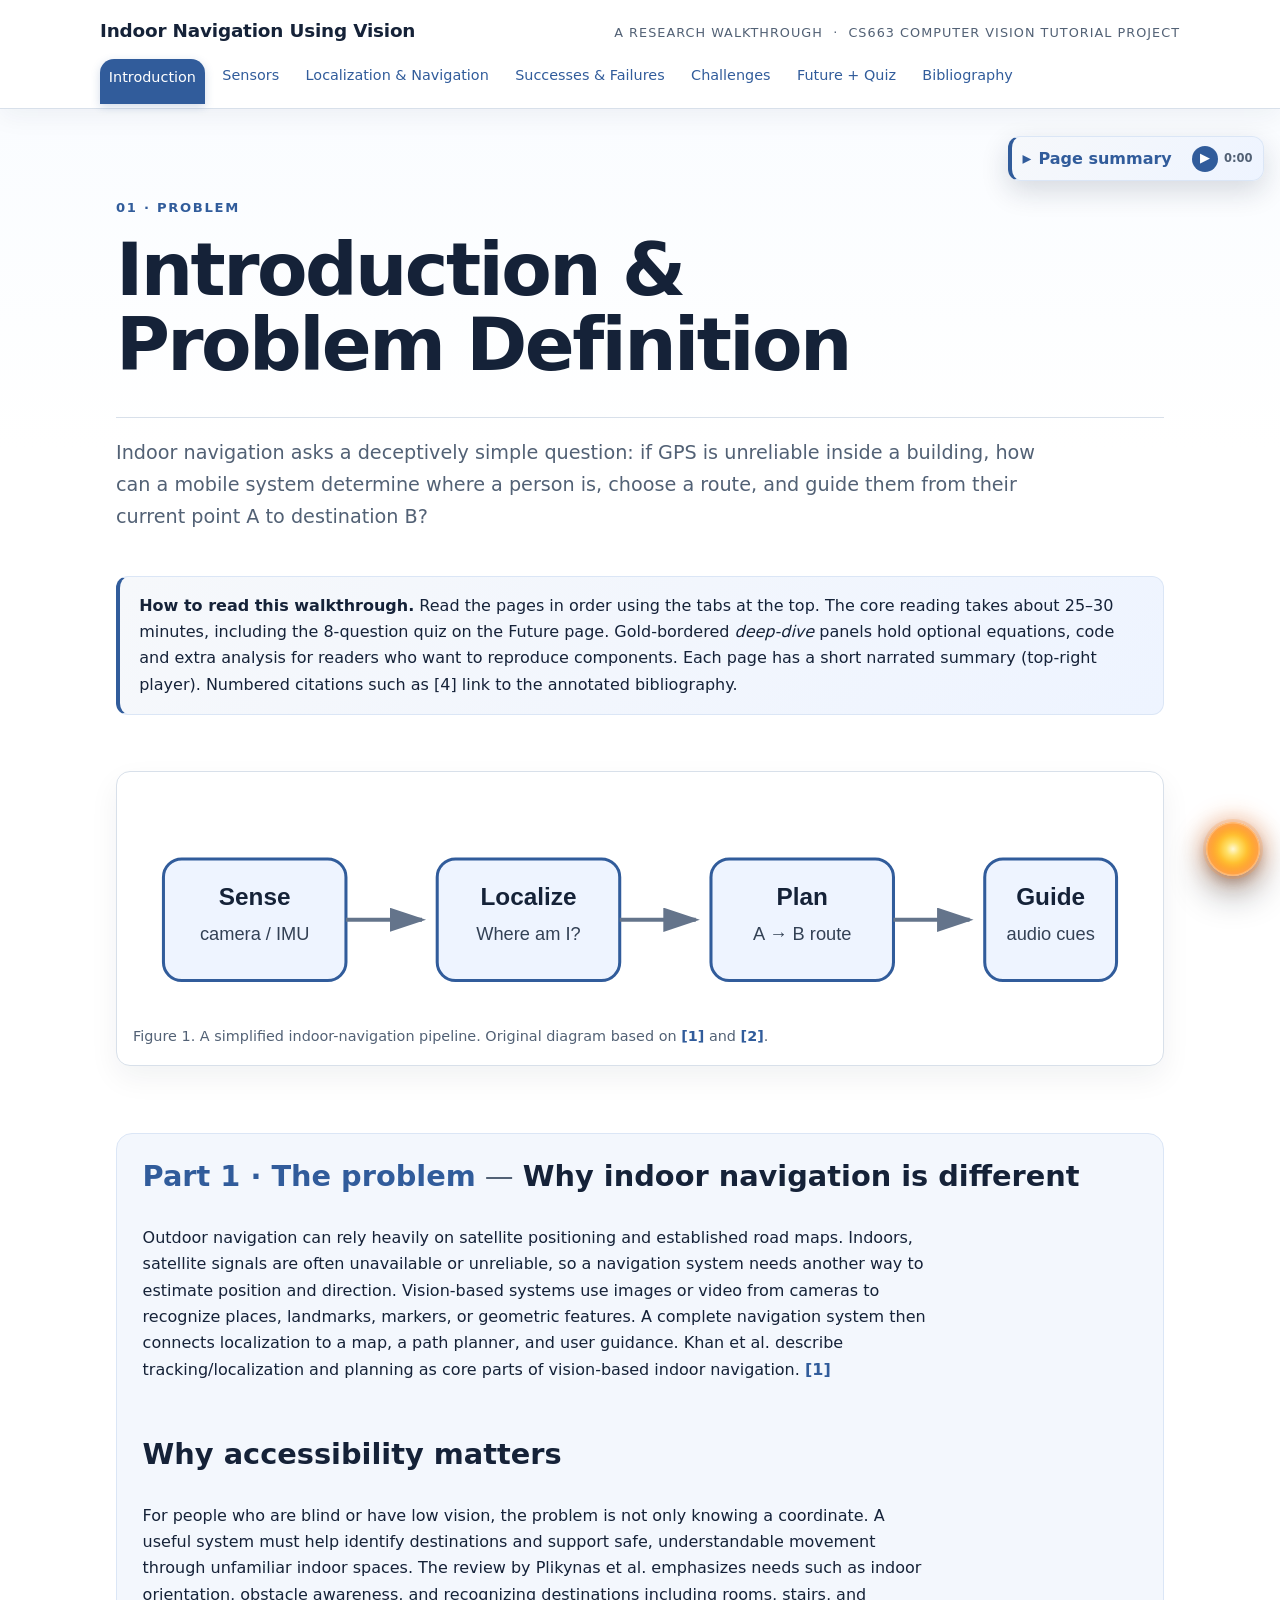
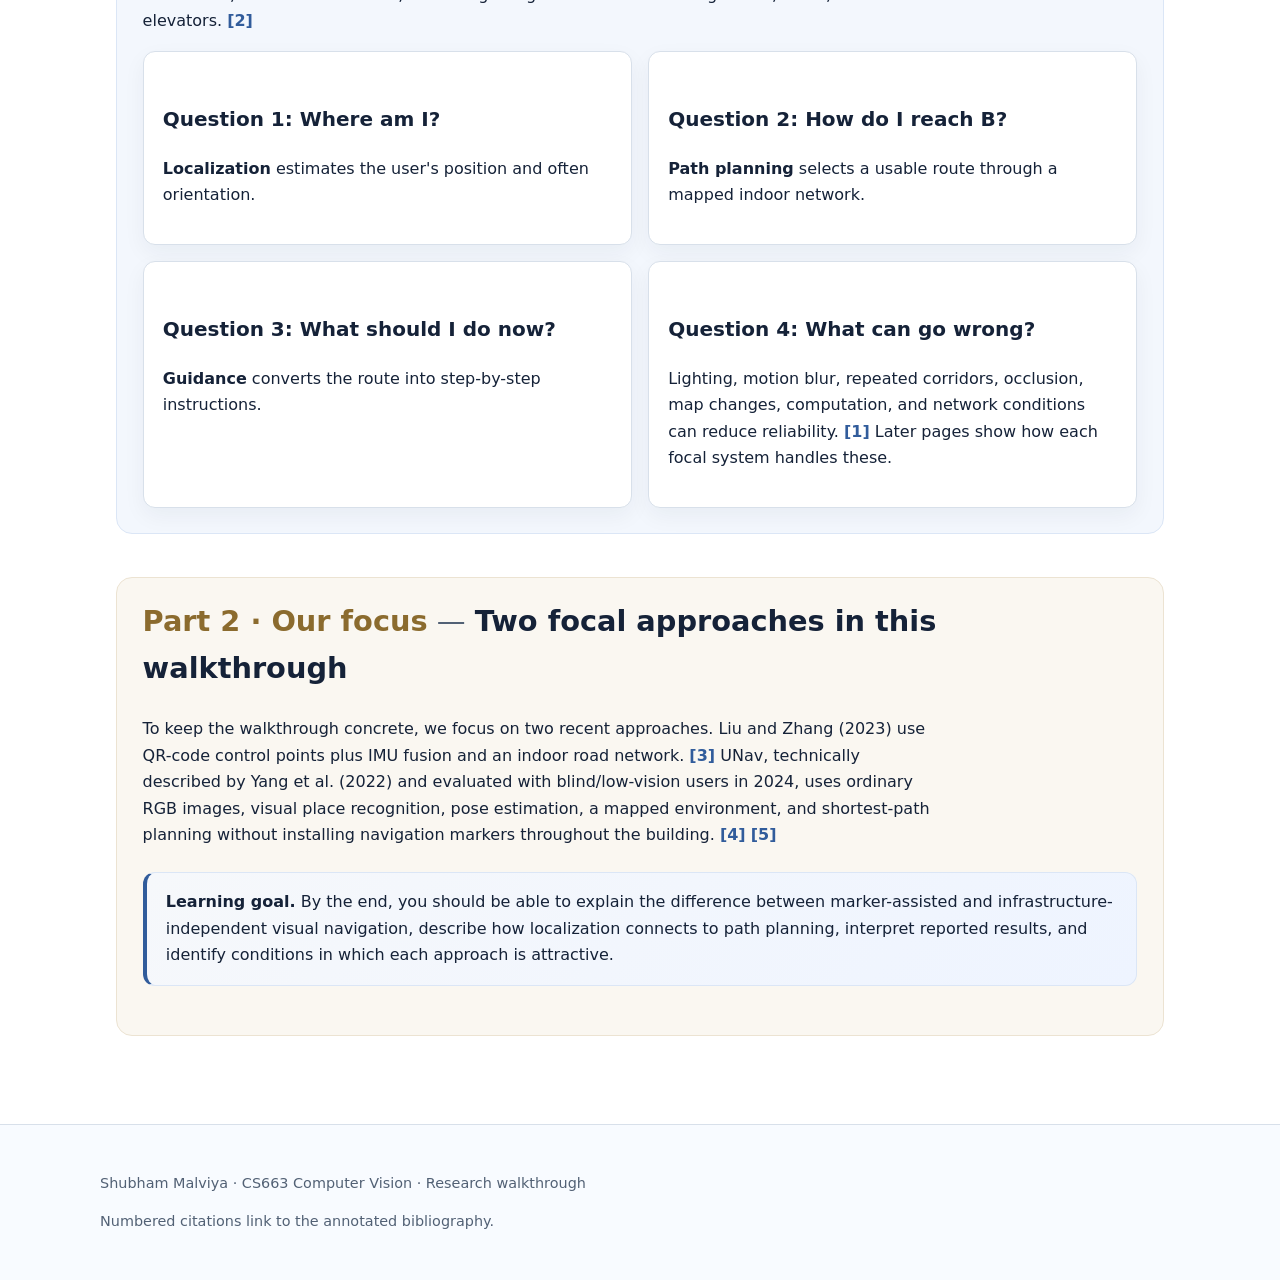
<file: index.html>
<!doctype html><html lang="en"><head><meta charset="utf-8"><meta name="viewport" content="width=device-width,initial-scale=1"><title>Introduction &amp; Problem Definition | Indoor Navigation Using Vision · Research Walkthrough</title><link rel="stylesheet" href="css/style.css?v=10"><script src="js/theme.js?v=10"></script><script src="js/audio.js?v=10" defer></script></head><body><header><div class="brand"><a class="brand-title" href="index.html">Indoor Navigation Using Vision</a><span class="brand-sub">A research walkthrough &nbsp;·&nbsp; CS663 Computer Vision tutorial project</span></div><nav aria-label="Main navigation"><a href="index.html" aria-current="page">Introduction</a><a href="sensors.html">Sensors</a><a href="navigation.html">Localization & Navigation</a><a href="results.html">Successes & Failures</a><a href="challenges.html">Challenges</a><a href="future.html">Future + Quiz</a><a href="bibliography.html">Bibliography</a></nav></header><main><section class="hero"><p class="kicker">01 · Problem</p><h1>Introduction & Problem Definition</h1></section><details class="audio-box"><summary><span>Page summary</span><span class="audio-mini"><button class="audio-toggle" type="button" aria-label="Play narration">▶</button><span class="audio-time" aria-live="off">0:00</span></span></summary><audio controls preload="metadata"><source src="audio/intro.mp3" type="audio/mpeg">Your browser does not support embedded audio.</audio></details>
<p class="lead">Indoor navigation asks a deceptively simple question: if GPS is unreliable inside a building, how can a mobile system determine where a person is, choose a route, and guide them from their current point A to destination B?</p>
<div class="callout"><strong>How to read this walkthrough.</strong> Read the pages in order using the tabs at the top. The core reading takes about 25–30 minutes, including the 8-question quiz on the Future page. Gold-bordered <em>deep-dive</em> panels hold optional equations, code and extra analysis for readers who want to reproduce components. Each page has a short narrated summary (top-right player). Numbered citations such as [4] link to the annotated bibliography.</div>
<figure><img src="images/pipeline.svg" alt="Pipeline from sensing to localization, path planning and guidance"><figcaption>Figure 1. A simplified indoor-navigation pipeline. Original diagram based on <a class="cite" href="bibliography.html#ref1" aria-label="Reference 1">[1]</a> and <a class="cite" href="bibliography.html#ref2" aria-label="Reference 2">[2]</a>.</figcaption></figure>
<section class="group group-tint"><h2><span class="group-tag">Part 1 · The problem</span><span class="group-sep"> — </span>Why indoor navigation is different</h2><p>Outdoor navigation can rely heavily on satellite positioning and established road maps. Indoors, satellite signals are often unavailable or unreliable, so a navigation system needs another way to estimate position and direction. Vision-based systems use images or video from cameras to recognize places, landmarks, markers, or geometric features. A complete navigation system then connects localization to a map, a path planner, and user guidance. Khan et al. describe tracking/localization and planning as core parts of vision-based indoor navigation. <a class="cite" href="bibliography.html#ref1" aria-label="Reference 1">[1]</a></p>
<h2>Why accessibility matters</h2><p>For people who are blind or have low vision, the problem is not only knowing a coordinate. A useful system must help identify destinations and support safe, understandable movement through unfamiliar indoor spaces. The review by Plikynas et al. emphasizes needs such as indoor orientation, obstacle awareness, and recognizing destinations including rooms, stairs, and elevators. <a class="cite" href="bibliography.html#ref2" aria-label="Reference 2">[2]</a></p>
<div class="grid"><div class="card"><h3>Question 1: Where am I?</h3><p><strong>Localization</strong> estimates the user's position and often orientation.</p></div><div class="card"><h3>Question 2: How do I reach B?</h3><p><strong>Path planning</strong> selects a usable route through a mapped indoor network.</p></div><div class="card"><h3>Question 3: What should I do now?</h3><p><strong>Guidance</strong> converts the route into step-by-step instructions.</p></div><div class="card"><h3>Question 4: What can go wrong?</h3><p>Lighting, motion blur, repeated corridors, occlusion, map changes, computation, and network conditions can reduce reliability. <a class="cite" href="bibliography.html#ref1" aria-label="Reference 1">[1]</a> Later pages show how each focal system handles these.</p></div></div>
</section>
<section class="group group-warm"><h2><span class="group-tag">Part 2 · Our focus</span><span class="group-sep"> — </span>Two focal approaches in this walkthrough</h2><p>To keep the walkthrough concrete, we focus on two recent approaches. Liu and Zhang (2023) use QR-code control points plus IMU fusion and an indoor road network. <a class="cite" href="bibliography.html#ref3" aria-label="Reference 3">[3]</a> UNav, technically described by Yang et al. (2022) and evaluated with blind/low-vision users in 2024, uses ordinary RGB images, visual place recognition, pose estimation, a mapped environment, and shortest-path planning without installing navigation markers throughout the building. <a class="cite" href="bibliography.html#ref4" aria-label="Reference 4">[4]</a> <a class="cite" href="bibliography.html#ref5" aria-label="Reference 5">[5]</a></p>
<div class="callout"><strong>Learning goal.</strong> By the end, you should be able to explain the difference between marker-assisted and infrastructure-independent visual navigation, describe how localization connects to path planning, interpret reported results, and identify conditions in which each approach is attractive.</div>
</section>
</main><footer><p>Shubham Malviya · CS663 Computer Vision · Research walkthrough</p><p>Numbered citations link to the annotated bibliography.</p></footer></body></html>
</file>
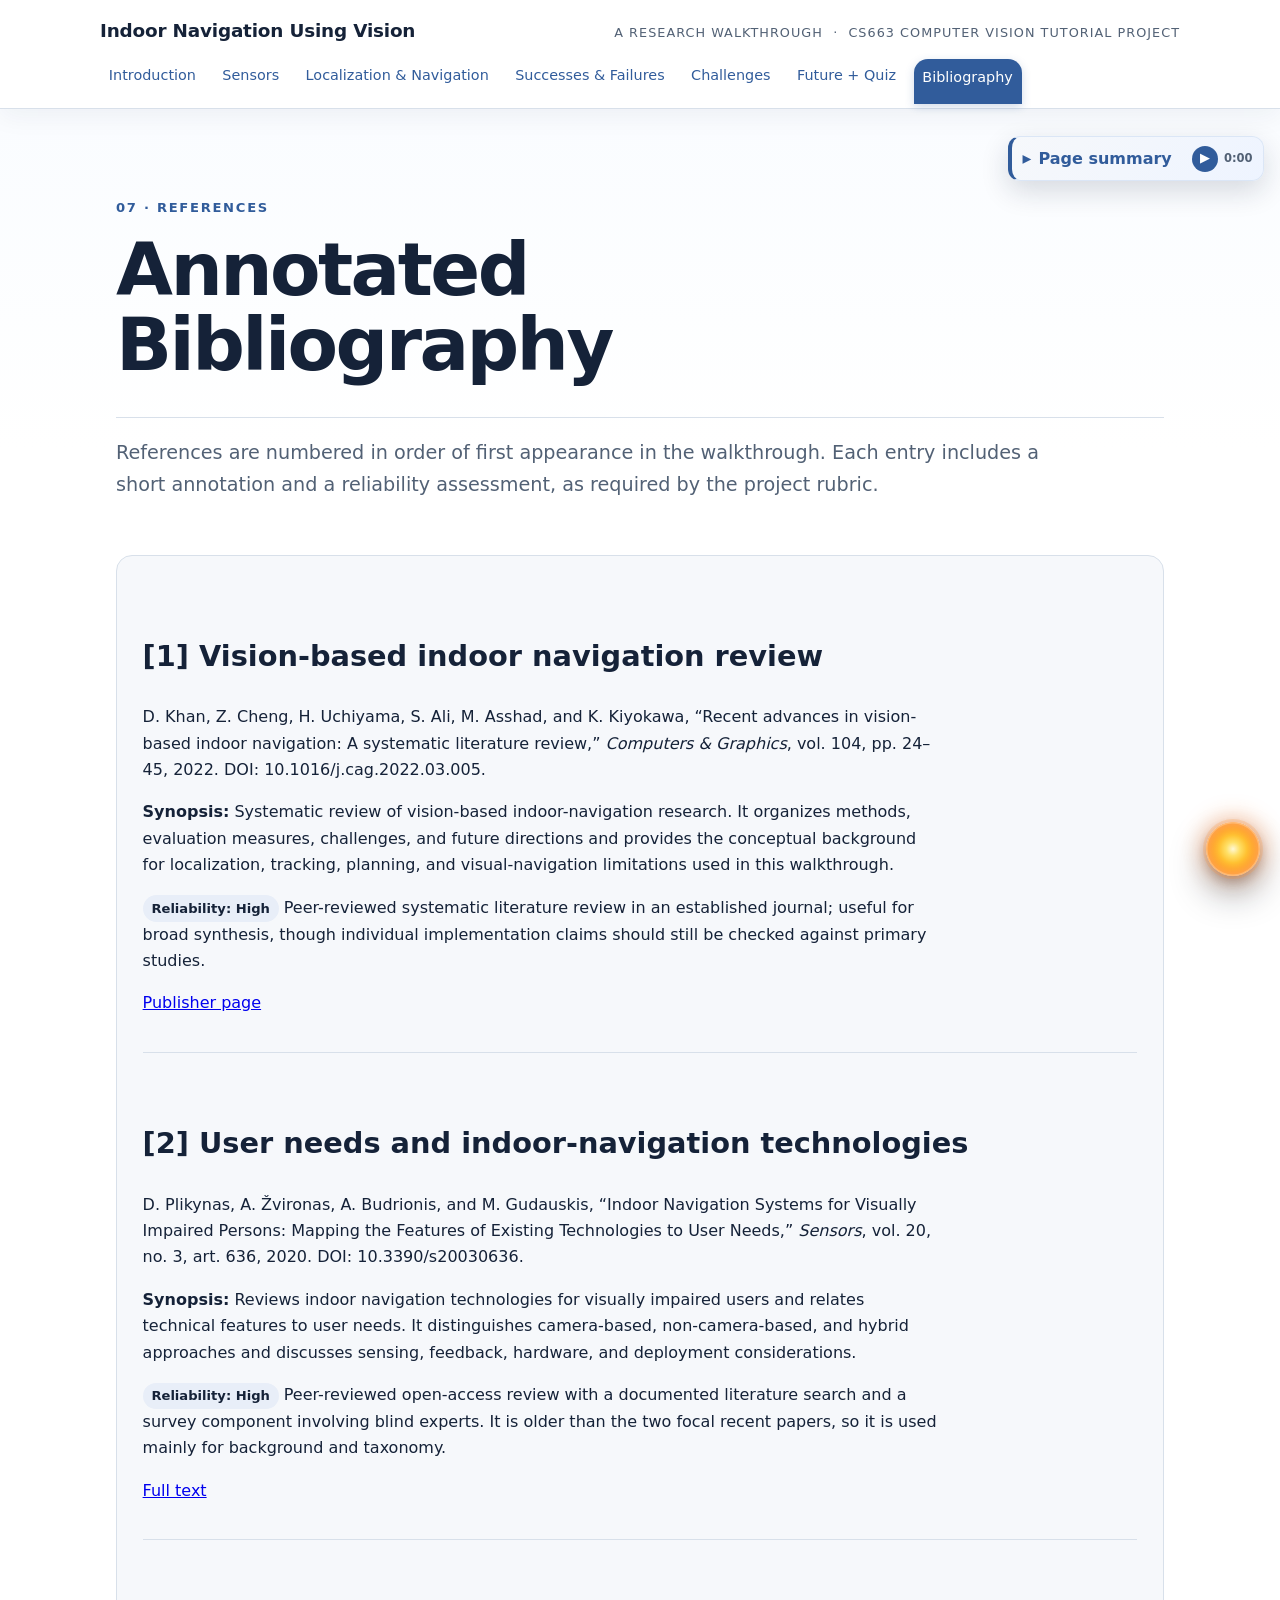
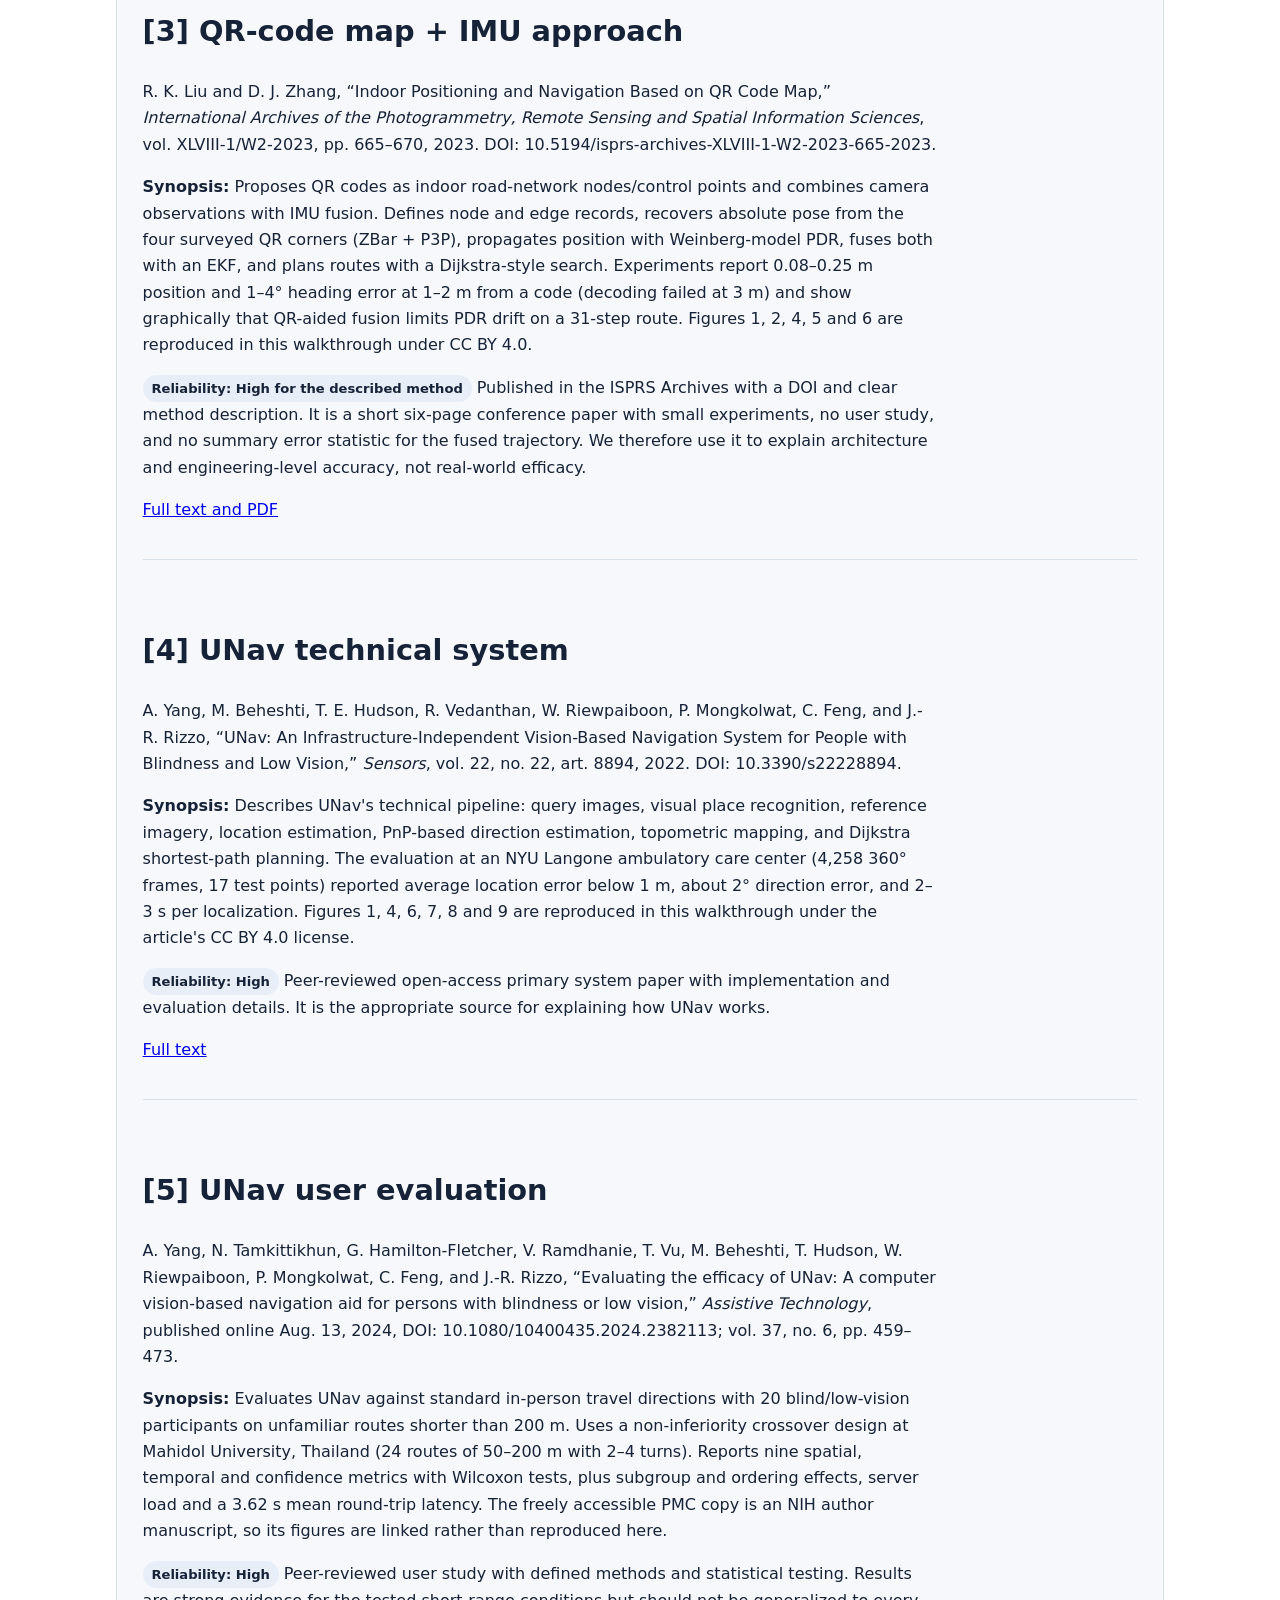
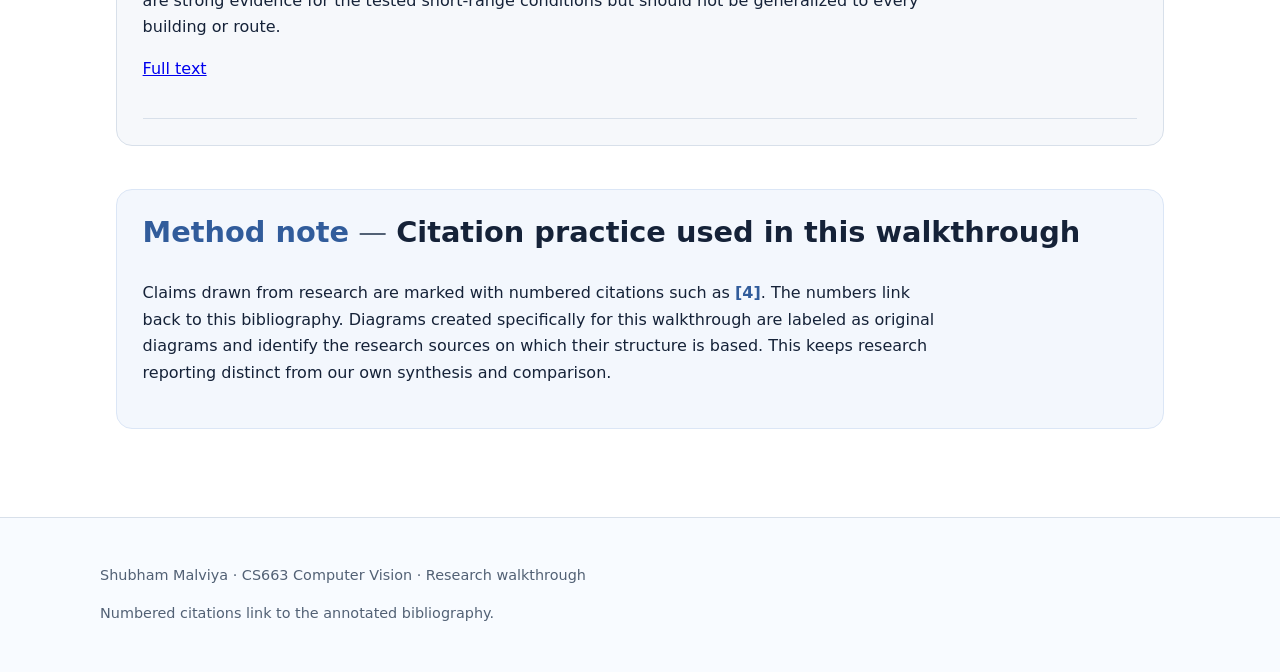
<file: bibliography.html>
<!doctype html><html lang="en"><head><meta charset="utf-8"><meta name="viewport" content="width=device-width,initial-scale=1"><title>Annotated Bibliography | Indoor Navigation Using Vision · Research Walkthrough</title><link rel="stylesheet" href="css/style.css?v=10"><script src="js/theme.js?v=10"></script><script src="js/audio.js?v=10" defer></script></head><body><header><div class="brand"><a class="brand-title" href="index.html">Indoor Navigation Using Vision</a><span class="brand-sub">A research walkthrough &nbsp;·&nbsp; CS663 Computer Vision tutorial project</span></div><nav aria-label="Main navigation"><a href="index.html">Introduction</a><a href="sensors.html">Sensors</a><a href="navigation.html">Localization & Navigation</a><a href="results.html">Successes & Failures</a><a href="challenges.html">Challenges</a><a href="future.html">Future + Quiz</a><a href="bibliography.html" aria-current="page">Bibliography</a></nav></header><main><section class="hero"><p class="kicker">07 · References</p><h1>Annotated Bibliography</h1></section><details class="audio-box"><summary><span>Page summary</span><span class="audio-mini"><button class="audio-toggle" type="button" aria-label="Play narration">▶</button><span class="audio-time" aria-live="off">0:00</span></span></summary><audio controls preload="metadata"><source src="audio/bibliography.mp3" type="audio/mpeg">Your browser does not support embedded audio.</audio></details>
<p class="lead">References are numbered in order of first appearance in the walkthrough. Each entry includes a short annotation and a reliability assessment, as required by the project rubric.</p>
<section class="group group-neutral"><div class="ref" id="ref1"><h2>[1] Vision-based indoor navigation review</h2><p>D. Khan, Z. Cheng, H. Uchiyama, S. Ali, M. Asshad, and K. Kiyokawa, “Recent advances in vision-based indoor navigation: A systematic literature review,” <em>Computers &amp; Graphics</em>, vol. 104, pp. 24–45, 2022. DOI: 10.1016/j.cag.2022.03.005.</p><p><strong>Synopsis:</strong> Systematic review of vision-based indoor-navigation research. It organizes methods, evaluation measures, challenges, and future directions and provides the conceptual background for localization, tracking, planning, and visual-navigation limitations used in this walkthrough.</p><p><span class="rating">Reliability: High</span> Peer-reviewed systematic literature review in an established journal; useful for broad synthesis, though individual implementation claims should still be checked against primary studies.</p><p><a href="https://www.sciencedirect.com/science/article/pii/S0097849322000371">Publisher page</a></p></div>
<div class="ref" id="ref2"><h2>[2] User needs and indoor-navigation technologies</h2><p>D. Plikynas, A. Žvironas, A. Budrionis, and M. Gudauskis, “Indoor Navigation Systems for Visually Impaired Persons: Mapping the Features of Existing Technologies to User Needs,” <em>Sensors</em>, vol. 20, no. 3, art. 636, 2020. DOI: 10.3390/s20030636.</p><p><strong>Synopsis:</strong> Reviews indoor navigation technologies for visually impaired users and relates technical features to user needs. It distinguishes camera-based, non-camera-based, and hybrid approaches and discusses sensing, feedback, hardware, and deployment considerations.</p><p><span class="rating">Reliability: High</span> Peer-reviewed open-access review with a documented literature search and a survey component involving blind experts. It is older than the two focal recent papers, so it is used mainly for background and taxonomy.</p><p><a href="https://pmc.ncbi.nlm.nih.gov/articles/PMC7038337/">Full text</a></p></div>
<div class="ref" id="ref3"><h2>[3] QR-code map + IMU approach</h2><p>R. K. Liu and D. J. Zhang, “Indoor Positioning and Navigation Based on QR Code Map,” <em>International Archives of the Photogrammetry, Remote Sensing and Spatial Information Sciences</em>, vol. XLVIII-1/W2-2023, pp. 665–670, 2023. DOI: 10.5194/isprs-archives-XLVIII-1-W2-2023-665-2023.</p><p><strong>Synopsis:</strong> Proposes QR codes as indoor road-network nodes/control points and combines camera observations with IMU fusion. Defines node and edge records, recovers absolute pose from the four surveyed QR corners (ZBar + P3P), propagates position with Weinberg-model PDR, fuses both with an EKF, and plans routes with a Dijkstra-style search. Experiments report 0.08–0.25 m position and 1–4° heading error at 1–2 m from a code (decoding failed at 3 m) and show graphically that QR-aided fusion limits PDR drift on a 31-step route. Figures 1, 2, 4, 5 and 6 are reproduced in this walkthrough under CC BY 4.0.</p><p><span class="rating">Reliability: High for the described method</span> Published in the ISPRS Archives with a DOI and clear method description. It is a short six-page conference paper with small experiments, no user study, and no summary error statistic for the fused trajectory. We therefore use it to explain architecture and engineering-level accuracy, not real-world efficacy.</p><p><a href="https://isprs-archives.copernicus.org/articles/XLVIII-1-W2-2023/665/2023/">Full text and PDF</a></p></div>
<div class="ref" id="ref4"><h2>[4] UNav technical system</h2><p>A. Yang, M. Beheshti, T. E. Hudson, R. Vedanthan, W. Riewpaiboon, P. Mongkolwat, C. Feng, and J.-R. Rizzo, “UNav: An Infrastructure-Independent Vision-Based Navigation System for People with Blindness and Low Vision,” <em>Sensors</em>, vol. 22, no. 22, art. 8894, 2022. DOI: 10.3390/s22228894.</p><p><strong>Synopsis:</strong> Describes UNav's technical pipeline: query images, visual place recognition, reference imagery, location estimation, PnP-based direction estimation, topometric mapping, and Dijkstra shortest-path planning. The evaluation at an NYU Langone ambulatory care center (4,258 360° frames, 17 test points) reported average location error below 1 m, about 2° direction error, and 2–3 s per localization. Figures 1, 4, 6, 7, 8 and 9 are reproduced in this walkthrough under the article's CC BY 4.0 license.</p><p><span class="rating">Reliability: High</span> Peer-reviewed open-access primary system paper with implementation and evaluation details. It is the appropriate source for explaining how UNav works.</p><p><a href="https://pmc.ncbi.nlm.nih.gov/articles/PMC9696753/">Full text</a></p></div>
<div class="ref" id="ref5"><h2>[5] UNav user evaluation</h2><p>A. Yang, N. Tamkittikhun, G. Hamilton-Fletcher, V. Ramdhanie, T. Vu, M. Beheshti, T. Hudson, W. Riewpaiboon, P. Mongkolwat, C. Feng, and J.-R. Rizzo, “Evaluating the efficacy of UNav: A computer vision-based navigation aid for persons with blindness or low vision,” <em>Assistive Technology</em>, published online Aug. 13, 2024, DOI: 10.1080/10400435.2024.2382113; vol. 37, no. 6, pp. 459–473.</p><p><strong>Synopsis:</strong> Evaluates UNav against standard in-person travel directions with 20 blind/low-vision participants on unfamiliar routes shorter than 200 m. Uses a non-inferiority crossover design at Mahidol University, Thailand (24 routes of 50–200 m with 2–4 turns). Reports nine spatial, temporal and confidence metrics with Wilcoxon tests, plus subgroup and ordering effects, server load and a 3.62 s mean round-trip latency. The freely accessible PMC copy is an NIH author manuscript, so its figures are linked rather than reproduced here.</p><p><span class="rating">Reliability: High</span> Peer-reviewed user study with defined methods and statistical testing. Results are strong evidence for the tested short-range conditions but should not be generalized to every building or route.</p><p><a href="https://pmc.ncbi.nlm.nih.gov/articles/PMC11822047/">Full text</a></p></div>
</section>
<section class="group group-tint"><h2><span class="group-tag">Method note</span><span class="group-sep"> — </span>Citation practice used in this walkthrough</h2><p>Claims drawn from research are marked with numbered citations such as <a class="cite" href="bibliography.html#ref4" aria-label="Reference 4">[4]</a>. The numbers link back to this bibliography. Diagrams created specifically for this walkthrough are labeled as original diagrams and identify the research sources on which their structure is based. This keeps research reporting distinct from our own synthesis and comparison.</p>
</section>
</main><footer><p>Shubham Malviya · CS663 Computer Vision · Research walkthrough</p><p>Numbered citations link to the annotated bibliography.</p></footer></body></html>
</file>
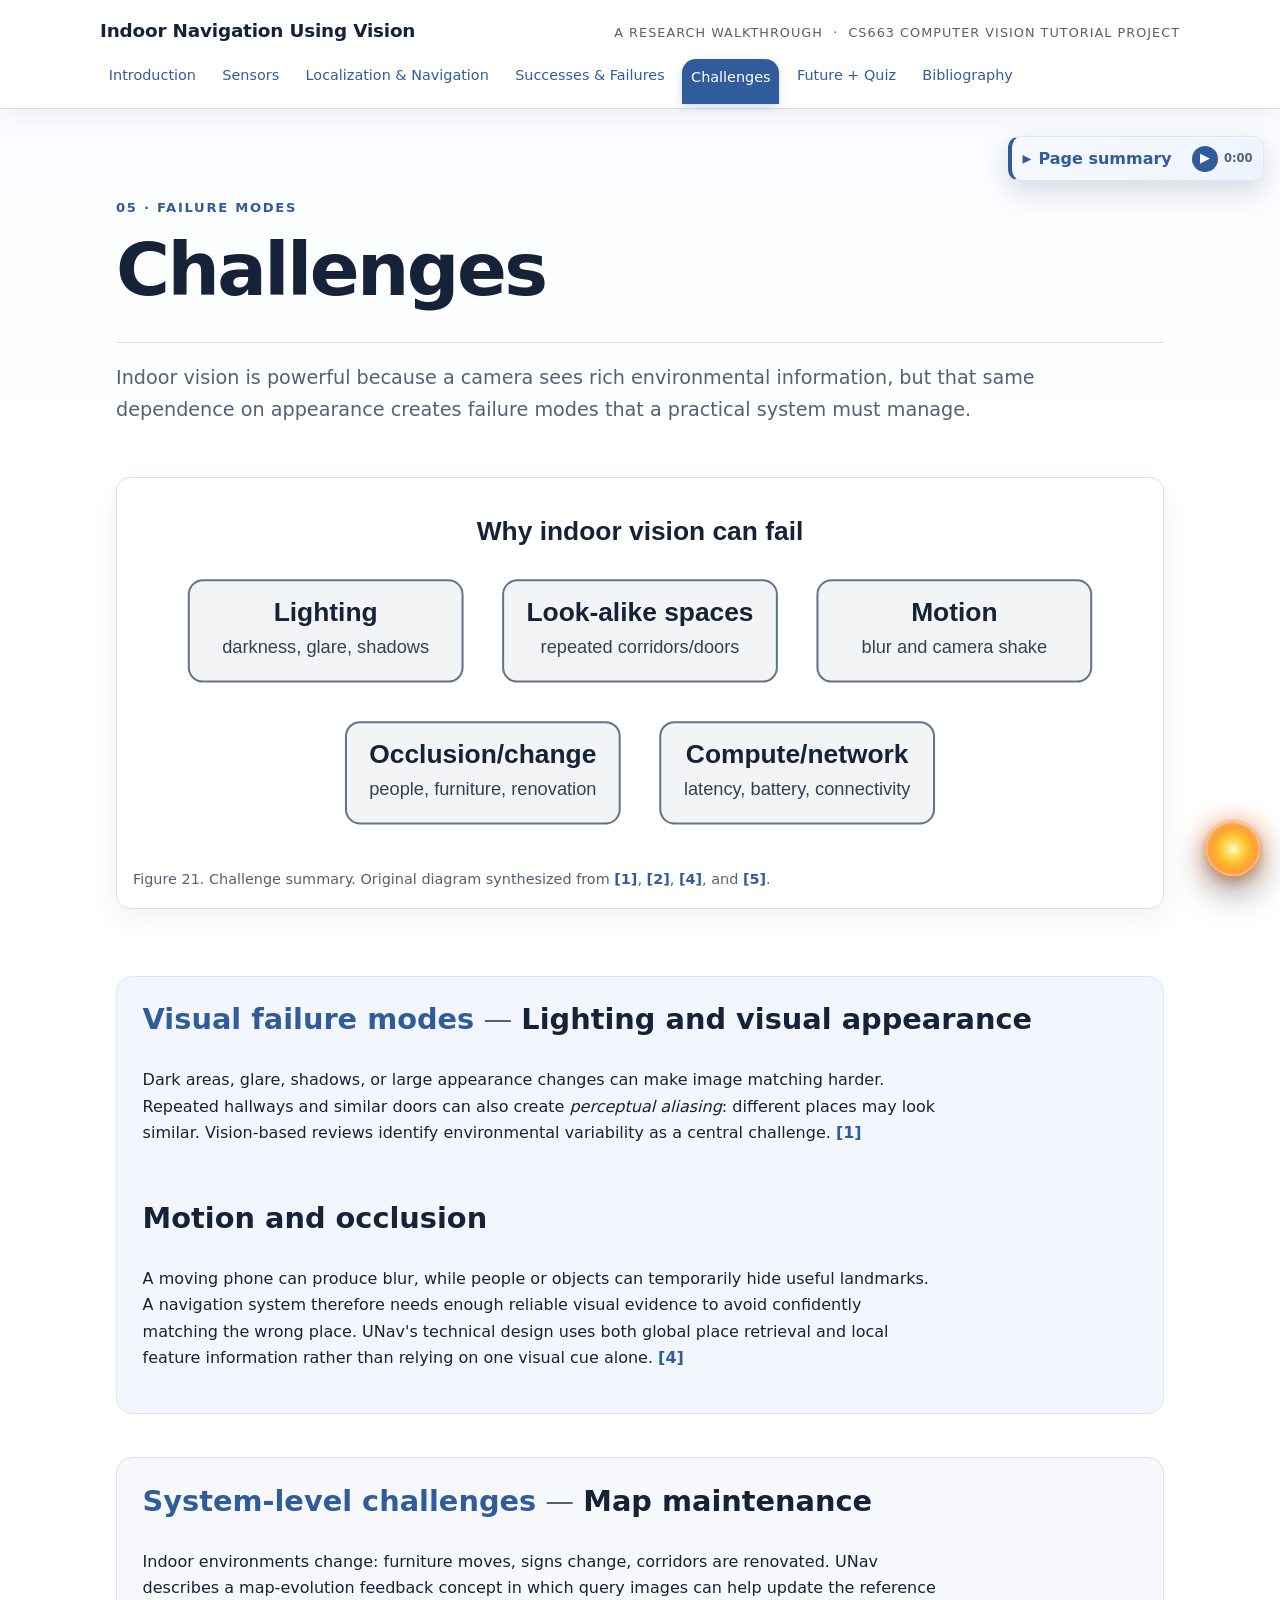
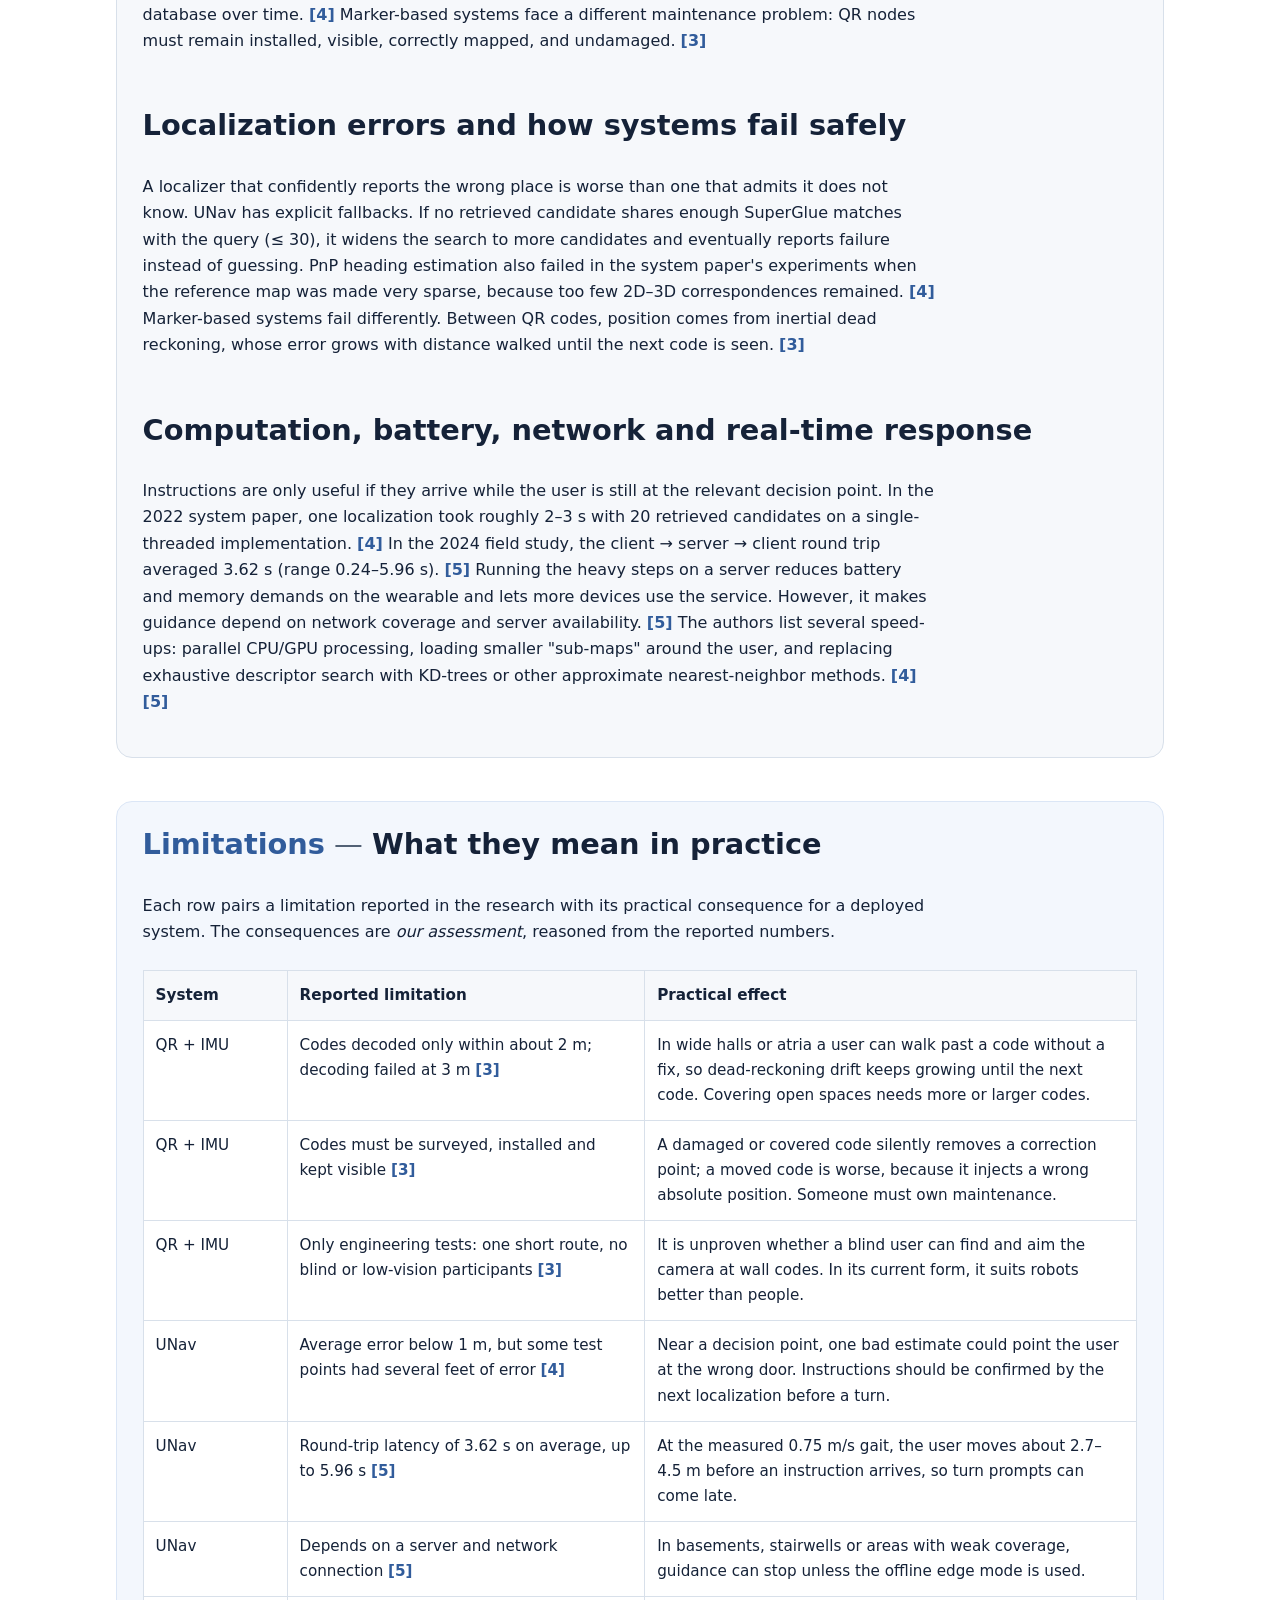
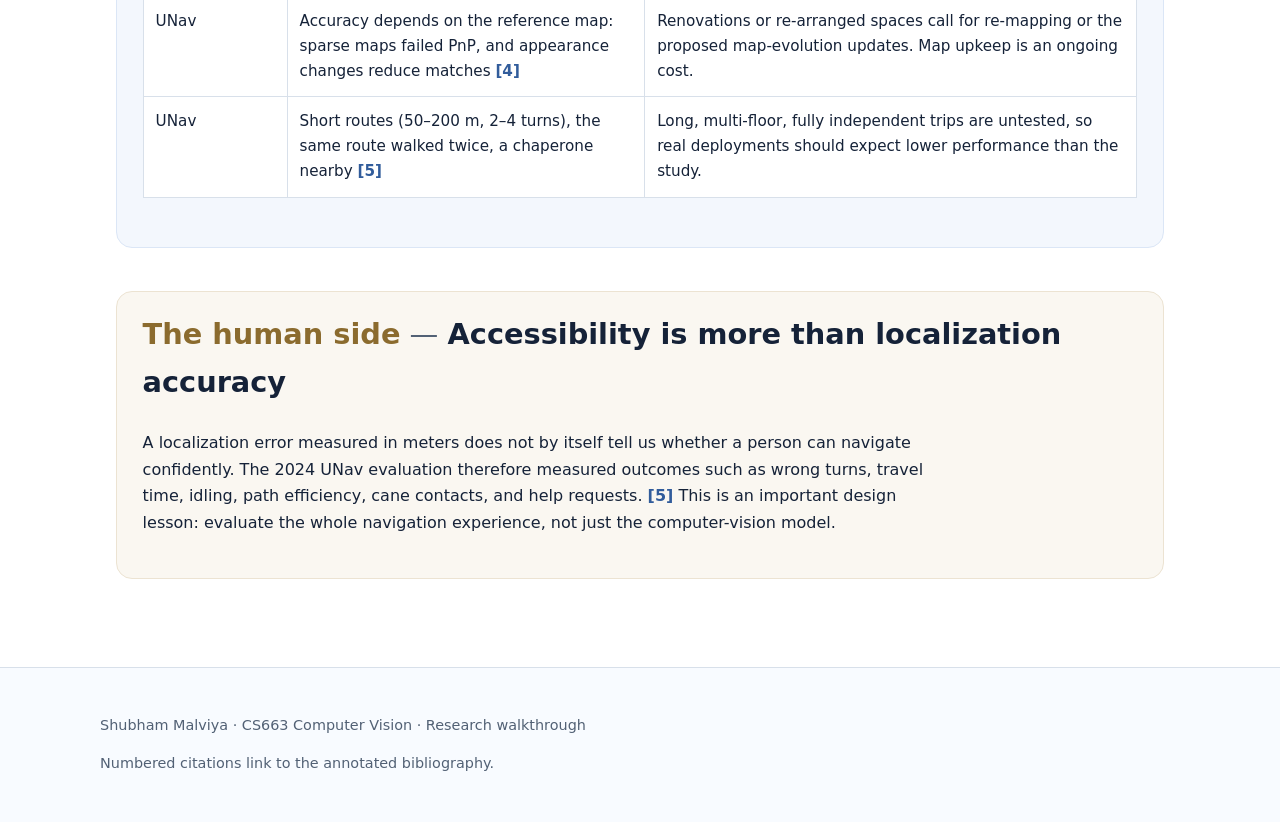
<file: challenges.html>
<!doctype html><html lang="en"><head><meta charset="utf-8"><meta name="viewport" content="width=device-width,initial-scale=1"><title>Challenges | Indoor Navigation Using Vision · Research Walkthrough</title><link rel="stylesheet" href="css/style.css?v=10"><script src="js/theme.js?v=10"></script><script src="js/audio.js?v=10" defer></script></head><body><header><div class="brand"><a class="brand-title" href="index.html">Indoor Navigation Using Vision</a><span class="brand-sub">A research walkthrough &nbsp;·&nbsp; CS663 Computer Vision tutorial project</span></div><nav aria-label="Main navigation"><a href="index.html">Introduction</a><a href="sensors.html">Sensors</a><a href="navigation.html">Localization & Navigation</a><a href="results.html">Successes & Failures</a><a href="challenges.html" aria-current="page">Challenges</a><a href="future.html">Future + Quiz</a><a href="bibliography.html">Bibliography</a></nav></header><main><section class="hero"><p class="kicker">05 · Failure modes</p><h1>Challenges</h1></section><details class="audio-box"><summary><span>Page summary</span><span class="audio-mini"><button class="audio-toggle" type="button" aria-label="Play narration">▶</button><span class="audio-time" aria-live="off">0:00</span></span></summary><audio controls preload="metadata"><source src="audio/challenges.mp3" type="audio/mpeg">Your browser does not support embedded audio.</audio></details>
<p class="lead">Indoor vision is powerful because a camera sees rich environmental information, but that same dependence on appearance creates failure modes that a practical system must manage.</p>
<figure><img src="images/challenges.svg" alt="Five common challenges for indoor vision navigation"><figcaption>Figure 21. Challenge summary. Original diagram synthesized from <a class="cite" href="bibliography.html#ref1" aria-label="Reference 1">[1]</a>, <a class="cite" href="bibliography.html#ref2" aria-label="Reference 2">[2]</a>, <a class="cite" href="bibliography.html#ref4" aria-label="Reference 4">[4]</a>, and <a class="cite" href="bibliography.html#ref5" aria-label="Reference 5">[5]</a>.</figcaption></figure>
<section class="group group-tint"><h2><span class="group-tag">Visual failure modes</span><span class="group-sep"> — </span>Lighting and visual appearance</h2><p>Dark areas, glare, shadows, or large appearance changes can make image matching harder. Repeated hallways and similar doors can also create <em>perceptual aliasing</em>: different places may look similar. Vision-based reviews identify environmental variability as a central challenge. <a class="cite" href="bibliography.html#ref1" aria-label="Reference 1">[1]</a></p>
<h2>Motion and occlusion</h2><p>A moving phone can produce blur, while people or objects can temporarily hide useful landmarks. A navigation system therefore needs enough reliable visual evidence to avoid confidently matching the wrong place. UNav's technical design uses both global place retrieval and local feature information rather than relying on one visual cue alone. <a class="cite" href="bibliography.html#ref4" aria-label="Reference 4">[4]</a></p>
</section>
<section class="group group-neutral"><h2><span class="group-tag">System-level challenges</span><span class="group-sep"> — </span>Map maintenance</h2><p>Indoor environments change: furniture moves, signs change, corridors are renovated. UNav describes a map-evolution feedback concept in which query images can help update the reference database over time. <a class="cite" href="bibliography.html#ref4" aria-label="Reference 4">[4]</a> Marker-based systems face a different maintenance problem: QR nodes must remain installed, visible, correctly mapped, and undamaged. <a class="cite" href="bibliography.html#ref3" aria-label="Reference 3">[3]</a></p>
<h2>Localization errors and how systems fail safely</h2>
<p>A localizer that confidently reports the wrong place is worse than one that admits it does not know. UNav has explicit fallbacks. If no retrieved candidate shares enough SuperGlue matches with the query (≤ 30), it widens the search to more candidates and eventually reports failure instead of guessing. PnP heading estimation also failed in the system paper's experiments when the reference map was made very sparse, because too few 2D–3D correspondences remained. <a class="cite" href="bibliography.html#ref4" aria-label="Reference 4">[4]</a> Marker-based systems fail differently. Between QR codes, position comes from inertial dead reckoning, whose error grows with distance walked until the next code is seen. <a class="cite" href="bibliography.html#ref3" aria-label="Reference 3">[3]</a></p>
<h2>Computation, battery, network and real-time response</h2>
<p>Instructions are only useful if they arrive while the user is still at the relevant decision point. In the 2022 system paper, one localization took roughly 2–3 s with 20 retrieved candidates on a single-threaded implementation. <a class="cite" href="bibliography.html#ref4" aria-label="Reference 4">[4]</a> In the 2024 field study, the client → server → client round trip averaged 3.62 s (range 0.24–5.96 s). <a class="cite" href="bibliography.html#ref5" aria-label="Reference 5">[5]</a> Running the heavy steps on a server reduces battery and memory demands on the wearable and lets more devices use the service. However, it makes guidance depend on network coverage and server availability. <a class="cite" href="bibliography.html#ref5" aria-label="Reference 5">[5]</a> The authors list several speed-ups: parallel CPU/GPU processing, loading smaller "sub-maps" around the user, and replacing exhaustive descriptor search with KD-trees or other approximate nearest-neighbor methods. <a class="cite" href="bibliography.html#ref4" aria-label="Reference 4">[4]</a> <a class="cite" href="bibliography.html#ref5" aria-label="Reference 5">[5]</a></p>
</section>
<section class="group group-tint"><h2><span class="group-tag">Limitations</span><span class="group-sep"> — </span>What they mean in practice</h2>
<p>Each row pairs a limitation reported in the research with its practical consequence for a deployed system. The consequences are <em>our assessment</em>, reasoned from the reported numbers.</p>
<table><thead><tr><th>System</th><th>Reported limitation</th><th>Practical effect</th></tr></thead><tbody>
<tr><td>QR + IMU</td><td>Codes decoded only within about 2 m; decoding failed at 3 m <a class="cite" href="bibliography.html#ref3" aria-label="Reference 3">[3]</a></td><td>In wide halls or atria a user can walk past a code without a fix, so dead-reckoning drift keeps growing until the next code. Covering open spaces needs more or larger codes.</td></tr>
<tr><td>QR + IMU</td><td>Codes must be surveyed, installed and kept visible <a class="cite" href="bibliography.html#ref3" aria-label="Reference 3">[3]</a></td><td>A damaged or covered code silently removes a correction point; a moved code is worse, because it injects a wrong absolute position. Someone must own maintenance.</td></tr>
<tr><td>QR + IMU</td><td>Only engineering tests: one short route, no blind or low-vision participants <a class="cite" href="bibliography.html#ref3" aria-label="Reference 3">[3]</a></td><td>It is unproven whether a blind user can find and aim the camera at wall codes. In its current form, it suits robots better than people.</td></tr>
<tr><td>UNav</td><td>Average error below 1 m, but some test points had several feet of error <a class="cite" href="bibliography.html#ref4" aria-label="Reference 4">[4]</a></td><td>Near a decision point, one bad estimate could point the user at the wrong door. Instructions should be confirmed by the next localization before a turn.</td></tr>
<tr><td>UNav</td><td>Round-trip latency of 3.62 s on average, up to 5.96 s <a class="cite" href="bibliography.html#ref5" aria-label="Reference 5">[5]</a></td><td>At the measured 0.75 m/s gait, the user moves about 2.7–4.5 m before an instruction arrives, so turn prompts can come late.</td></tr>
<tr><td>UNav</td><td>Depends on a server and network connection <a class="cite" href="bibliography.html#ref5" aria-label="Reference 5">[5]</a></td><td>In basements, stairwells or areas with weak coverage, guidance can stop unless the offline edge mode is used.</td></tr>
<tr><td>UNav</td><td>Accuracy depends on the reference map: sparse maps failed PnP, and appearance changes reduce matches <a class="cite" href="bibliography.html#ref4" aria-label="Reference 4">[4]</a></td><td>Renovations or re-arranged spaces call for re-mapping or the proposed map-evolution updates. Map upkeep is an ongoing cost.</td></tr>
<tr><td>UNav</td><td>Short routes (50–200 m, 2–4 turns), the same route walked twice, a chaperone nearby <a class="cite" href="bibliography.html#ref5" aria-label="Reference 5">[5]</a></td><td>Long, multi-floor, fully independent trips are untested, so real deployments should expect lower performance than the study.</td></tr>
</tbody></table>
</section>
<section class="group group-warm"><h2><span class="group-tag">The human side</span><span class="group-sep"> — </span>Accessibility is more than localization accuracy</h2><p>A localization error measured in meters does not by itself tell us whether a person can navigate confidently. The 2024 UNav evaluation therefore measured outcomes such as wrong turns, travel time, idling, path efficiency, cane contacts, and help requests. <a class="cite" href="bibliography.html#ref5" aria-label="Reference 5">[5]</a> This is an important design lesson: evaluate the whole navigation experience, not just the computer-vision model.</p>
</section>
</main><footer><p>Shubham Malviya · CS663 Computer Vision · Research walkthrough</p><p>Numbered citations link to the annotated bibliography.</p></footer></body></html>
</file>
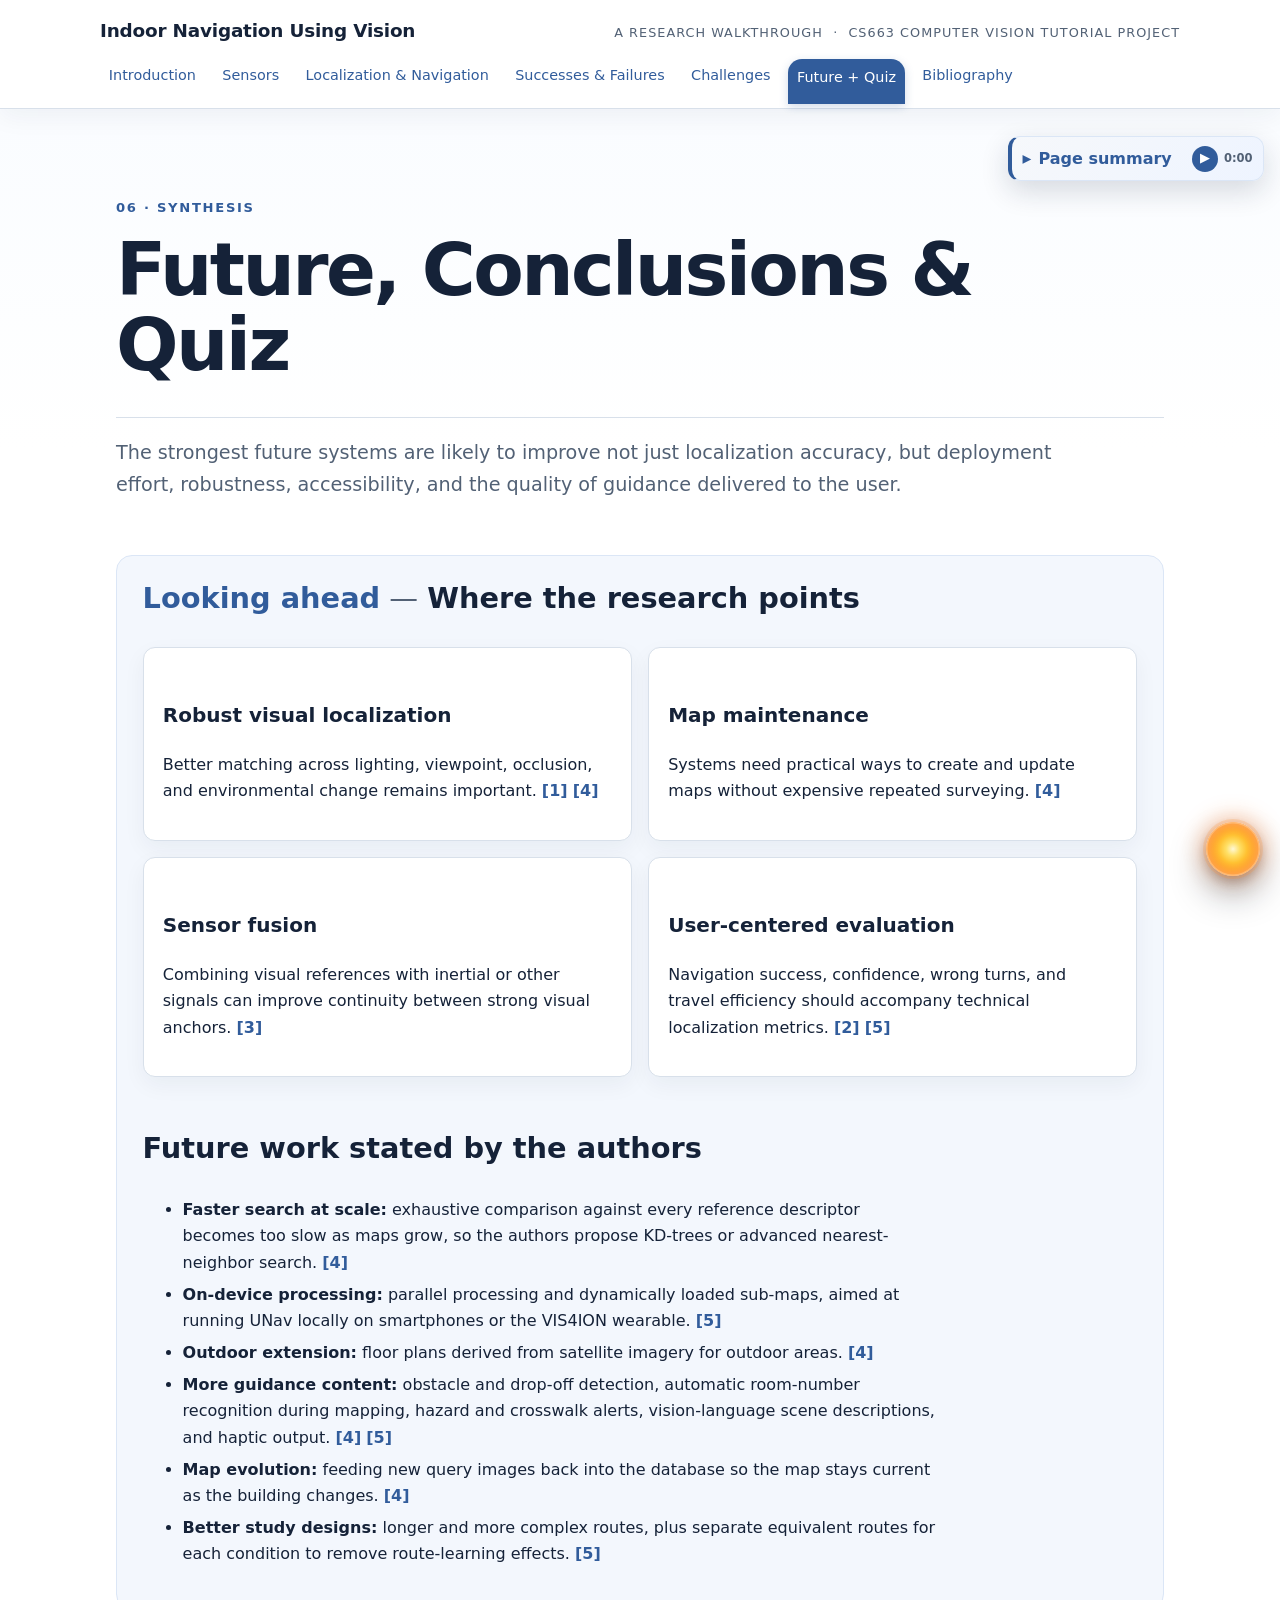
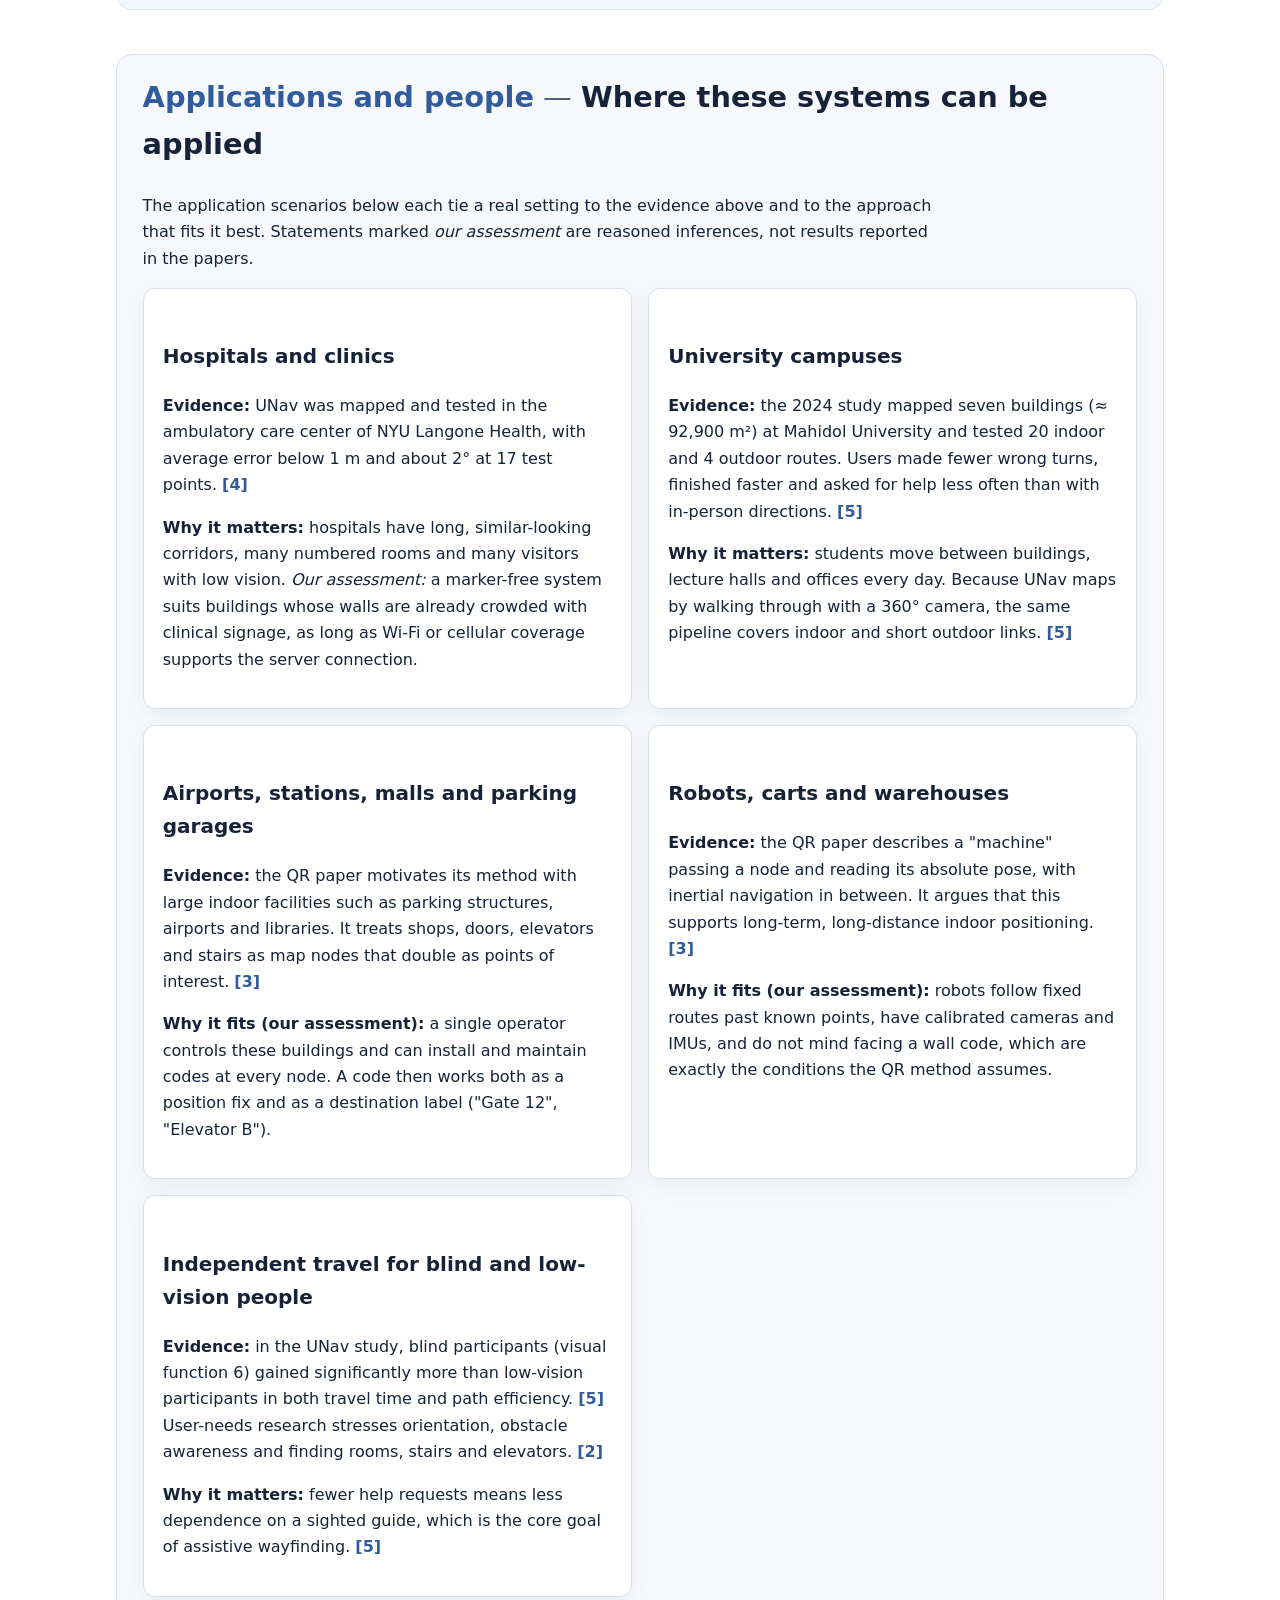
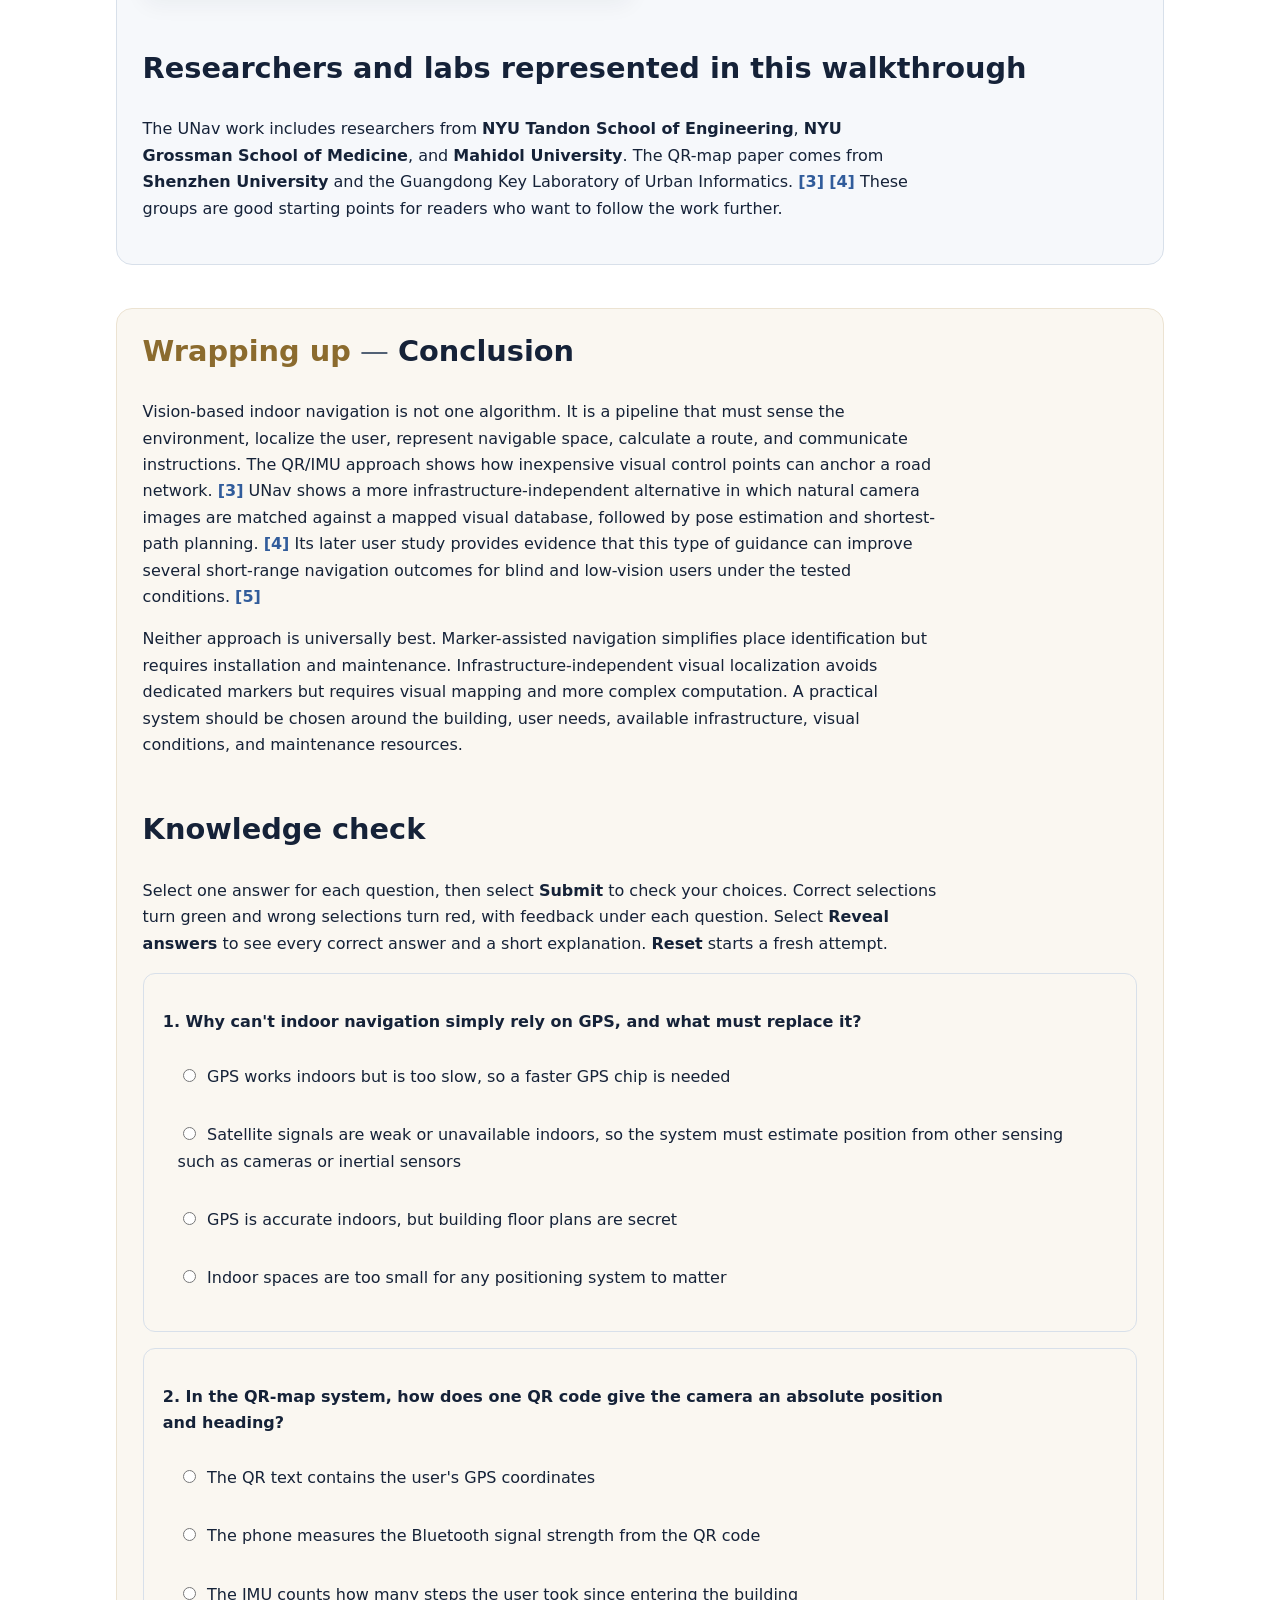
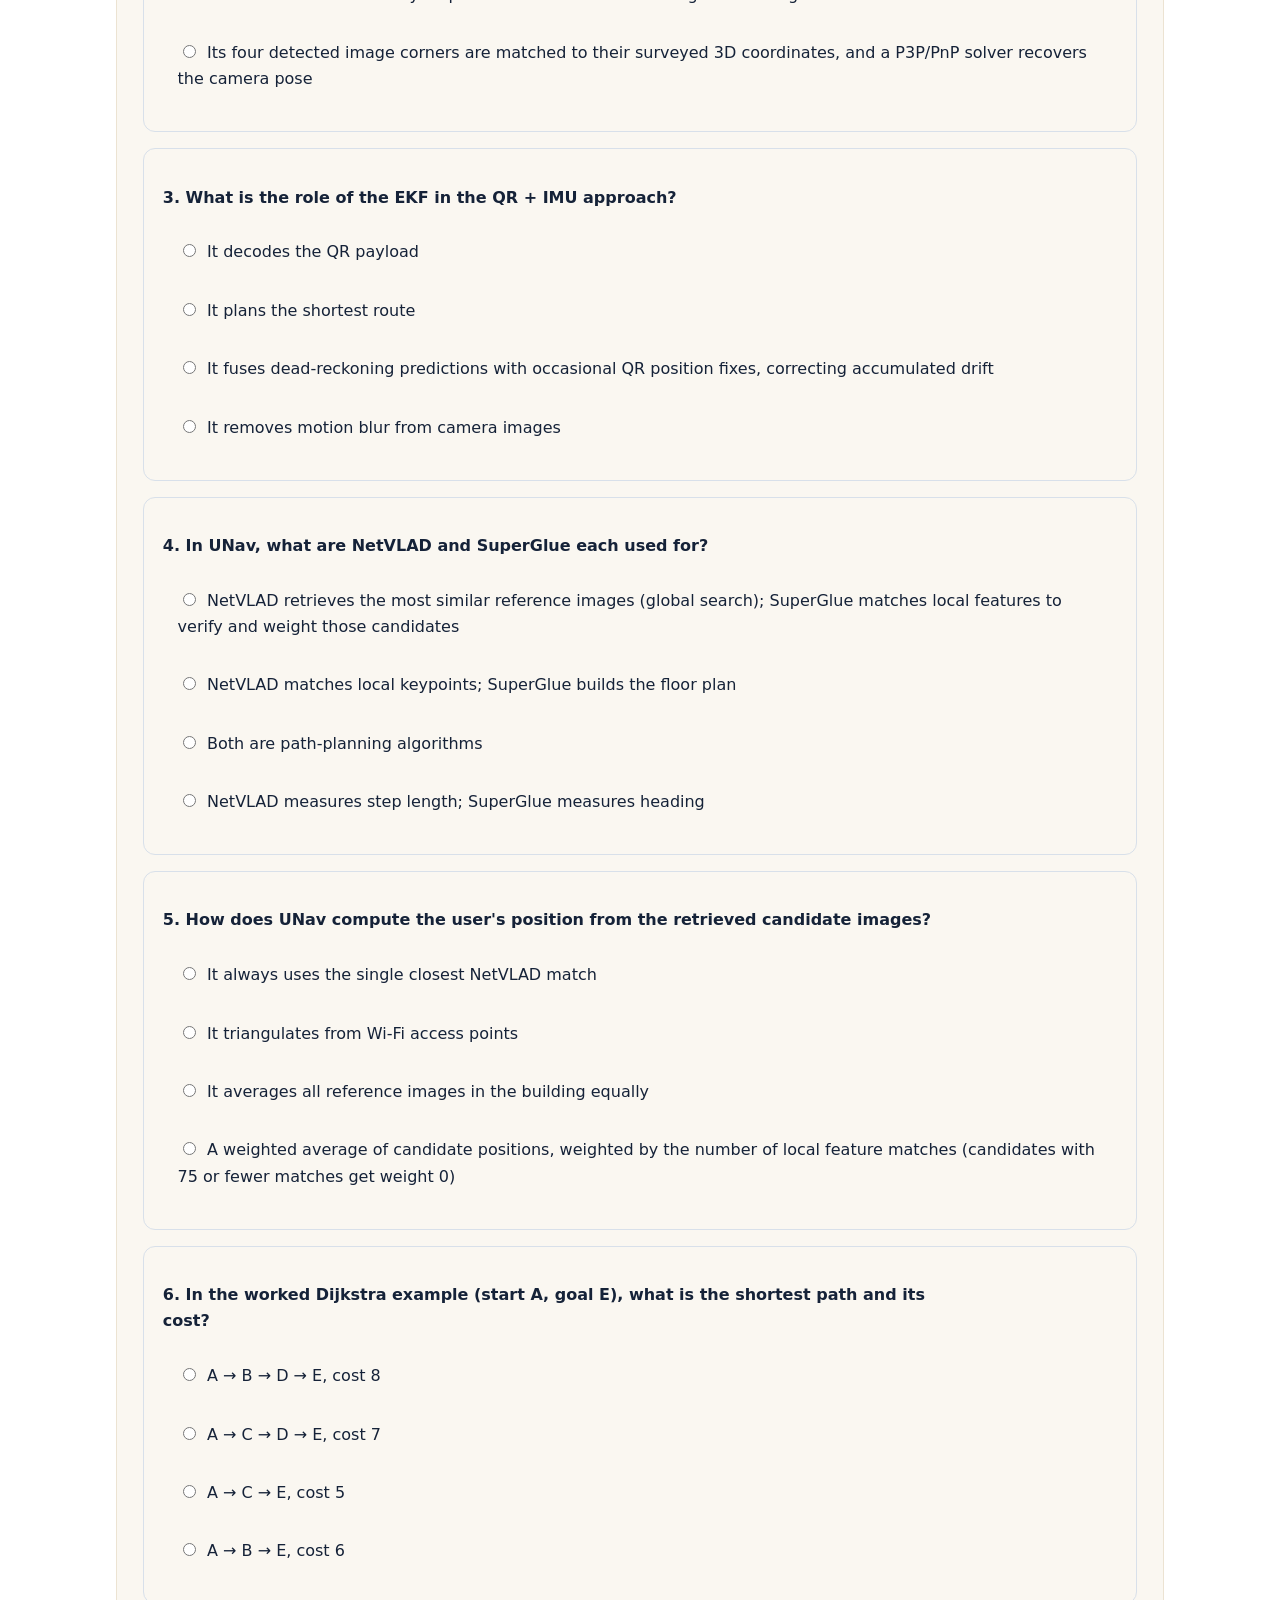
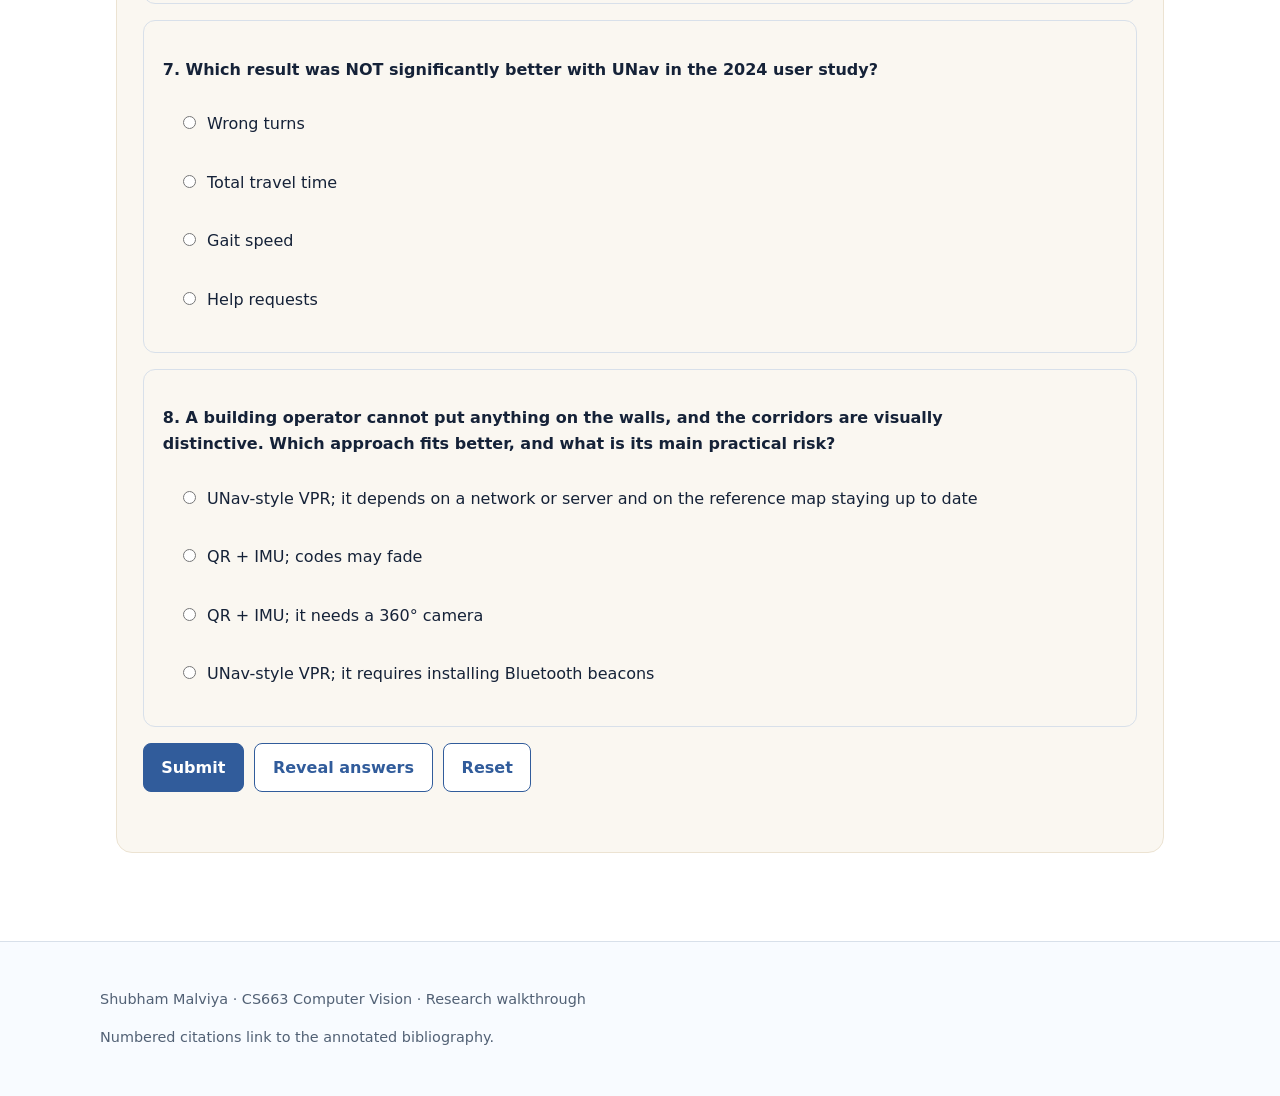
<file: future.html>
<!doctype html><html lang="en"><head><meta charset="utf-8"><meta name="viewport" content="width=device-width,initial-scale=1"><title>Future, Conclusions &amp; Quiz | Indoor Navigation Using Vision · Research Walkthrough</title><link rel="stylesheet" href="css/style.css?v=10"><script src="js/theme.js?v=10"></script><link rel="stylesheet" href="css/quiz.css?v=10"><script src="js/audio.js?v=10" defer></script></head><body><header><div class="brand"><a class="brand-title" href="index.html">Indoor Navigation Using Vision</a><span class="brand-sub">A research walkthrough &nbsp;·&nbsp; CS663 Computer Vision tutorial project</span></div><nav aria-label="Main navigation"><a href="index.html">Introduction</a><a href="sensors.html">Sensors</a><a href="navigation.html">Localization & Navigation</a><a href="results.html">Successes & Failures</a><a href="challenges.html">Challenges</a><a href="future.html" aria-current="page">Future + Quiz</a><a href="bibliography.html">Bibliography</a></nav></header><main><section class="hero"><p class="kicker">06 · Synthesis</p><h1>Future, Conclusions & Quiz</h1></section><details class="audio-box"><summary><span>Page summary</span><span class="audio-mini"><button class="audio-toggle" type="button" aria-label="Play narration">▶</button><span class="audio-time" aria-live="off">0:00</span></span></summary><audio controls preload="metadata"><source src="audio/future.mp3" type="audio/mpeg">Your browser does not support embedded audio.</audio></details>
<p class="lead">The strongest future systems are likely to improve not just localization accuracy, but deployment effort, robustness, accessibility, and the quality of guidance delivered to the user.</p>
<section class="group group-tint"><h2><span class="group-tag">Looking ahead</span><span class="group-sep"> — </span>Where the research points</h2><div class="grid"><div class="card"><h3>Robust visual localization</h3><p>Better matching across lighting, viewpoint, occlusion, and environmental change remains important. <a class="cite" href="bibliography.html#ref1" aria-label="Reference 1">[1]</a> <a class="cite" href="bibliography.html#ref4" aria-label="Reference 4">[4]</a></p></div><div class="card"><h3>Map maintenance</h3><p>Systems need practical ways to create and update maps without expensive repeated surveying. <a class="cite" href="bibliography.html#ref4" aria-label="Reference 4">[4]</a></p></div><div class="card"><h3>Sensor fusion</h3><p>Combining visual references with inertial or other signals can improve continuity between strong visual anchors. <a class="cite" href="bibliography.html#ref3" aria-label="Reference 3">[3]</a></p></div><div class="card"><h3>User-centered evaluation</h3><p>Navigation success, confidence, wrong turns, and travel efficiency should accompany technical localization metrics. <a class="cite" href="bibliography.html#ref2" aria-label="Reference 2">[2]</a> <a class="cite" href="bibliography.html#ref5" aria-label="Reference 5">[5]</a></p></div></div>
<h2>Future work stated by the authors</h2>
<ul>
<li><strong>Faster search at scale:</strong> exhaustive comparison against every reference descriptor becomes too slow as maps grow, so the authors propose KD-trees or advanced nearest-neighbor search. <a class="cite" href="bibliography.html#ref4" aria-label="Reference 4">[4]</a></li>
<li><strong>On-device processing:</strong> parallel processing and dynamically loaded sub-maps, aimed at running UNav locally on smartphones or the VIS4ION wearable. <a class="cite" href="bibliography.html#ref5" aria-label="Reference 5">[5]</a></li>
<li><strong>Outdoor extension:</strong> floor plans derived from satellite imagery for outdoor areas. <a class="cite" href="bibliography.html#ref4" aria-label="Reference 4">[4]</a></li>
<li><strong>More guidance content:</strong> obstacle and drop-off detection, automatic room-number recognition during mapping, hazard and crosswalk alerts, vision-language scene descriptions, and haptic output. <a class="cite" href="bibliography.html#ref4" aria-label="Reference 4">[4]</a> <a class="cite" href="bibliography.html#ref5" aria-label="Reference 5">[5]</a></li>
<li><strong>Map evolution:</strong> feeding new query images back into the database so the map stays current as the building changes. <a class="cite" href="bibliography.html#ref4" aria-label="Reference 4">[4]</a></li>
<li><strong>Better study designs:</strong> longer and more complex routes, plus separate equivalent routes for each condition to remove route-learning effects. <a class="cite" href="bibliography.html#ref5" aria-label="Reference 5">[5]</a></li>
</ul>
</section>
<section class="group group-neutral"><h2><span class="group-tag">Applications and people</span><span class="group-sep"> — </span>Where these systems can be applied</h2>
<p>The application scenarios below each tie a real setting to the evidence above and to the approach that fits it best. Statements marked <em>our assessment</em> are reasoned inferences, not results reported in the papers.</p>
<div class="grid">
<div class="card"><h3>Hospitals and clinics</h3><p><strong>Evidence:</strong> UNav was mapped and tested in the ambulatory care center of NYU Langone Health, with average error below 1 m and about 2° at 17 test points. <a class="cite" href="bibliography.html#ref4" aria-label="Reference 4">[4]</a></p><p><strong>Why it matters:</strong> hospitals have long, similar-looking corridors, many numbered rooms and many visitors with low vision. <em>Our assessment:</em> a marker-free system suits buildings whose walls are already crowded with clinical signage, as long as Wi-Fi or cellular coverage supports the server connection.</p></div>
<div class="card"><h3>University campuses</h3><p><strong>Evidence:</strong> the 2024 study mapped seven buildings (≈ 92,900 m²) at Mahidol University and tested 20 indoor and 4 outdoor routes. Users made fewer wrong turns, finished faster and asked for help less often than with in-person directions. <a class="cite" href="bibliography.html#ref5" aria-label="Reference 5">[5]</a></p><p><strong>Why it matters:</strong> students move between buildings, lecture halls and offices every day. Because UNav maps by walking through with a 360° camera, the same pipeline covers indoor and short outdoor links. <a class="cite" href="bibliography.html#ref5" aria-label="Reference 5">[5]</a></p></div>
<div class="card"><h3>Airports, stations, malls and parking garages</h3><p><strong>Evidence:</strong> the QR paper motivates its method with large indoor facilities such as parking structures, airports and libraries. It treats shops, doors, elevators and stairs as map nodes that double as points of interest. <a class="cite" href="bibliography.html#ref3" aria-label="Reference 3">[3]</a></p><p><strong>Why it fits (our assessment):</strong> a single operator controls these buildings and can install and maintain codes at every node. A code then works both as a position fix and as a destination label ("Gate 12", "Elevator B").</p></div>
<div class="card"><h3>Robots, carts and warehouses</h3><p><strong>Evidence:</strong> the QR paper describes a "machine" passing a node and reading its absolute pose, with inertial navigation in between. It argues that this supports long-term, long-distance indoor positioning. <a class="cite" href="bibliography.html#ref3" aria-label="Reference 3">[3]</a></p><p><strong>Why it fits (our assessment):</strong> robots follow fixed routes past known points, have calibrated cameras and IMUs, and do not mind facing a wall code, which are exactly the conditions the QR method assumes.</p></div>
<div class="card"><h3>Independent travel for blind and low-vision people</h3><p><strong>Evidence:</strong> in the UNav study, blind participants (visual function 6) gained significantly more than low-vision participants in both travel time and path efficiency. <a class="cite" href="bibliography.html#ref5" aria-label="Reference 5">[5]</a> User-needs research stresses orientation, obstacle awareness and finding rooms, stairs and elevators. <a class="cite" href="bibliography.html#ref2" aria-label="Reference 2">[2]</a></p><p><strong>Why it matters:</strong> fewer help requests means less dependence on a sighted guide, which is the core goal of assistive wayfinding. <a class="cite" href="bibliography.html#ref5" aria-label="Reference 5">[5]</a></p></div>
</div>

<h2>Researchers and labs represented in this walkthrough</h2><p>The UNav work includes researchers from <strong>NYU Tandon School of Engineering</strong>, <strong>NYU Grossman School of Medicine</strong>, and <strong>Mahidol University</strong>. The QR-map paper comes from <strong>Shenzhen University</strong> and the Guangdong Key Laboratory of Urban Informatics. <a class="cite" href="bibliography.html#ref3">[3]</a> <a class="cite" href="bibliography.html#ref4">[4]</a> These groups are good starting points for readers who want to follow the work further.</p>
</section>
<section class="group group-warm"><h2><span class="group-tag">Wrapping up</span><span class="group-sep"> — </span>Conclusion</h2><p>Vision-based indoor navigation is not one algorithm. It is a pipeline that must sense the environment, localize the user, represent navigable space, calculate a route, and communicate instructions. The QR/IMU approach shows how inexpensive visual control points can anchor a road network. <a class="cite" href="bibliography.html#ref3" aria-label="Reference 3">[3]</a> UNav shows a more infrastructure-independent alternative in which natural camera images are matched against a mapped visual database, followed by pose estimation and shortest-path planning. <a class="cite" href="bibliography.html#ref4" aria-label="Reference 4">[4]</a> Its later user study provides evidence that this type of guidance can improve several short-range navigation outcomes for blind and low-vision users under the tested conditions. <a class="cite" href="bibliography.html#ref5" aria-label="Reference 5">[5]</a></p>
<p>Neither approach is universally best. Marker-assisted navigation simplifies place identification but requires installation and maintenance. Infrastructure-independent visual localization avoids dedicated markers but requires visual mapping and more complex computation. A practical system should be chosen around the building, user needs, available infrastructure, visual conditions, and maintenance resources.</p>
<section class="quiz" id="quiz"><h2>Knowledge check</h2><p>Select one answer for each question, then select <strong>Submit</strong> to check your choices. Correct selections turn green and wrong selections turn red, with feedback under each question. Select <strong>Reveal answers</strong> to see every correct answer and a short explanation. <strong>Reset</strong> starts a fresh attempt.</p>
<form id="quizForm">
<div class="question" data-answer="b"><p><strong>1. Why can't indoor navigation simply rely on GPS, and what must replace it?</strong></p><label><input type="radio" name="q1" value="a"> GPS works indoors but is too slow, so a faster GPS chip is needed</label><label><input type="radio" name="q1" value="b"> Satellite signals are weak or unavailable indoors, so the system must estimate position from other sensing such as cameras or inertial sensors</label><label><input type="radio" name="q1" value="c"> GPS is accurate indoors, but building floor plans are secret</label><label><input type="radio" name="q1" value="d"> Indoor spaces are too small for any positioning system to matter</label></div>
<div class="question" data-answer="d"><p><strong>2. In the QR-map system, how does one QR code give the camera an absolute position and heading?</strong></p><label><input type="radio" name="q2" value="a"> The QR text contains the user's GPS coordinates</label><label><input type="radio" name="q2" value="b"> The phone measures the Bluetooth signal strength from the QR code</label><label><input type="radio" name="q2" value="c"> The IMU counts how many steps the user took since entering the building</label><label><input type="radio" name="q2" value="d"> Its four detected image corners are matched to their surveyed 3D coordinates, and a P3P/PnP solver recovers the camera pose</label></div>
<div class="question" data-answer="c"><p><strong>3. What is the role of the EKF in the QR + IMU approach?</strong></p><label><input type="radio" name="q3" value="a"> It decodes the QR payload</label><label><input type="radio" name="q3" value="b"> It plans the shortest route</label><label><input type="radio" name="q3" value="c"> It fuses dead-reckoning predictions with occasional QR position fixes, correcting accumulated drift</label><label><input type="radio" name="q3" value="d"> It removes motion blur from camera images</label></div>
<div class="question" data-answer="a"><p><strong>4. In UNav, what are NetVLAD and SuperGlue each used for?</strong></p><label><input type="radio" name="q4" value="a"> NetVLAD retrieves the most similar reference images (global search); SuperGlue matches local features to verify and weight those candidates</label><label><input type="radio" name="q4" value="b"> NetVLAD matches local keypoints; SuperGlue builds the floor plan</label><label><input type="radio" name="q4" value="c"> Both are path-planning algorithms</label><label><input type="radio" name="q4" value="d"> NetVLAD measures step length; SuperGlue measures heading</label></div>
<div class="question" data-answer="d"><p><strong>5. How does UNav compute the user's position from the retrieved candidate images?</strong></p><label><input type="radio" name="q5" value="a"> It always uses the single closest NetVLAD match</label><label><input type="radio" name="q5" value="b"> It triangulates from Wi-Fi access points</label><label><input type="radio" name="q5" value="c"> It averages all reference images in the building equally</label><label><input type="radio" name="q5" value="d"> A weighted average of candidate positions, weighted by the number of local feature matches (candidates with 75 or fewer matches get weight 0)</label></div>
<div class="question" data-answer="b"><p><strong>6. In the worked Dijkstra example (start A, goal E), what is the shortest path and its cost?</strong></p><label><input type="radio" name="q6" value="a"> A → B → D → E, cost 8</label><label><input type="radio" name="q6" value="b"> A → C → D → E, cost 7</label><label><input type="radio" name="q6" value="c"> A → C → E, cost 5</label><label><input type="radio" name="q6" value="d"> A → B → E, cost 6</label></div>
<div class="question" data-answer="c"><p><strong>7. Which result was NOT significantly better with UNav in the 2024 user study?</strong></p><label><input type="radio" name="q7" value="a"> Wrong turns</label><label><input type="radio" name="q7" value="b"> Total travel time</label><label><input type="radio" name="q7" value="c"> Gait speed</label><label><input type="radio" name="q7" value="d"> Help requests</label></div>
<div class="question" data-answer="a"><p><strong>8. A building operator cannot put anything on the walls, and the corridors are visually distinctive. Which approach fits better, and what is its main practical risk?</strong></p><label><input type="radio" name="q8" value="a"> UNav-style VPR; it depends on a network or server and on the reference map staying up to date</label><label><input type="radio" name="q8" value="b"> QR + IMU; codes may fade</label><label><input type="radio" name="q8" value="c"> QR + IMU; it needs a 360° camera</label><label><input type="radio" name="q8" value="d"> UNav-style VPR; it requires installing Bluetooth beacons</label></div>
<div class="quiz-actions"><button type="submit">Submit</button><button type="button" id="revealAnswers">Reveal answers</button><button type="reset" id="resetQuiz">Reset</button></div><p id="quizResult" class="feedback" role="status" aria-live="polite" aria-atomic="true"></p></form></section><script src="js/quiz.js?v=10"></script>
</section>
</main><footer><p>Shubham Malviya · CS663 Computer Vision · Research walkthrough</p><p>Numbered citations link to the annotated bibliography.</p></footer></body></html>
</file>
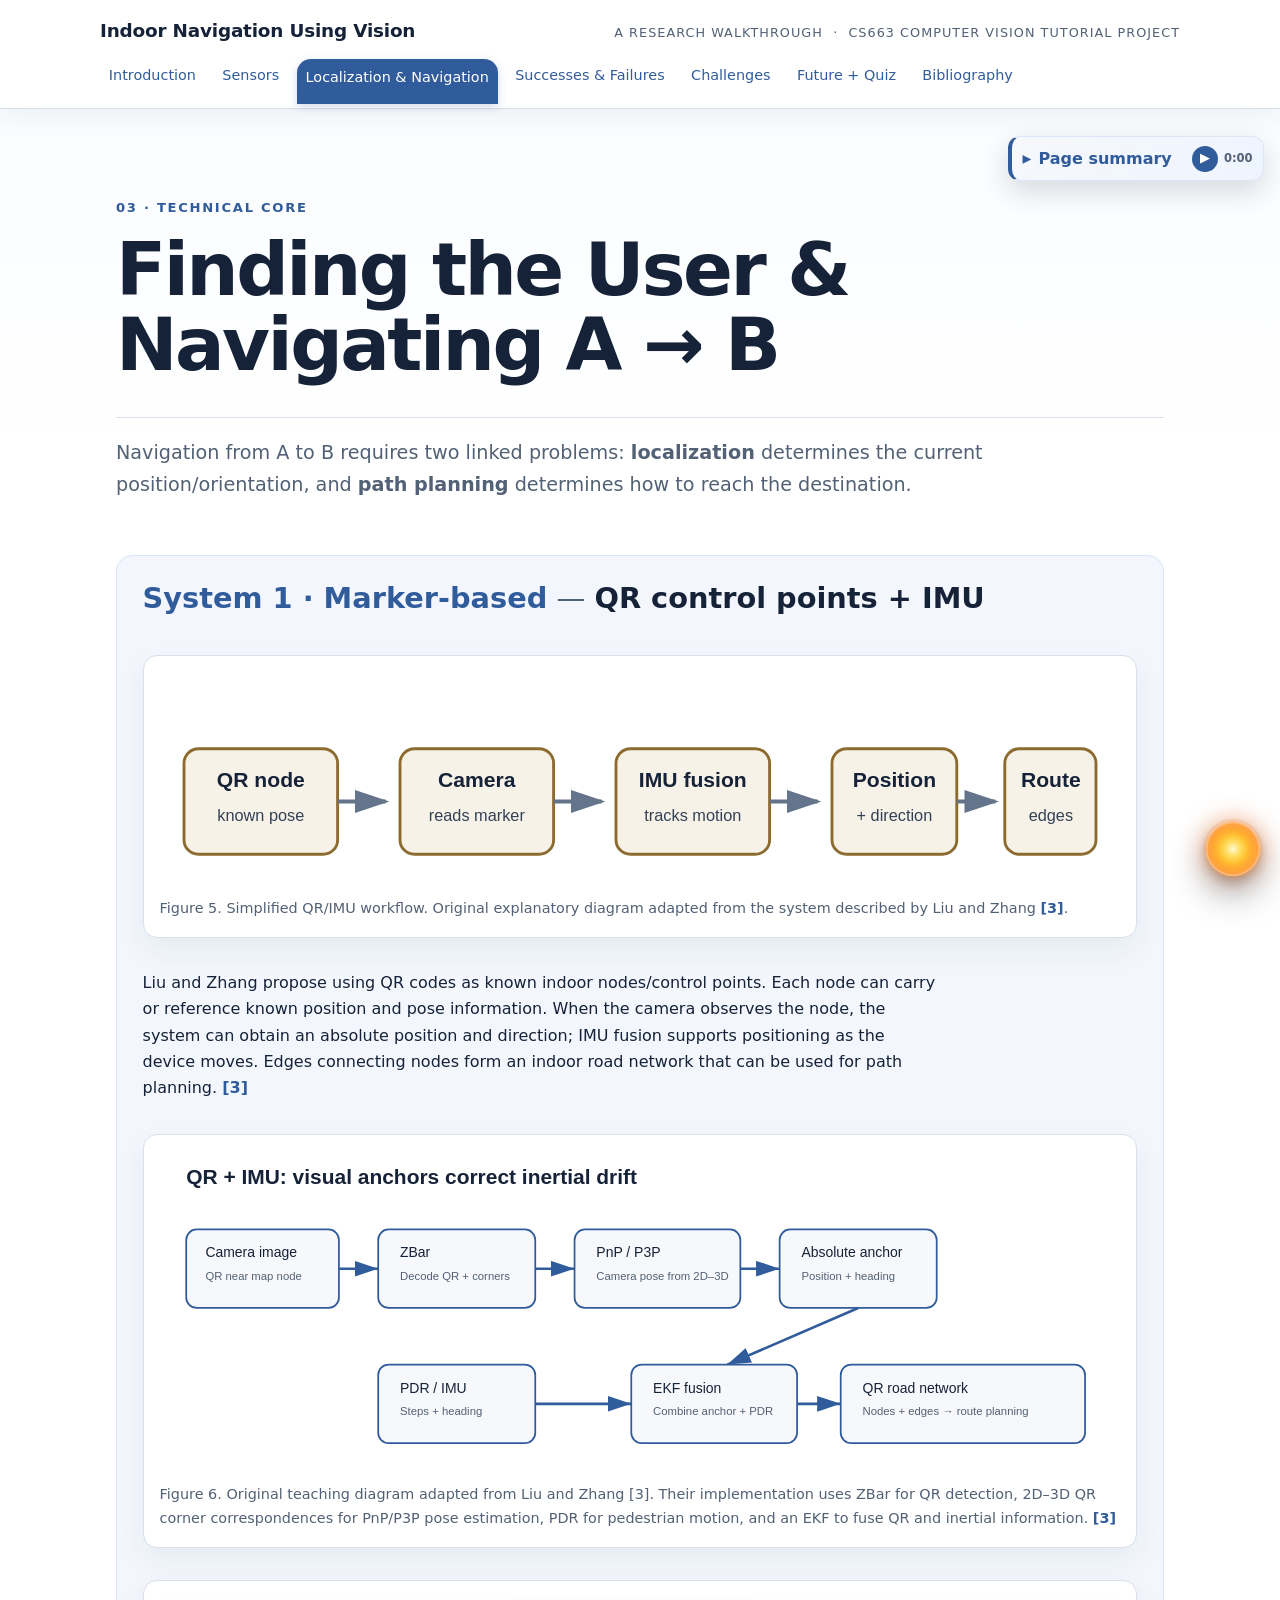
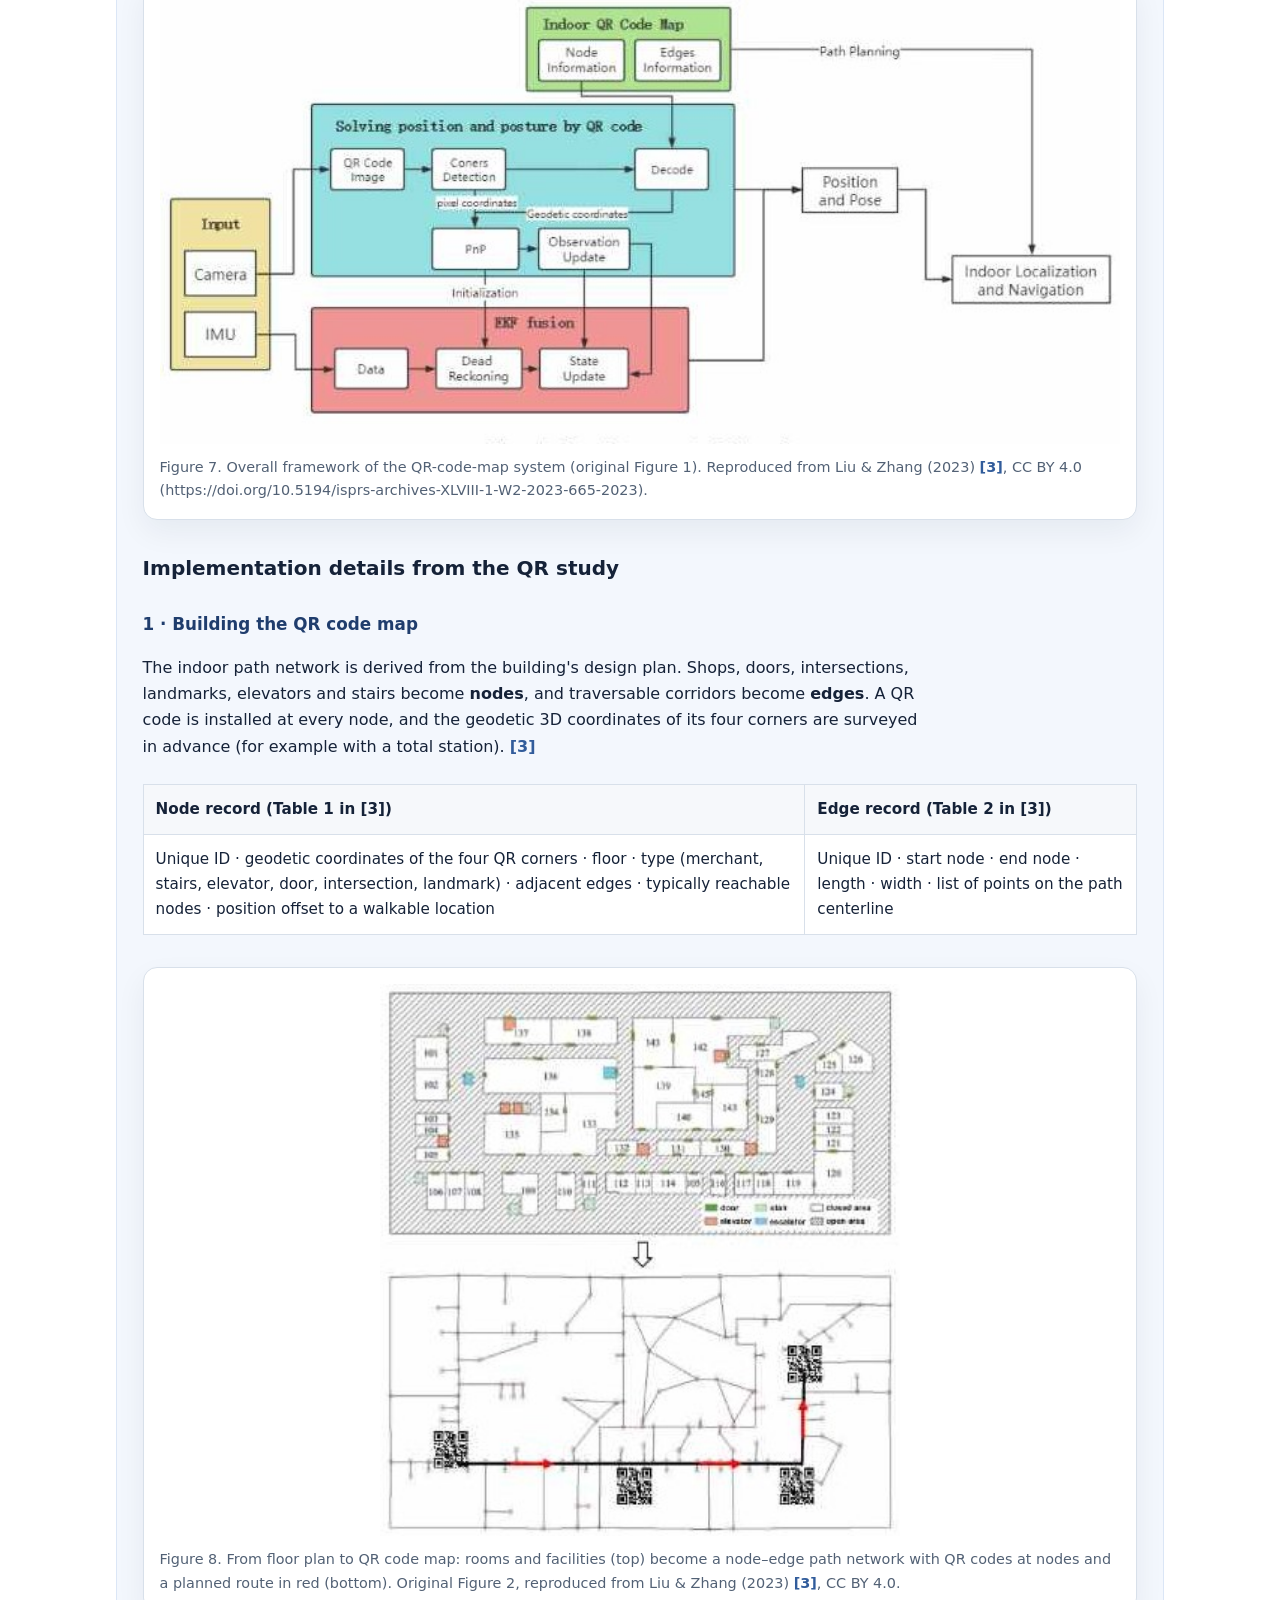
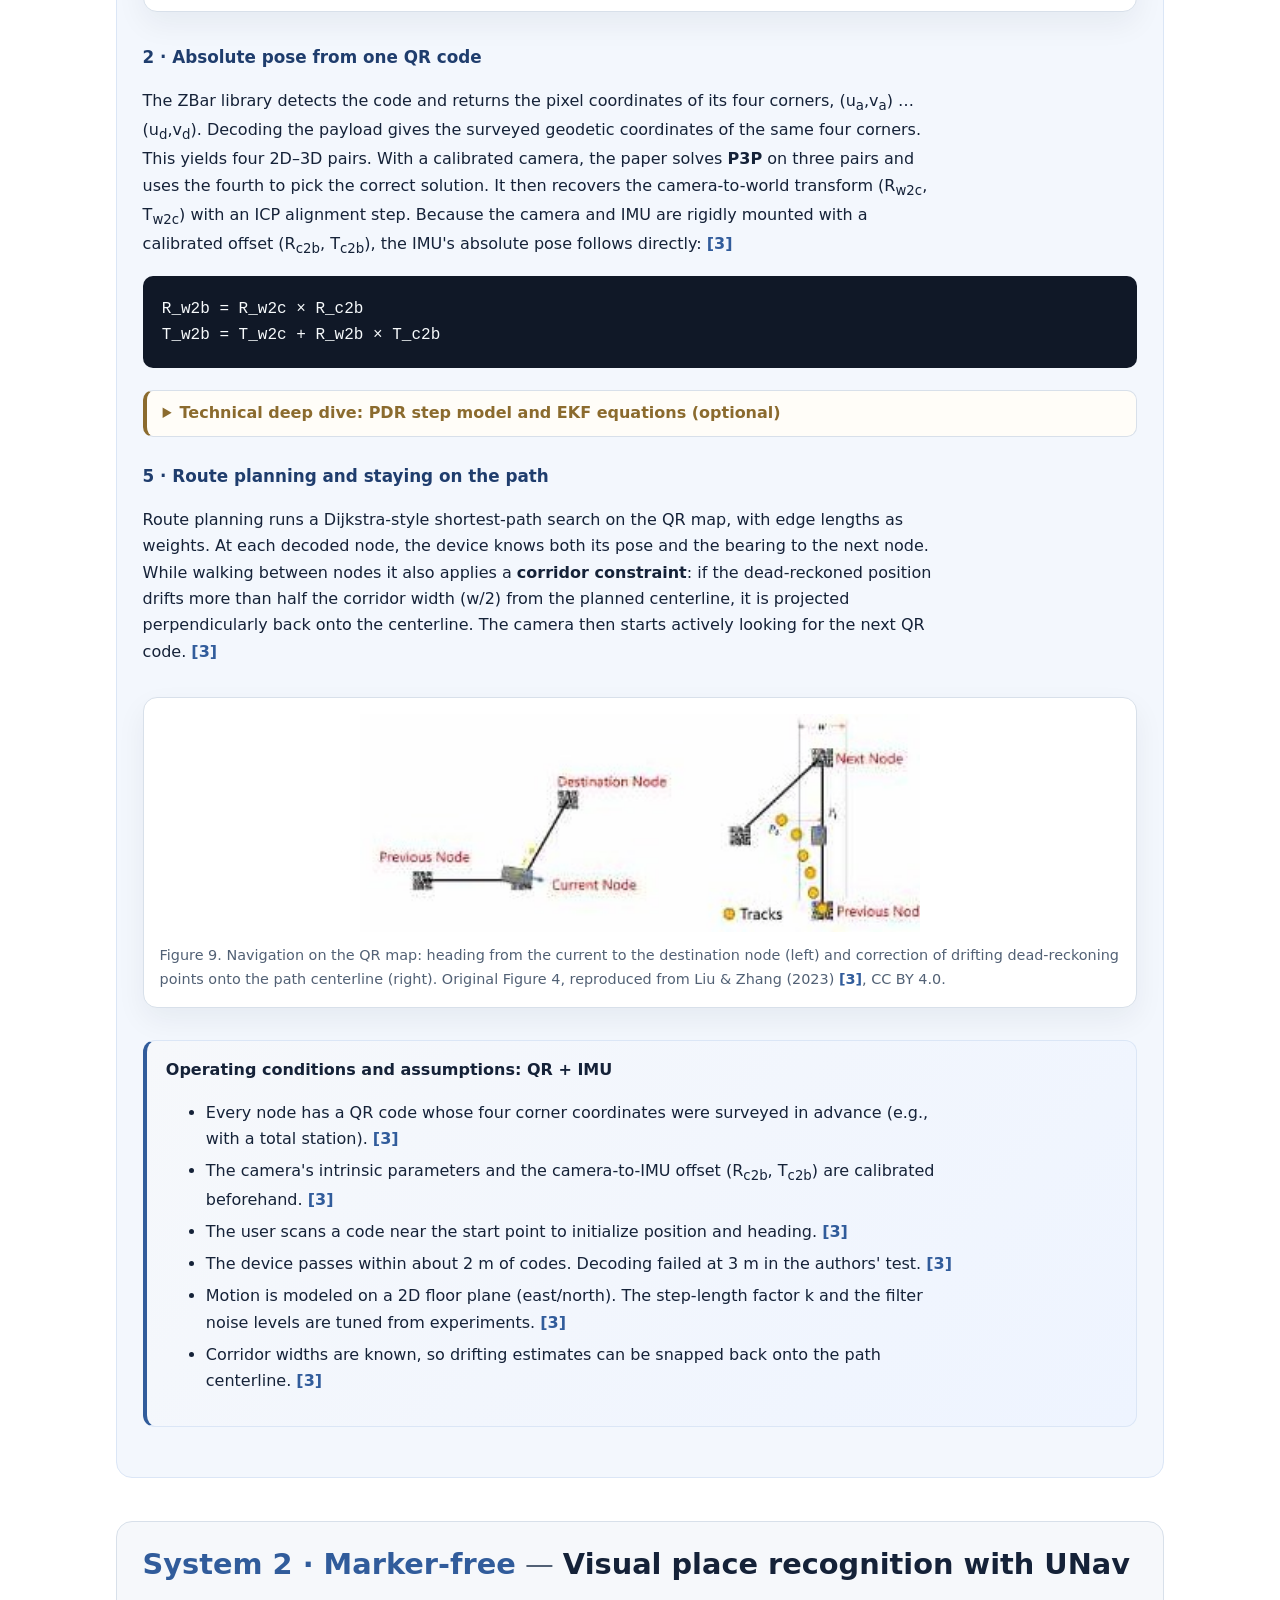
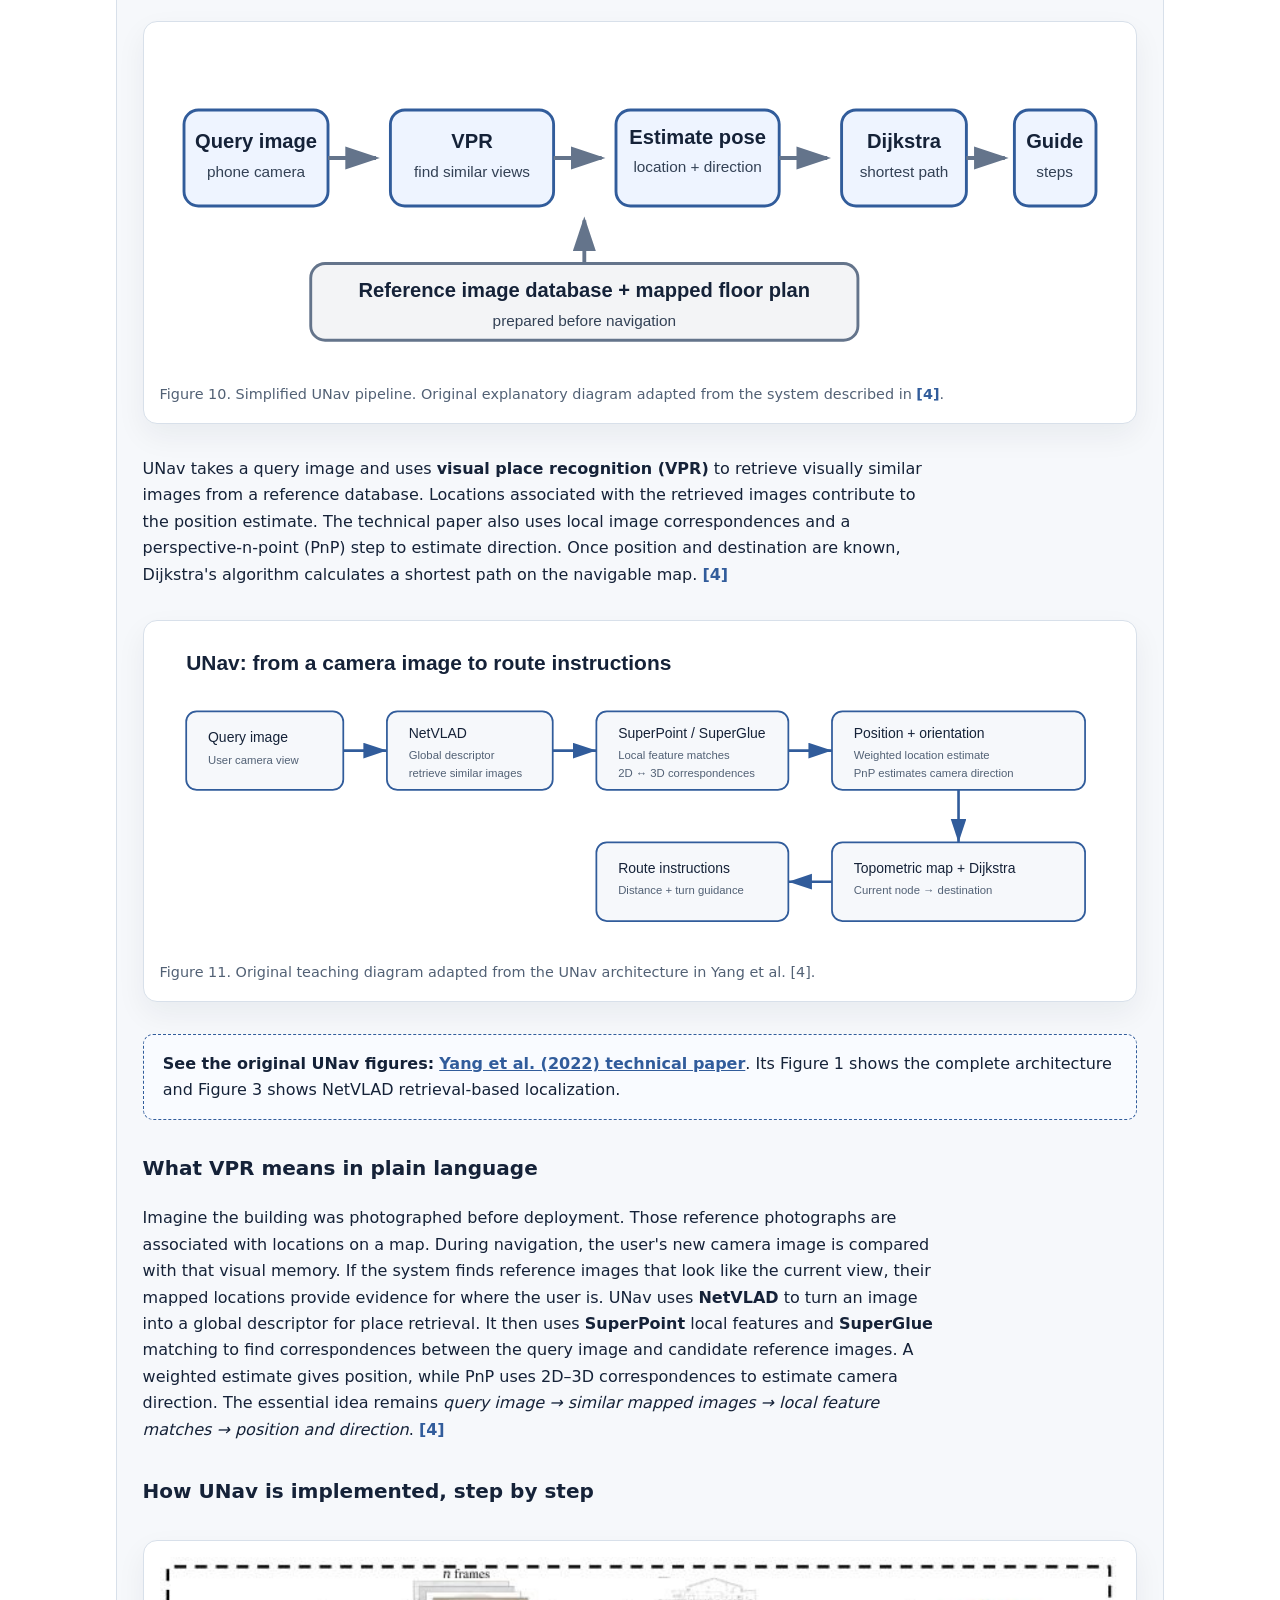
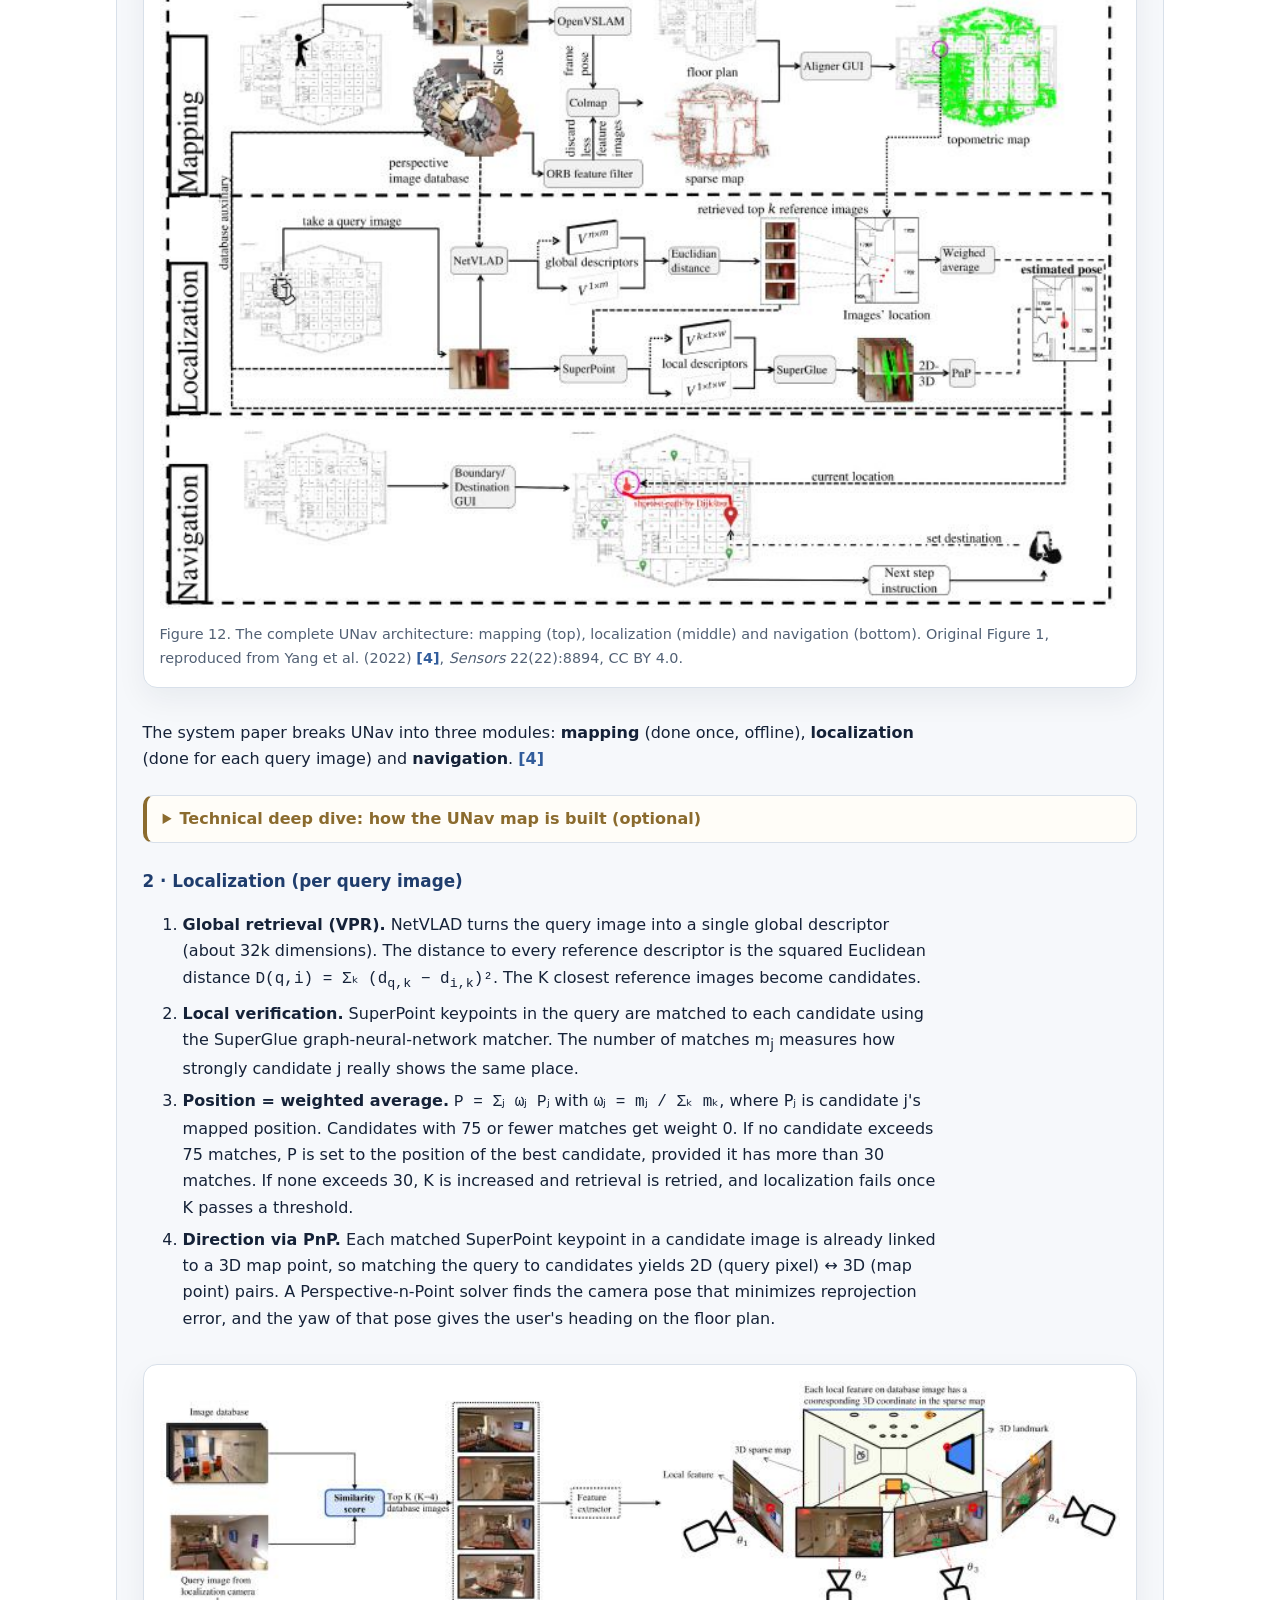
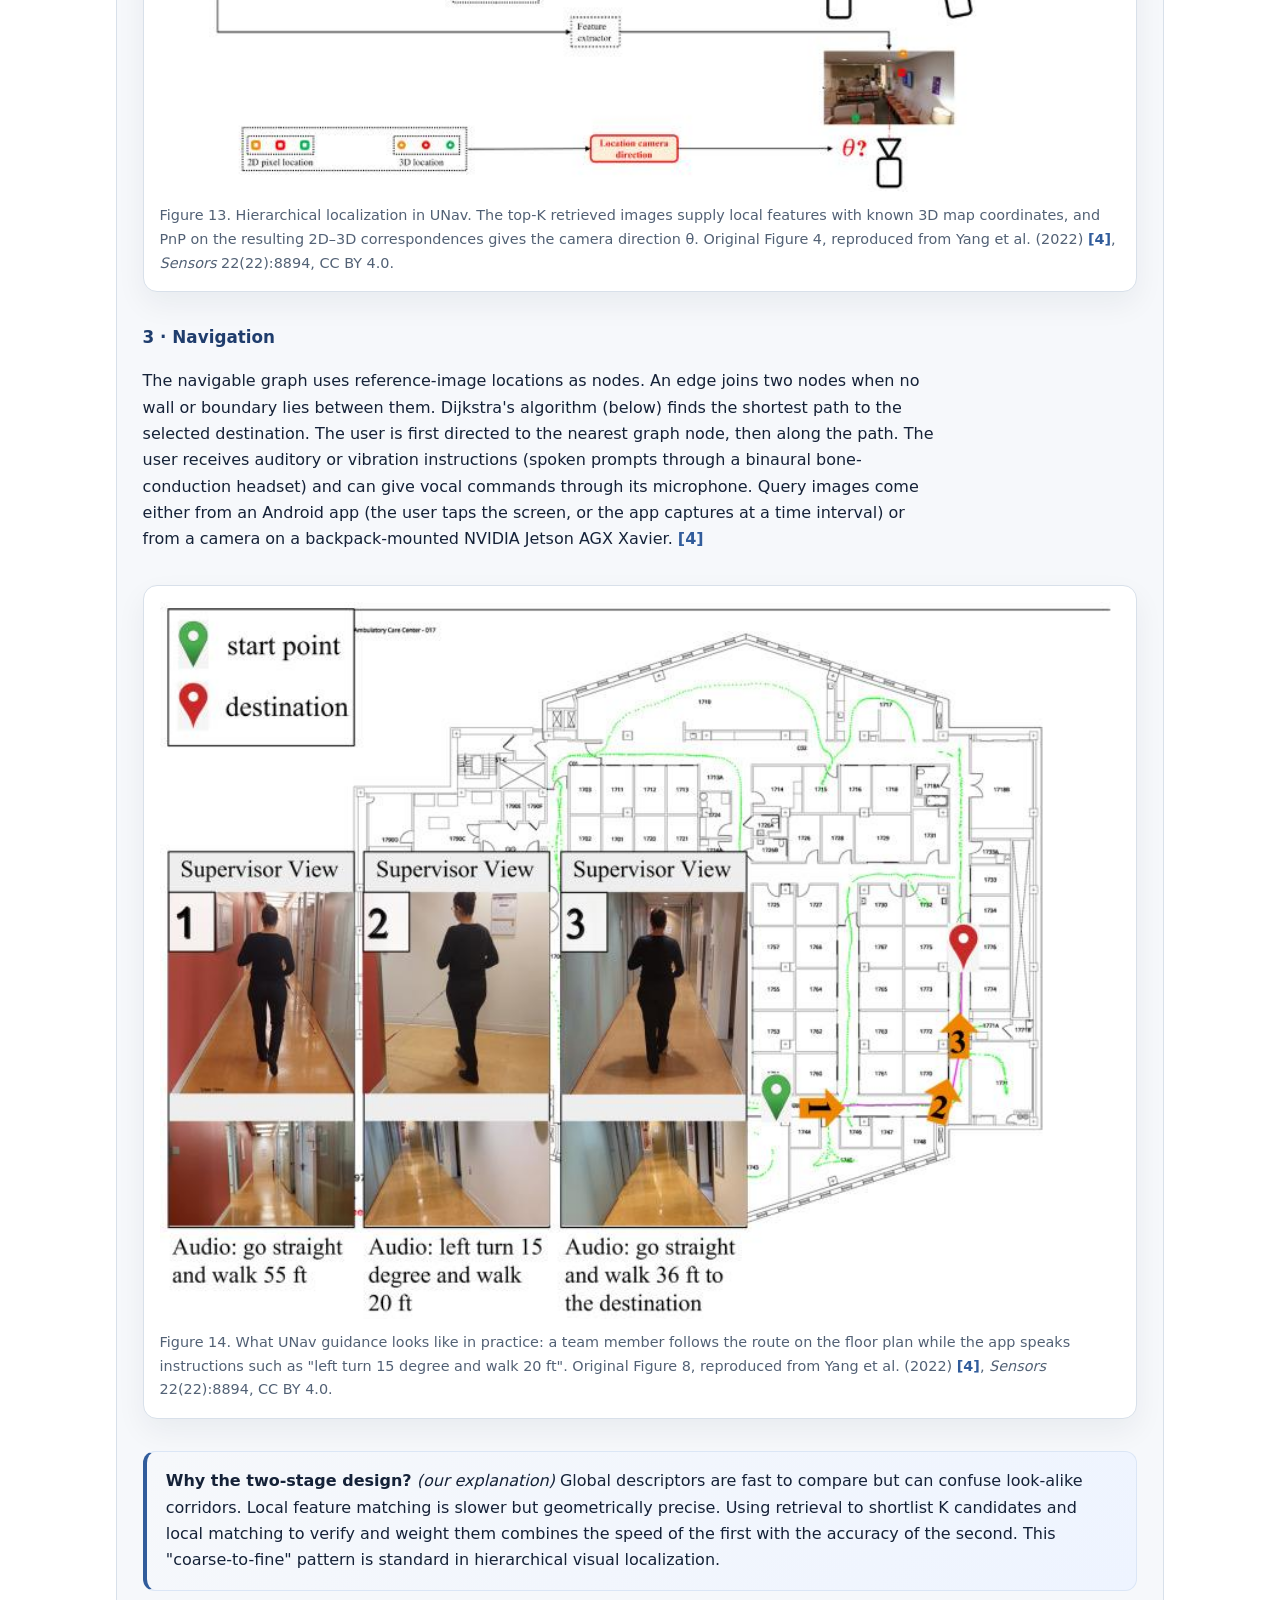
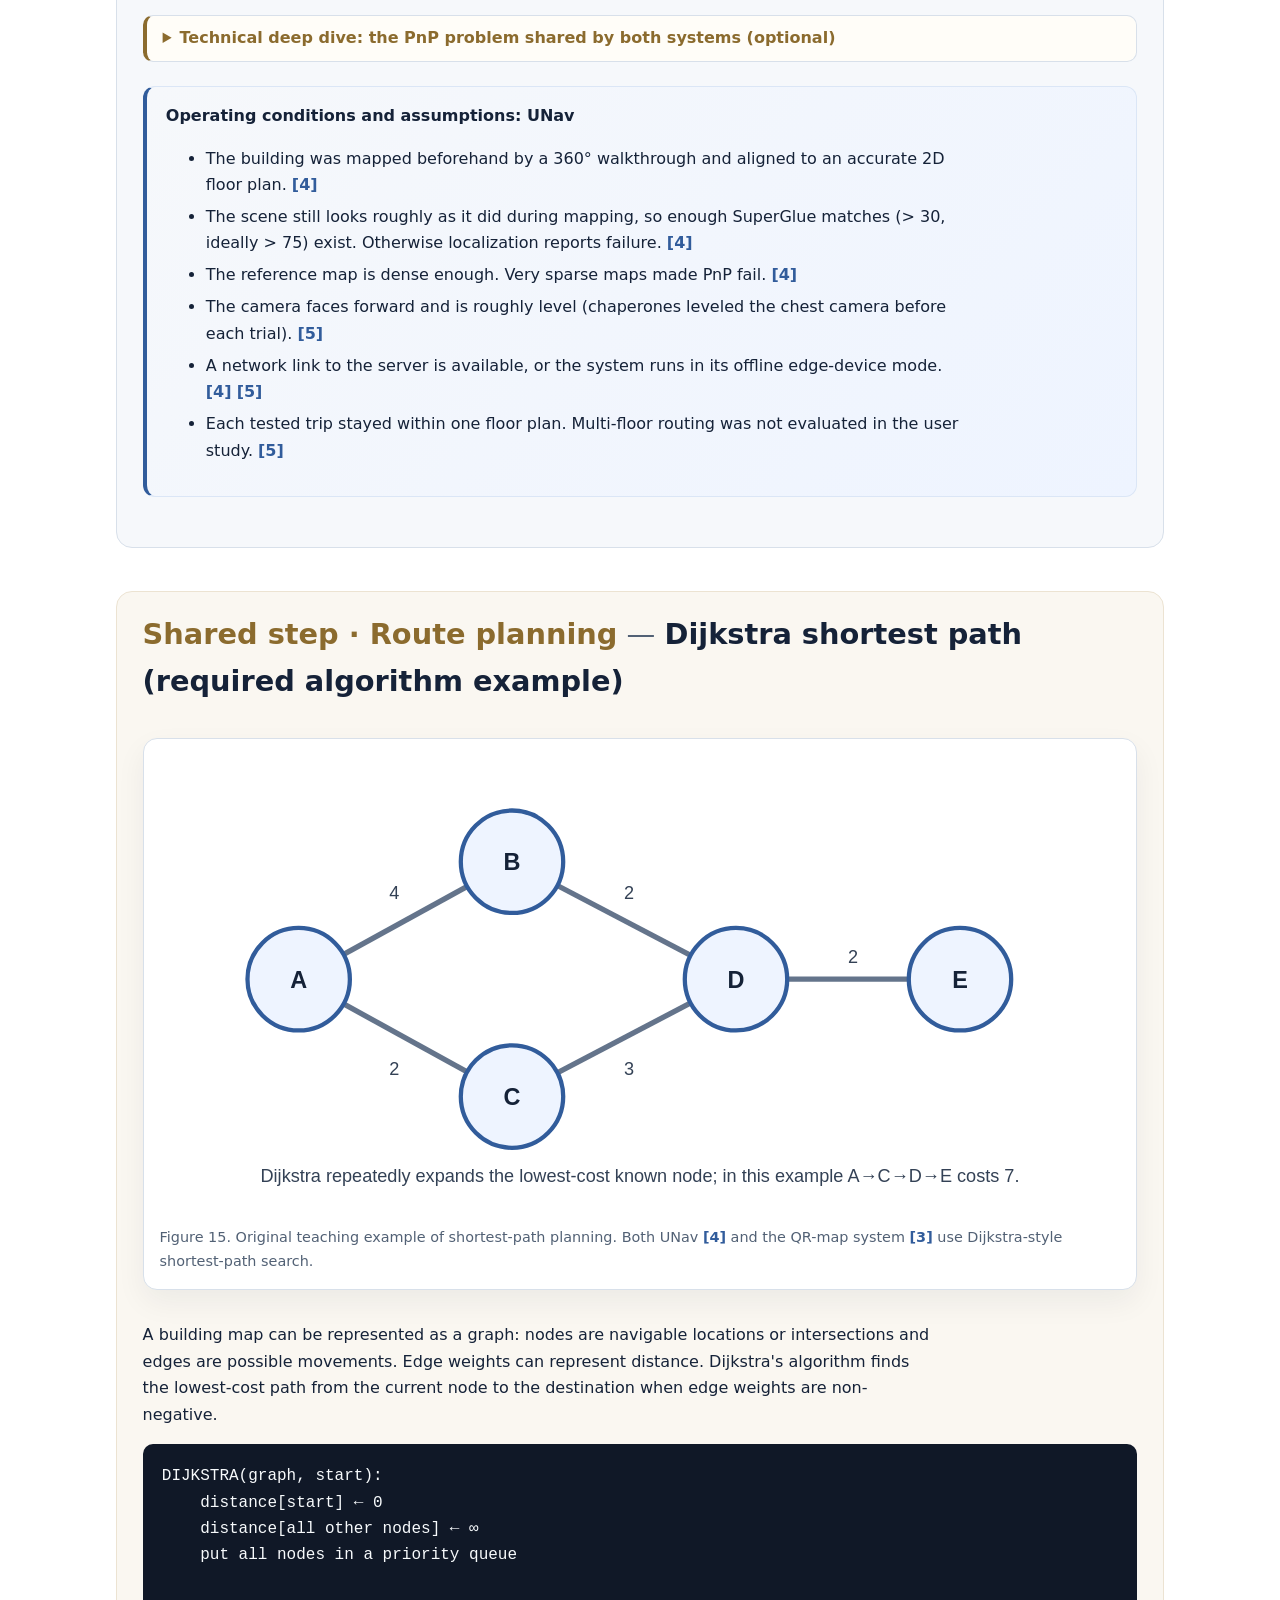
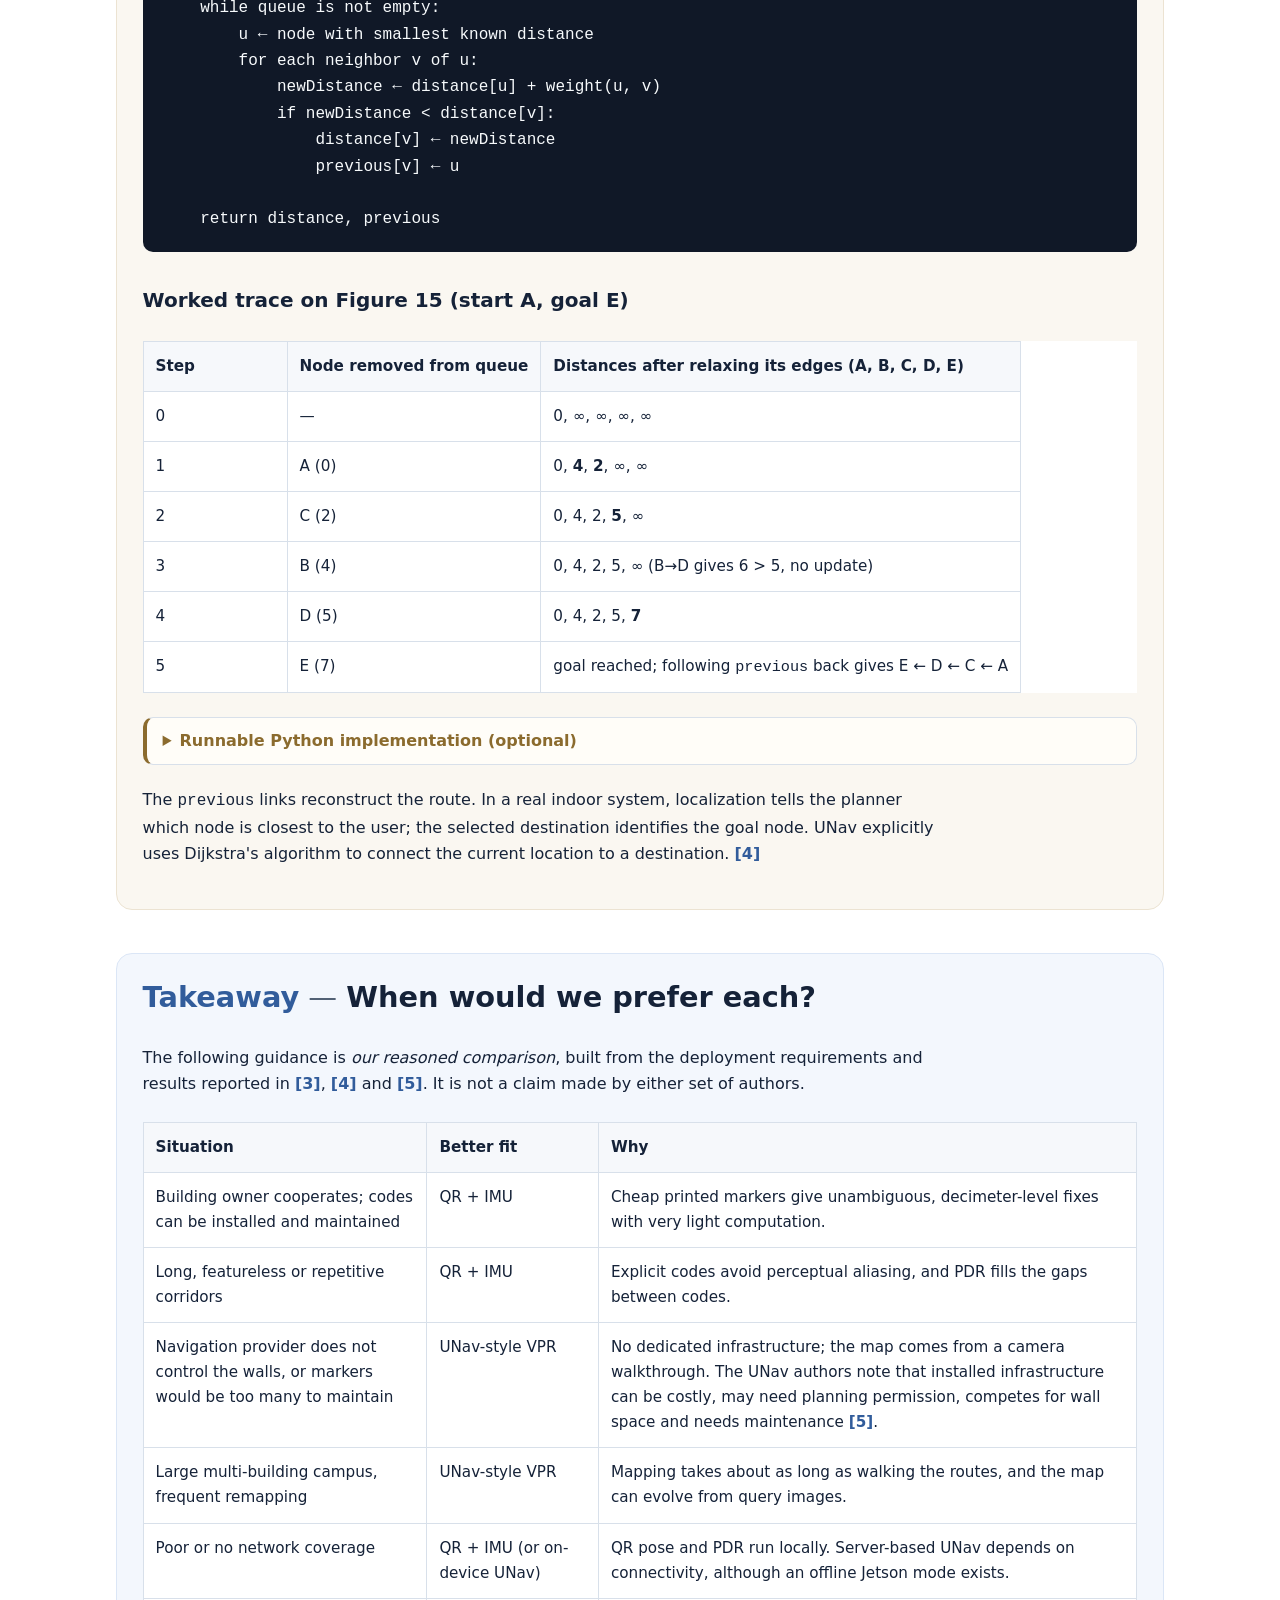
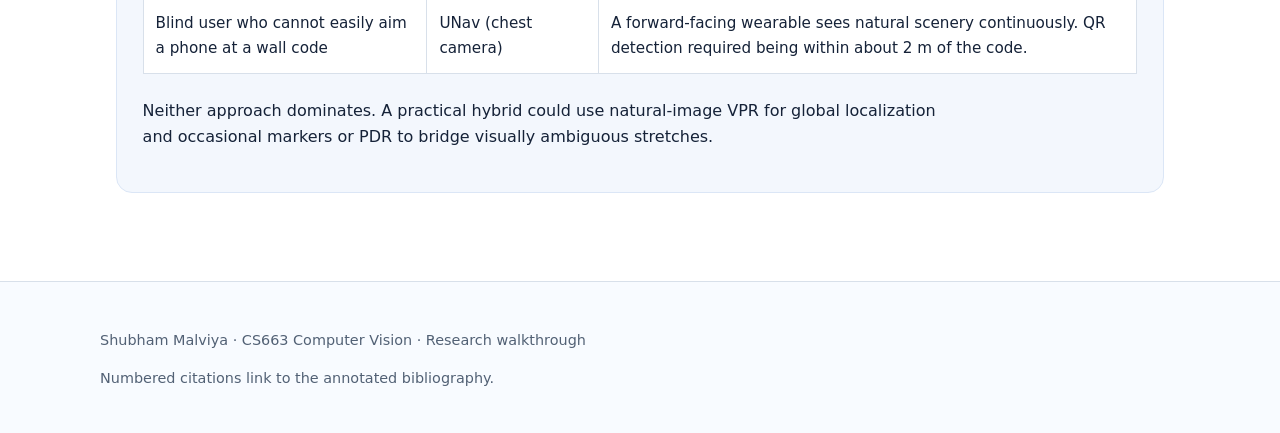
<file: navigation.html>
<!doctype html><html lang="en"><head><meta charset="utf-8"><meta name="viewport" content="width=device-width,initial-scale=1"><title>Finding the User &amp; Navigating A → B | Indoor Navigation Using Vision · Research Walkthrough</title><link rel="stylesheet" href="css/style.css?v=10"><script src="js/theme.js?v=10"></script><script src="js/audio.js?v=10" defer></script></head><body><header><div class="brand"><a class="brand-title" href="index.html">Indoor Navigation Using Vision</a><span class="brand-sub">A research walkthrough &nbsp;·&nbsp; CS663 Computer Vision tutorial project</span></div><nav aria-label="Main navigation"><a href="index.html">Introduction</a><a href="sensors.html">Sensors</a><a href="navigation.html" aria-current="page">Localization & Navigation</a><a href="results.html">Successes & Failures</a><a href="challenges.html">Challenges</a><a href="future.html">Future + Quiz</a><a href="bibliography.html">Bibliography</a></nav></header><main><section class="hero"><p class="kicker">03 · Technical core</p><h1>Finding the User & Navigating A → B</h1></section><details class="audio-box"><summary><span>Page summary</span><span class="audio-mini"><button class="audio-toggle" type="button" aria-label="Play narration">▶</button><span class="audio-time" aria-live="off">0:00</span></span></summary><audio controls preload="metadata"><source src="audio/navigation.mp3" type="audio/mpeg">Your browser does not support embedded audio.</audio></details>
<p class="lead">Navigation from A to B requires two linked problems: <strong>localization</strong> determines the current position/orientation, and <strong>path planning</strong> determines how to reach the destination.</p>
<section class="group group-tint"><h2><span class="group-tag">System 1 · Marker-based</span><span class="group-sep"> — </span>QR control points + IMU</h2><figure><img src="images/qr_workflow.svg" alt="QR code and IMU indoor navigation workflow"><figcaption>Figure 5. Simplified QR/IMU workflow. Original explanatory diagram adapted from the system described by Liu and Zhang <a class="cite" href="bibliography.html#ref3" aria-label="Reference 3">[3]</a>.</figcaption></figure><p>Liu and Zhang propose using QR codes as known indoor nodes/control points. Each node can carry or reference known position and pose information. When the camera observes the node, the system can obtain an absolute position and direction; IMU fusion supports positioning as the device moves. Edges connecting nodes form an indoor road network that can be used for path planning. <a class="cite" href="bibliography.html#ref3" aria-label="Reference 3">[3]</a></p>
<figure><img src="images/qr_technical_pipeline.svg" alt="Detailed QR and IMU positioning pipeline with ZBar, PnP, PDR and EKF fusion"><figcaption>Figure 6. Original teaching diagram adapted from Liu and Zhang [3]. Their implementation uses ZBar for QR detection, 2D–3D QR corner correspondences for PnP/P3P pose estimation, PDR for pedestrian motion, and an EKF to fuse QR and inertial information. <a class="cite" href="bibliography.html#ref3">[3]</a></figcaption></figure>
<figure><img src="images/qr_fig1_framework.jpg" alt="Framework from the QR paper: camera and IMU inputs, QR corner detection, decoding, PnP, observation update, dead reckoning and EKF state update feeding localization and navigation"><figcaption>Figure 7. Overall framework of the QR-code-map system (original Figure 1). Reproduced from Liu &amp; Zhang (2023) <a class="cite" href="bibliography.html#ref3" aria-label="Reference 3">[3]</a>, CC BY 4.0 (https://doi.org/10.5194/isprs-archives-XLVIII-1-W2-2023-665-2023).</figcaption></figure>
<h3>Implementation details from the QR study</h3>
<h4>1 · Building the QR code map</h4>
<p>The indoor path network is derived from the building's design plan. Shops, doors, intersections, landmarks, elevators and stairs become <strong>nodes</strong>, and traversable corridors become <strong>edges</strong>. A QR code is installed at every node, and the geodetic 3D coordinates of its four corners are surveyed in advance (for example with a total station). <a class="cite" href="bibliography.html#ref3" aria-label="Reference 3">[3]</a></p>
<table><thead><tr><th>Node record (Table 1 in [3])</th><th>Edge record (Table 2 in [3])</th></tr></thead><tbody><tr><td>Unique ID · geodetic coordinates of the four QR corners · floor · type (merchant, stairs, elevator, door, intersection, landmark) · adjacent edges · typically reachable nodes · position offset to a walkable location</td><td>Unique ID · start node · end node · length · width · list of points on the path centerline</td></tr></tbody></table>
<figure><img class="fig-medium" src="images/qr_fig2_map.jpg" alt="A floor plan with rooms converted into a path network whose nodes are QR codes, with a planned route shown in red"><figcaption>Figure 8. From floor plan to QR code map: rooms and facilities (top) become a node–edge path network with QR codes at nodes and a planned route in red (bottom). Original Figure 2, reproduced from Liu &amp; Zhang (2023) <a class="cite" href="bibliography.html#ref3" aria-label="Reference 3">[3]</a>, CC BY 4.0.</figcaption></figure>
<h4>2 · Absolute pose from one QR code</h4>
<p>The ZBar library detects the code and returns the pixel coordinates of its four corners, (u<sub>a</sub>,v<sub>a</sub>) … (u<sub>d</sub>,v<sub>d</sub>). Decoding the payload gives the surveyed geodetic coordinates of the same four corners. This yields four 2D–3D pairs. With a calibrated camera, the paper solves <strong>P3P</strong> on three pairs and uses the fourth to pick the correct solution. It then recovers the camera-to-world transform (R<sub>w2c</sub>, T<sub>w2c</sub>) with an ICP alignment step. Because the camera and IMU are rigidly mounted with a calibrated offset (R<sub>c2b</sub>, T<sub>c2b</sub>), the IMU's absolute pose follows directly: <a class="cite" href="bibliography.html#ref3" aria-label="Reference 3">[3]</a></p>
<pre><code>R_w2b = R_w2c × R_c2b
T_w2b = T_w2c + R_w2b × T_c2b</code></pre>
<details class="deep-dive"><summary>Technical deep dive: PDR step model and EKF equations (optional)</summary>
<h4>3 · Pedestrian dead reckoning (PDR) between codes</h4>
<p>Steps are detected as peaks in the accelerometer signal. Step length uses the Weinberg model <code>S = k · ⁴√(a<sub>max</sub> − a<sub>min</sub>)</code>, where k is a per-user scale factor and a<sub>max</sub>, a<sub>min</sub> are the extreme accelerations within the step. Position is then propagated in east/north coordinates: <a class="cite" href="bibliography.html#ref3" aria-label="Reference 3">[3]</a></p>
<pre><code>E_k = E_(k-1) + d_(k-1) · sin θ_(k-1)
N_k = N_(k-1) + d_(k-1) · cos θ_(k-1)</code></pre>
<p>Each step adds a little length and heading error, so PDR drift grows the longer the user walks without a correction.</p>
<h4>4 · EKF fusion</h4>
<p>The state is <strong>X = [x, y, θ]ᵀ</strong>. The prediction step applies the PDR motion model with process-noise covariance Q. When a QR code is decoded, its pose (x⁻, y⁻, θ⁻) and the step length form the observation Z with noise covariance R. The noise variances come from the experimentally measured average errors of PDR and QR observations. The update is the standard EKF cycle: <a class="cite" href="bibliography.html#ref3" aria-label="Reference 3">[3]</a></p>
<pre><code>X'_k = A · X_(k-1)                      // predict state
P'_k = A · P_(k-1) · Aᵀ + Q             // predict covariance
K_k  = P'_k · Hᵀ · (H · P'_k · Hᵀ + R)⁻¹ // Kalman gain
X_k  = X'_k + K_k · (Z_k − H · X'_k)     // correct with QR observation
P_k  = (I − K_k · H) · P'_k              // updated covariance</code></pre>
<p>Here A is the Jacobian of the motion model, with s·cos θ and −s·sin θ terms in its third column. The initial state comes from scanning a QR code near the starting point. <a class="cite" href="bibliography.html#ref3" aria-label="Reference 3">[3]</a> <em>In plain terms:</em> the Kalman gain decides how far to trust the new QR fix versus the dead-reckoning prediction. Because a QR fix is far more accurate than accumulated PDR, the filter snaps the estimate back toward the truth whenever a code is seen.</p>
</details>
<h4>5 · Route planning and staying on the path</h4>
<p>Route planning runs a Dijkstra-style shortest-path search on the QR map, with edge lengths as weights. At each decoded node, the device knows both its pose and the bearing to the next node. While walking between nodes it also applies a <strong>corridor constraint</strong>: if the dead-reckoned position drifts more than half the corridor width (w/2) from the planned centerline, it is projected perpendicularly back onto the centerline. The camera then starts actively looking for the next QR code. <a class="cite" href="bibliography.html#ref3" aria-label="Reference 3">[3]</a></p>
<figure><img class="fig-small" src="images/qr_fig4_navigation.jpg" alt="Diagram of navigation between QR nodes and of projecting drifting track points back onto the corridor centerline"><figcaption>Figure 9. Navigation on the QR map: heading from the current to the destination node (left) and correction of drifting dead-reckoning points onto the path centerline (right). Original Figure 4, reproduced from Liu &amp; Zhang (2023) <a class="cite" href="bibliography.html#ref3" aria-label="Reference 3">[3]</a>, CC BY 4.0.</figcaption></figure>
<div class="callout assumptions"><strong>Operating conditions and assumptions: QR + IMU</strong>
<ul>
<li>Every node has a QR code whose four corner coordinates were surveyed in advance (e.g., with a total station). <a class="cite" href="bibliography.html#ref3" aria-label="Reference 3">[3]</a></li>
<li>The camera's intrinsic parameters and the camera-to-IMU offset (R<sub>c2b</sub>, T<sub>c2b</sub>) are calibrated beforehand. <a class="cite" href="bibliography.html#ref3" aria-label="Reference 3">[3]</a></li>
<li>The user scans a code near the start point to initialize position and heading. <a class="cite" href="bibliography.html#ref3" aria-label="Reference 3">[3]</a></li>
<li>The device passes within about 2 m of codes. Decoding failed at 3 m in the authors' test. <a class="cite" href="bibliography.html#ref3" aria-label="Reference 3">[3]</a></li>
<li>Motion is modeled on a 2D floor plane (east/north). The step-length factor k and the filter noise levels are tuned from experiments. <a class="cite" href="bibliography.html#ref3" aria-label="Reference 3">[3]</a></li>
<li>Corridor widths are known, so drifting estimates can be snapped back onto the path centerline. <a class="cite" href="bibliography.html#ref3" aria-label="Reference 3">[3]</a></li>
</ul></div>
</section>
<section class="group group-neutral"><h2><span class="group-tag">System 2 · Marker-free</span><span class="group-sep"> — </span>Visual place recognition with UNav</h2><figure><img src="images/unav_workflow.svg" alt="UNav visual place recognition and route planning workflow"><figcaption>Figure 10. Simplified UNav pipeline. Original explanatory diagram adapted from the system described in <a class="cite" href="bibliography.html#ref4" aria-label="Reference 4">[4]</a>.</figcaption></figure><p>UNav takes a query image and uses <strong>visual place recognition (VPR)</strong> to retrieve visually similar images from a reference database. Locations associated with the retrieved images contribute to the position estimate. The technical paper also uses local image correspondences and a perspective-n-point (PnP) step to estimate direction. Once position and destination are known, Dijkstra's algorithm calculates a shortest path on the navigable map. <a class="cite" href="bibliography.html#ref4" aria-label="Reference 4">[4]</a></p>
<figure><img src="images/unav_technical_pipeline.svg" alt="Detailed UNav visual localization pipeline using NetVLAD, SuperPoint, SuperGlue, PnP and Dijkstra"><figcaption>Figure 11. Original teaching diagram adapted from the UNav architecture in Yang et al. [4].</figcaption></figure>
<div class="research-link"><strong>See the original UNav figures:</strong> <a href="https://pmc.ncbi.nlm.nih.gov/articles/PMC9696753/" target="_blank" rel="noopener">Yang et al. (2022) technical paper</a>. Its Figure 1 shows the complete architecture and Figure 3 shows NetVLAD retrieval-based localization.</div>
<h3>What VPR means in plain language</h3><p>Imagine the building was photographed before deployment. Those reference photographs are associated with locations on a map. During navigation, the user's new camera image is compared with that visual memory. If the system finds reference images that look like the current view, their mapped locations provide evidence for where the user is. UNav uses <strong>NetVLAD</strong> to turn an image into a global descriptor for place retrieval. It then uses <strong>SuperPoint</strong> local features and <strong>SuperGlue</strong> matching to find correspondences between the query image and candidate reference images. A weighted estimate gives position, while PnP uses 2D–3D correspondences to estimate camera direction. The essential idea remains <em>query image → similar mapped images → local feature matches → position and direction</em>. <a class="cite" href="bibliography.html#ref4" aria-label="Reference 4">[4]</a></p>
<h3>How UNav is implemented, step by step</h3>
<figure><img src="images/unav22_fig1_architecture.jpg" alt="UNav system architecture with mapping, localization and navigation rows: 360 video frames into OpenVSLAM and COLMAP, NetVLAD retrieval, SuperPoint and SuperGlue matching, PnP pose, and Dijkstra routing on a floor plan"><figcaption>Figure 12. The complete UNav architecture: mapping (top), localization (middle) and navigation (bottom). Original Figure 1, reproduced from Yang et al. (2022) <a class="cite" href="bibliography.html#ref4" aria-label="Reference 4">[4]</a>, <em>Sensors</em> 22(22):8894, CC BY 4.0.</figcaption></figure>
<p>The system paper breaks UNav into three modules: <strong>mapping</strong> (done once, offline), <strong>localization</strong> (done for each query image) and <strong>navigation</strong>. <a class="cite" href="bibliography.html#ref4" aria-label="Reference 4">[4]</a></p>
<details class="deep-dive"><summary>Technical deep dive: how the UNav map is built (optional)</summary>
<h4>1 · Mapping (offline)</h4>
<ol>
<li><strong>Capture.</strong> A person walks the building with a consumer 360° camera (Insta360) held at about 6 ft, following a zigzag path and recording three loops: main hallways, all spaces with doors open, and all spaces with doors closed.</li>
<li><strong>Slicing.</strong> Each equirectangular frame is cut into m = 18 overlapping perspective images (640 × 360 px, 75° horizontal field of view), so ordinary pinhole-camera methods can be used.</li>
<li><strong>3D reconstruction.</strong> OpenVSLAM (an ORB-SLAM2-based system that supports 360° video) estimates camera poses and a sparse 3D point cloud. COLMAP structure-from-motion then re-triangulates the map using <em>SuperPoint</em> features, so the 3D points carry the same 256-D local descriptors that will be used at query time.</li>
<li><strong>Floor-plan alignment.</strong> In a GUI, an operator clicks at least three corresponding points between the 3D map and the 2D floor plan. A least-squares transform <code>T = x Xᵀ (X Xᵀ)⁻¹</code> (T ∈ ℝ<sup>2×3</sup>) projects SLAM coordinates onto the plan, ignoring the vertical axis. The result is a <strong>topometric map</strong>: a metric floor plan plus a graph of places. Walls and boundaries, as well as named destinations, are added through a second GUI.</li>
</ol>
<p>The authors report about 40 min of video capture plus about 15 min of map construction for a 264 × 900 ft hospital floor. <a class="cite" href="bibliography.html#ref4" aria-label="Reference 4">[4]</a></p>
</details>
<h4>2 · Localization (per query image)</h4>
<ol>
<li><strong>Global retrieval (VPR).</strong> NetVLAD turns the query image into a single global descriptor (about 32k dimensions). The distance to every reference descriptor is the squared Euclidean distance <code>D(q,i) = Σₖ (d<sub>q,k</sub> − d<sub>i,k</sub>)²</code>. The K closest reference images become candidates.</li>
<li><strong>Local verification.</strong> SuperPoint keypoints in the query are matched to each candidate using the SuperGlue graph-neural-network matcher. The number of matches m<sub>j</sub> measures how strongly candidate j really shows the same place.</li>
<li><strong>Position = weighted average.</strong> <code>P = Σⱼ ωⱼ Pⱼ</code> with <code>ωⱼ = mⱼ / Σₖ mₖ</code>, where Pⱼ is candidate j's mapped position. Candidates with 75 or fewer matches get weight 0. If no candidate exceeds 75 matches, P is set to the position of the best candidate, provided it has more than 30 matches. If none exceeds 30, K is increased and retrieval is retried, and localization fails once K passes a threshold.</li>
<li><strong>Direction via PnP.</strong> Each matched SuperPoint keypoint in a candidate image is already linked to a 3D map point, so matching the query to candidates yields 2D (query pixel) ↔ 3D (map point) pairs. A Perspective-n-Point solver finds the camera pose that minimizes reprojection error, and the yaw of that pose gives the user's heading on the floor plan.</li>
</ol>
<figure><img src="images/unav22_fig4_hierarchical.jpg" alt="Hierarchical localization: the query image retrieves the top K database images; their local features have 3D coordinates in the sparse map, giving 2D-3D correspondences used by PnP to find camera direction"><figcaption>Figure 13. Hierarchical localization in UNav. The top-K retrieved images supply local features with known 3D map coordinates, and PnP on the resulting 2D–3D correspondences gives the camera direction θ. Original Figure 4, reproduced from Yang et al. (2022) <a class="cite" href="bibliography.html#ref4" aria-label="Reference 4">[4]</a>, <em>Sensors</em> 22(22):8894, CC BY 4.0.</figcaption></figure>
<h4>3 · Navigation</h4>
<p>The navigable graph uses reference-image locations as nodes. An edge joins two nodes when no wall or boundary lies between them. Dijkstra's algorithm (below) finds the shortest path to the selected destination. The user is first directed to the nearest graph node, then along the path. The user receives auditory or vibration instructions (spoken prompts through a binaural bone-conduction headset) and can give vocal commands through its microphone. Query images come either from an Android app (the user taps the screen, or the app captures at a time interval) or from a camera on a backpack-mounted NVIDIA Jetson AGX Xavier. <a class="cite" href="bibliography.html#ref4" aria-label="Reference 4">[4]</a></p>
<figure><img src="images/unav22_fig8_navigation_example.jpg" alt="Floor plan route from start to destination with three photos of a team member walking a hospital corridor and the spoken instructions: go straight and walk 55 ft; left turn 15 degree and walk 20 ft; go straight and walk 36 ft to the destination"><figcaption>Figure 14. What UNav guidance looks like in practice: a team member follows the route on the floor plan while the app speaks instructions such as "left turn 15 degree and walk 20 ft". Original Figure 8, reproduced from Yang et al. (2022) <a class="cite" href="bibliography.html#ref4" aria-label="Reference 4">[4]</a>, <em>Sensors</em> 22(22):8894, CC BY 4.0.</figcaption></figure>
<div class="callout"><strong>Why the two-stage design?</strong> <em>(our explanation)</em> Global descriptors are fast to compare but can confuse look-alike corridors. Local feature matching is slower but geometrically precise. Using retrieval to shortlist K candidates and local matching to verify and weight them combines the speed of the first with the accuracy of the second. This "coarse-to-fine" pattern is standard in hierarchical visual localization.</div>

<details class="deep-dive"><summary>Technical deep dive: the PnP problem shared by both systems (optional)</summary>
<h3>PnP in one paragraph (used by both approaches)</h3>
<p>A pinhole camera maps a 3D point <strong>X</strong> to pixel <strong>x</strong> by <code>s·x = K [R | t] X</code>, where K holds the intrinsics (focal length, principal point) and R, t are the unknown rotation and translation. Given n ≥ 3 known 2D–3D pairs, a PnP solver estimates R and t. P3P uses exactly three pairs and returns up to four candidate solutions, so a fourth point picks the right one. Practical implementations commonly wrap the solver in RANSAC to reject wrong matches and refine by minimizing reprojection error <code>Σ‖xᵢ − π(K, R, t, Xᵢ)‖²</code>. In the QR approach, the 2D–3D pairs come from the four surveyed corners of a QR code. In UNav, they come from hundreds of SuperPoint matches against the 3D map. The geometry is the same; only the source of the correspondences differs. <a class="cite" href="bibliography.html#ref4" aria-label="Reference 4">[4]</a> <a class="cite" href="bibliography.html#ref3" aria-label="Reference 3">[3]</a></p>

</details>
<div class="callout assumptions"><strong>Operating conditions and assumptions: UNav</strong>
<ul>
<li>The building was mapped beforehand by a 360° walkthrough and aligned to an accurate 2D floor plan. <a class="cite" href="bibliography.html#ref4" aria-label="Reference 4">[4]</a></li>
<li>The scene still looks roughly as it did during mapping, so enough SuperGlue matches (&gt; 30, ideally &gt; 75) exist. Otherwise localization reports failure. <a class="cite" href="bibliography.html#ref4" aria-label="Reference 4">[4]</a></li>
<li>The reference map is dense enough. Very sparse maps made PnP fail. <a class="cite" href="bibliography.html#ref4" aria-label="Reference 4">[4]</a></li>
<li>The camera faces forward and is roughly level (chaperones leveled the chest camera before each trial). <a class="cite" href="bibliography.html#ref5" aria-label="Reference 5">[5]</a></li>
<li>A network link to the server is available, or the system runs in its offline edge-device mode. <a class="cite" href="bibliography.html#ref4" aria-label="Reference 4">[4]</a> <a class="cite" href="bibliography.html#ref5" aria-label="Reference 5">[5]</a></li>
<li>Each tested trip stayed within one floor plan. Multi-floor routing was not evaluated in the user study. <a class="cite" href="bibliography.html#ref5" aria-label="Reference 5">[5]</a></li>
</ul></div>
</section>
<section class="group group-warm"><h2><span class="group-tag">Shared step · Route planning</span><span class="group-sep"> — </span>Dijkstra shortest path (required algorithm example)</h2><figure><img src="images/dijkstra.svg" alt="Small weighted graph illustrating Dijkstra shortest path"><figcaption>Figure 15. Original teaching example of shortest-path planning. Both UNav <a class="cite" href="bibliography.html#ref4" aria-label="Reference 4">[4]</a> and the QR-map system <a class="cite" href="bibliography.html#ref3" aria-label="Reference 3">[3]</a> use Dijkstra-style shortest-path search.</figcaption></figure>
<p>A building map can be represented as a graph: nodes are navigable locations or intersections and edges are possible movements. Edge weights can represent distance. Dijkstra's algorithm finds the lowest-cost path from the current node to the destination when edge weights are non-negative.</p>
<pre><code>DIJKSTRA(graph, start):
    distance[start] ← 0
    distance[all other nodes] ← ∞
    put all nodes in a priority queue

    while queue is not empty:
        u ← node with smallest known distance
        for each neighbor v of u:
            newDistance ← distance[u] + weight(u, v)
            if newDistance &lt; distance[v]:
                distance[v] ← newDistance
                previous[v] ← u

    return distance, previous</code></pre>
<h3>Worked trace on Figure 15 (start A, goal E)</h3>
<table><thead><tr><th>Step</th><th>Node removed from queue</th><th>Distances after relaxing its edges (A, B, C, D, E)</th></tr></thead><tbody>
<tr><td>0</td><td>—</td><td>0, ∞, ∞, ∞, ∞</td></tr>
<tr><td>1</td><td>A (0)</td><td>0, <strong>4</strong>, <strong>2</strong>, ∞, ∞</td></tr>
<tr><td>2</td><td>C (2)</td><td>0, 4, 2, <strong>5</strong>, ∞</td></tr>
<tr><td>3</td><td>B (4)</td><td>0, 4, 2, 5, ∞ (B→D gives 6 &gt; 5, no update)</td></tr>
<tr><td>4</td><td>D (5)</td><td>0, 4, 2, 5, <strong>7</strong></td></tr>
<tr><td>5</td><td>E (7)</td><td>goal reached; following <code>previous</code> back gives E ← D ← C ← A</td></tr></tbody></table>
<details class="deep-dive"><summary>Runnable Python implementation (optional)</summary>
<h3>Runnable Python version</h3>
<p>This is a minimal implementation with a binary heap, which you can paste into Python 3 to reproduce the trace. In a navigation system, the graph would come from the QR map's node/edge tables or from UNav's reference-image graph, with edge weights in meters.</p>
<pre><code>import heapq

def dijkstra(graph, start, goal):
    dist = {n: float("inf") for n in graph}
    prev = {}
    dist[start] = 0
    pq = [(0, start)]                      # (distance, node)
    while pq:
        d, u = heapq.heappop(pq)
        if d &gt; dist[u]:                    # stale queue entry
            continue
        if u == goal:
            break
        for v, w in graph[u].items():
            nd = d + w
            if nd &lt; dist[v]:
                dist[v], prev[v] = nd, u
                heapq.heappush(pq, (nd, v))
    path = [goal]
    while path[-1] != start:
        path.append(prev[path[-1]])
    return dist[goal], path[::-1]

graph = {"A": {"B": 4, "C": 2}, "B": {"A": 4, "D": 2},
         "C": {"A": 2, "D": 3}, "D": {"B": 2, "C": 3, "E": 2},
         "E": {"D": 2}}
print(dijkstra(graph, "A", "E"))   # (7, ['A', 'C', 'D', 'E'])</code></pre>
<p><strong>Complexity:</strong> with a binary heap, Dijkstra runs in O((V + E) log V). That is negligible for building-scale graphs of hundreds to thousands of nodes. <em>Our observation:</em> this is why route planning is not the bottleneck in either system; image-based localization is.</p>
</details>
<p>The <code>previous</code> links reconstruct the route. In a real indoor system, localization tells the planner which node is closest to the user; the selected destination identifies the goal node. UNav explicitly uses Dijkstra's algorithm to connect the current location to a destination. <a class="cite" href="bibliography.html#ref4" aria-label="Reference 4">[4]</a></p>
</section>
<section class="group group-tint"><h2><span class="group-tag">Takeaway</span><span class="group-sep"> — </span>When would we prefer each?</h2>
<p>The following guidance is <em>our reasoned comparison</em>, built from the deployment requirements and results reported in <a class="cite" href="bibliography.html#ref3" aria-label="Reference 3">[3]</a>, <a class="cite" href="bibliography.html#ref4" aria-label="Reference 4">[4]</a> and <a class="cite" href="bibliography.html#ref5" aria-label="Reference 5">[5]</a>. It is not a claim made by either set of authors.</p>
<table><thead><tr><th>Situation</th><th>Better fit</th><th>Why</th></tr></thead><tbody>
<tr><td>Building owner cooperates; codes can be installed and maintained</td><td>QR + IMU</td><td>Cheap printed markers give unambiguous, decimeter-level fixes with very light computation.</td></tr>
<tr><td>Long, featureless or repetitive corridors</td><td>QR + IMU</td><td>Explicit codes avoid perceptual aliasing, and PDR fills the gaps between codes.</td></tr>
<tr><td>Navigation provider does not control the walls, or markers would be too many to maintain</td><td>UNav-style VPR</td><td>No dedicated infrastructure; the map comes from a camera walkthrough. The UNav authors note that installed infrastructure can be costly, may need planning permission, competes for wall space and needs maintenance <a class="cite" href="bibliography.html#ref5" aria-label="Reference 5">[5]</a>.</td></tr>
<tr><td>Large multi-building campus, frequent remapping</td><td>UNav-style VPR</td><td>Mapping takes about as long as walking the routes, and the map can evolve from query images.</td></tr>
<tr><td>Poor or no network coverage</td><td>QR + IMU (or on-device UNav)</td><td>QR pose and PDR run locally. Server-based UNav depends on connectivity, although an offline Jetson mode exists.</td></tr>
<tr><td>Blind user who cannot easily aim a phone at a wall code</td><td>UNav (chest camera)</td><td>A forward-facing wearable sees natural scenery continuously. QR detection required being within about 2 m of the code.</td></tr>
</tbody></table>
<p>Neither approach dominates. A practical hybrid could use natural-image VPR for global localization and occasional markers or PDR to bridge visually ambiguous stretches.</p>
</section>
</main><footer><p>Shubham Malviya · CS663 Computer Vision · Research walkthrough</p><p>Numbered citations link to the annotated bibliography.</p></footer></body></html>
</file>
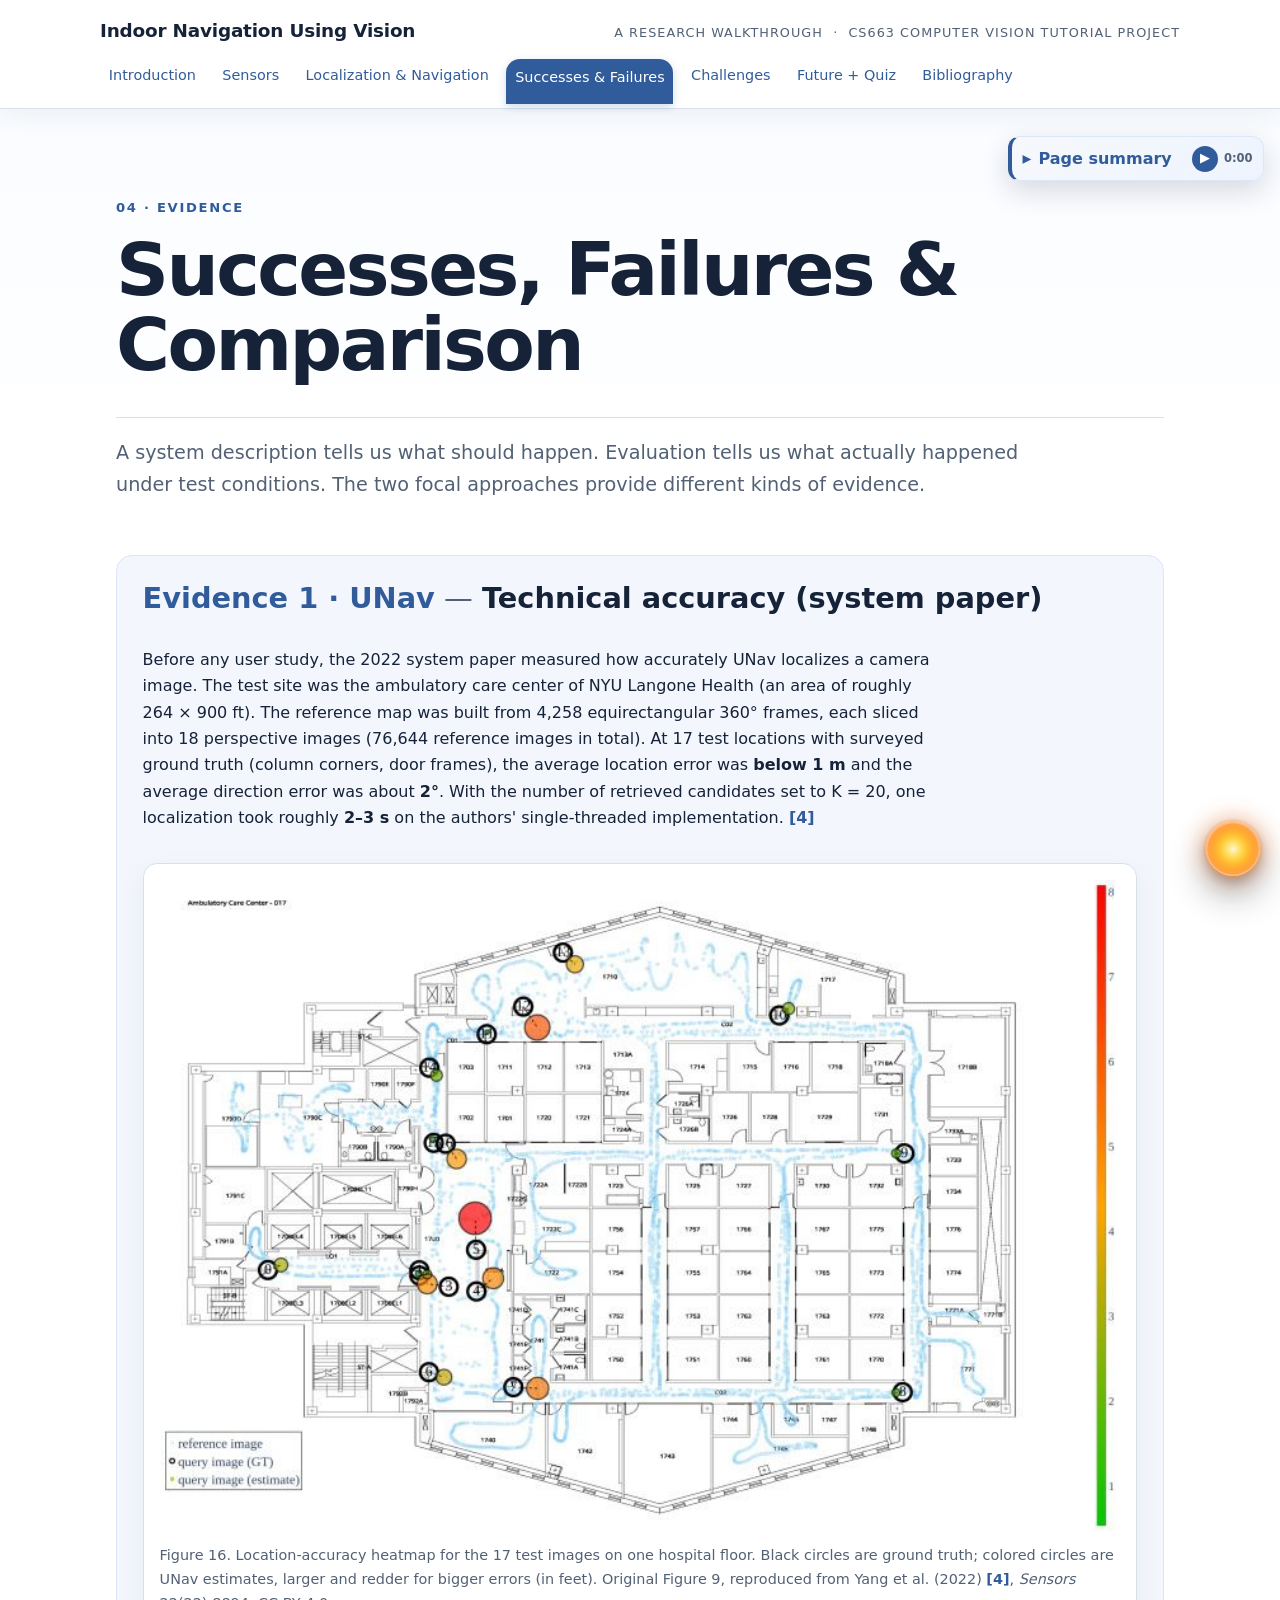
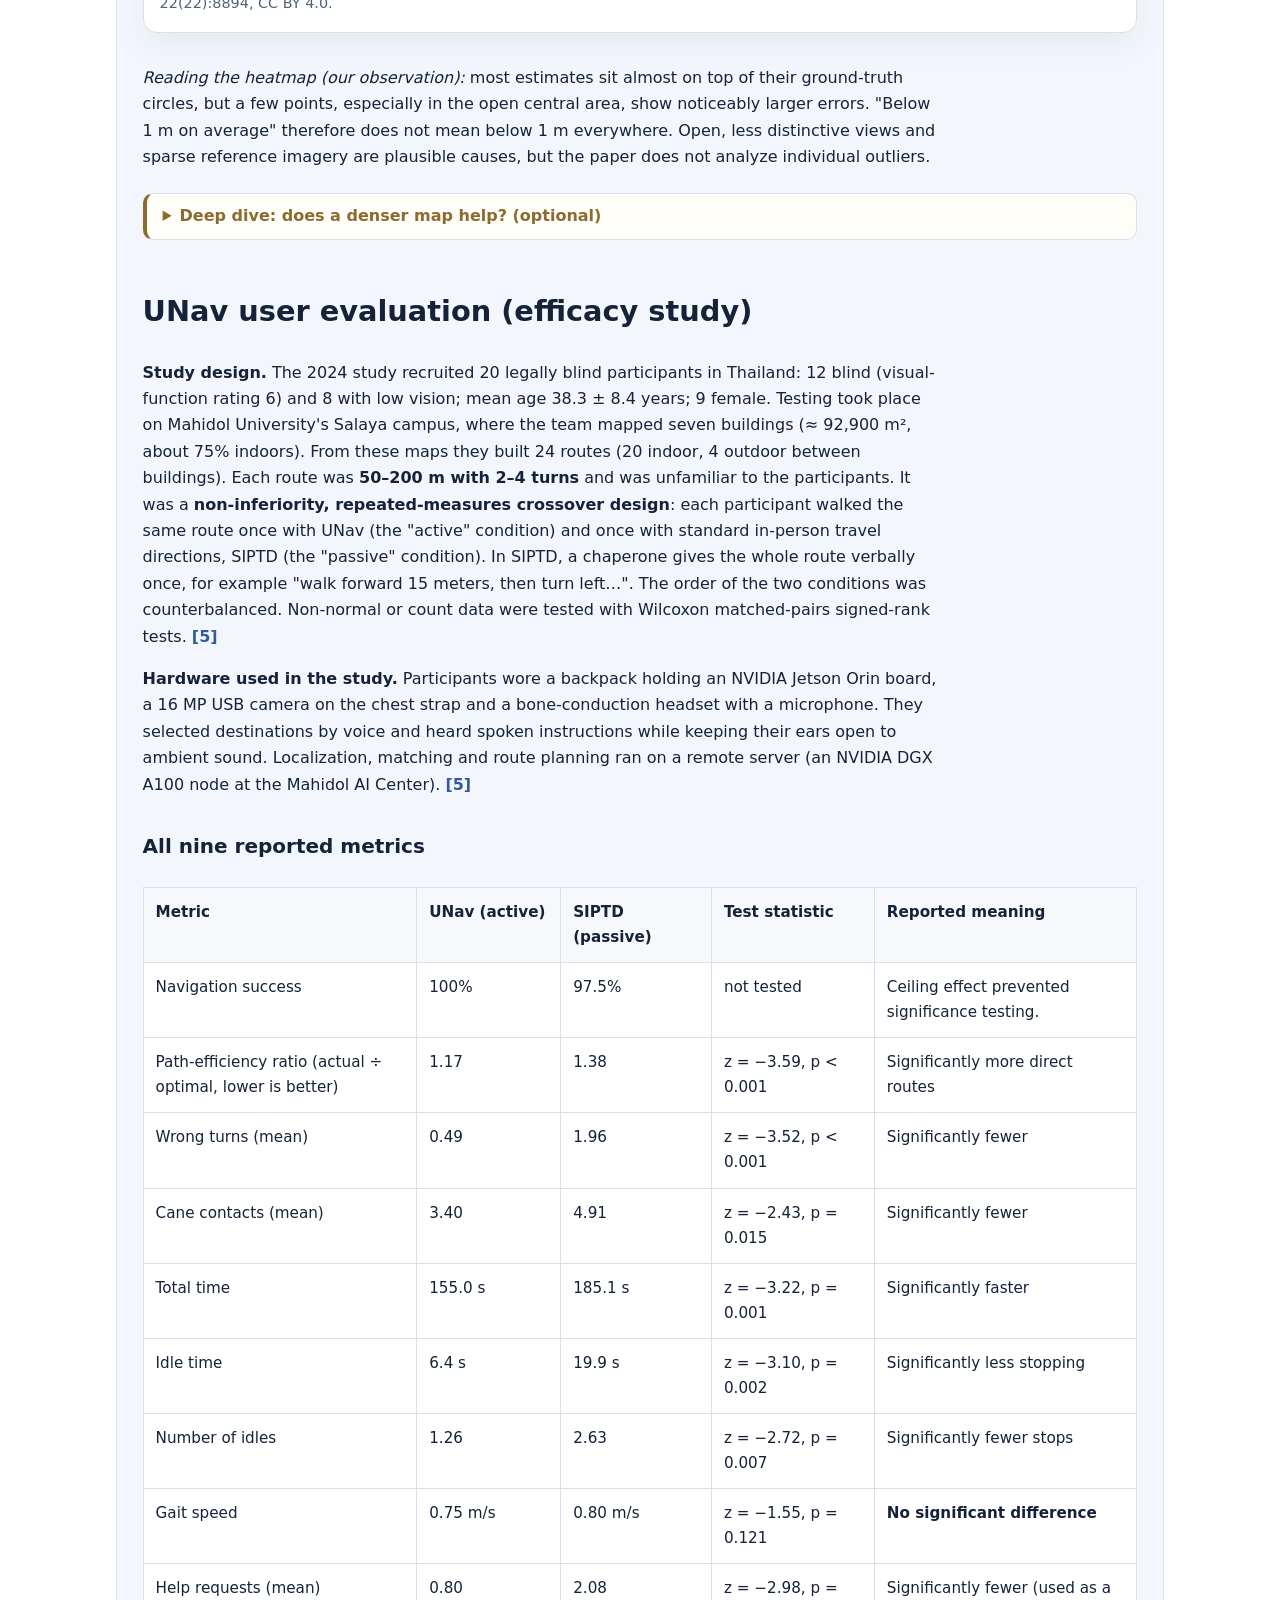
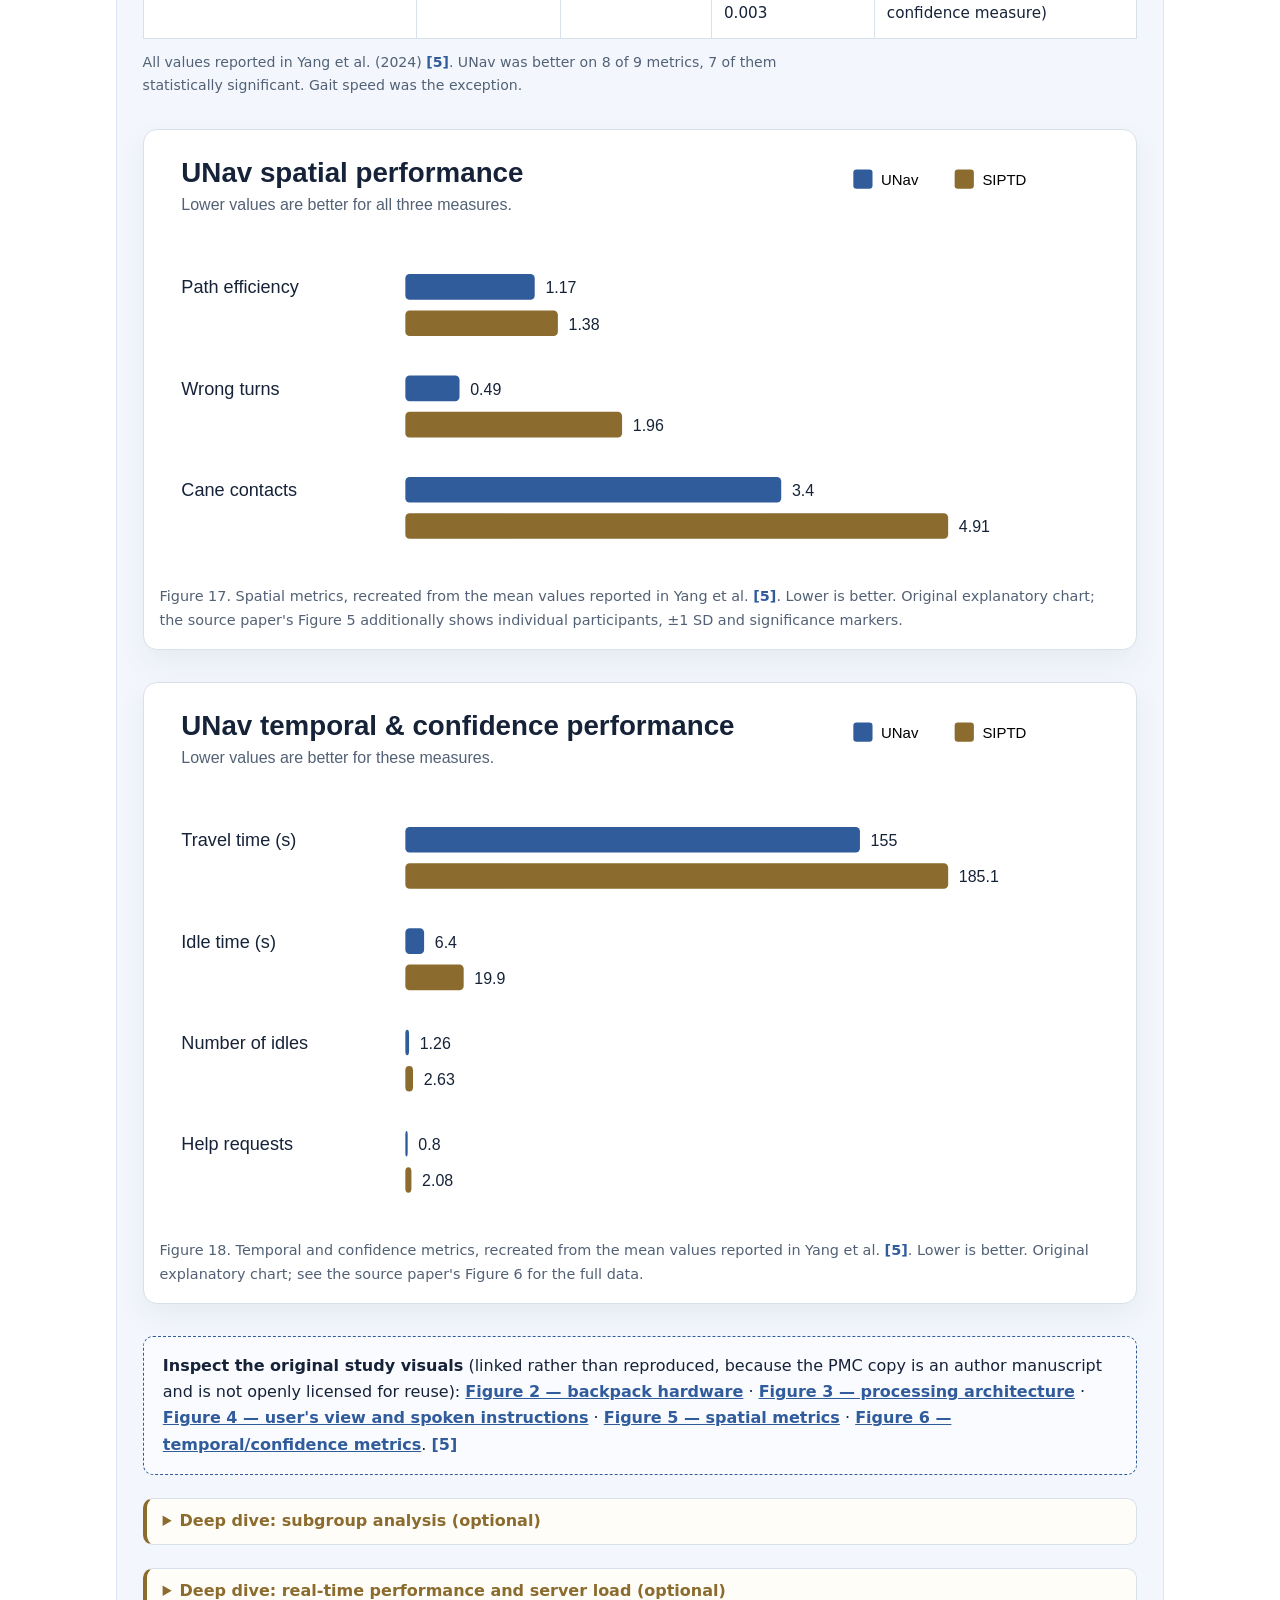
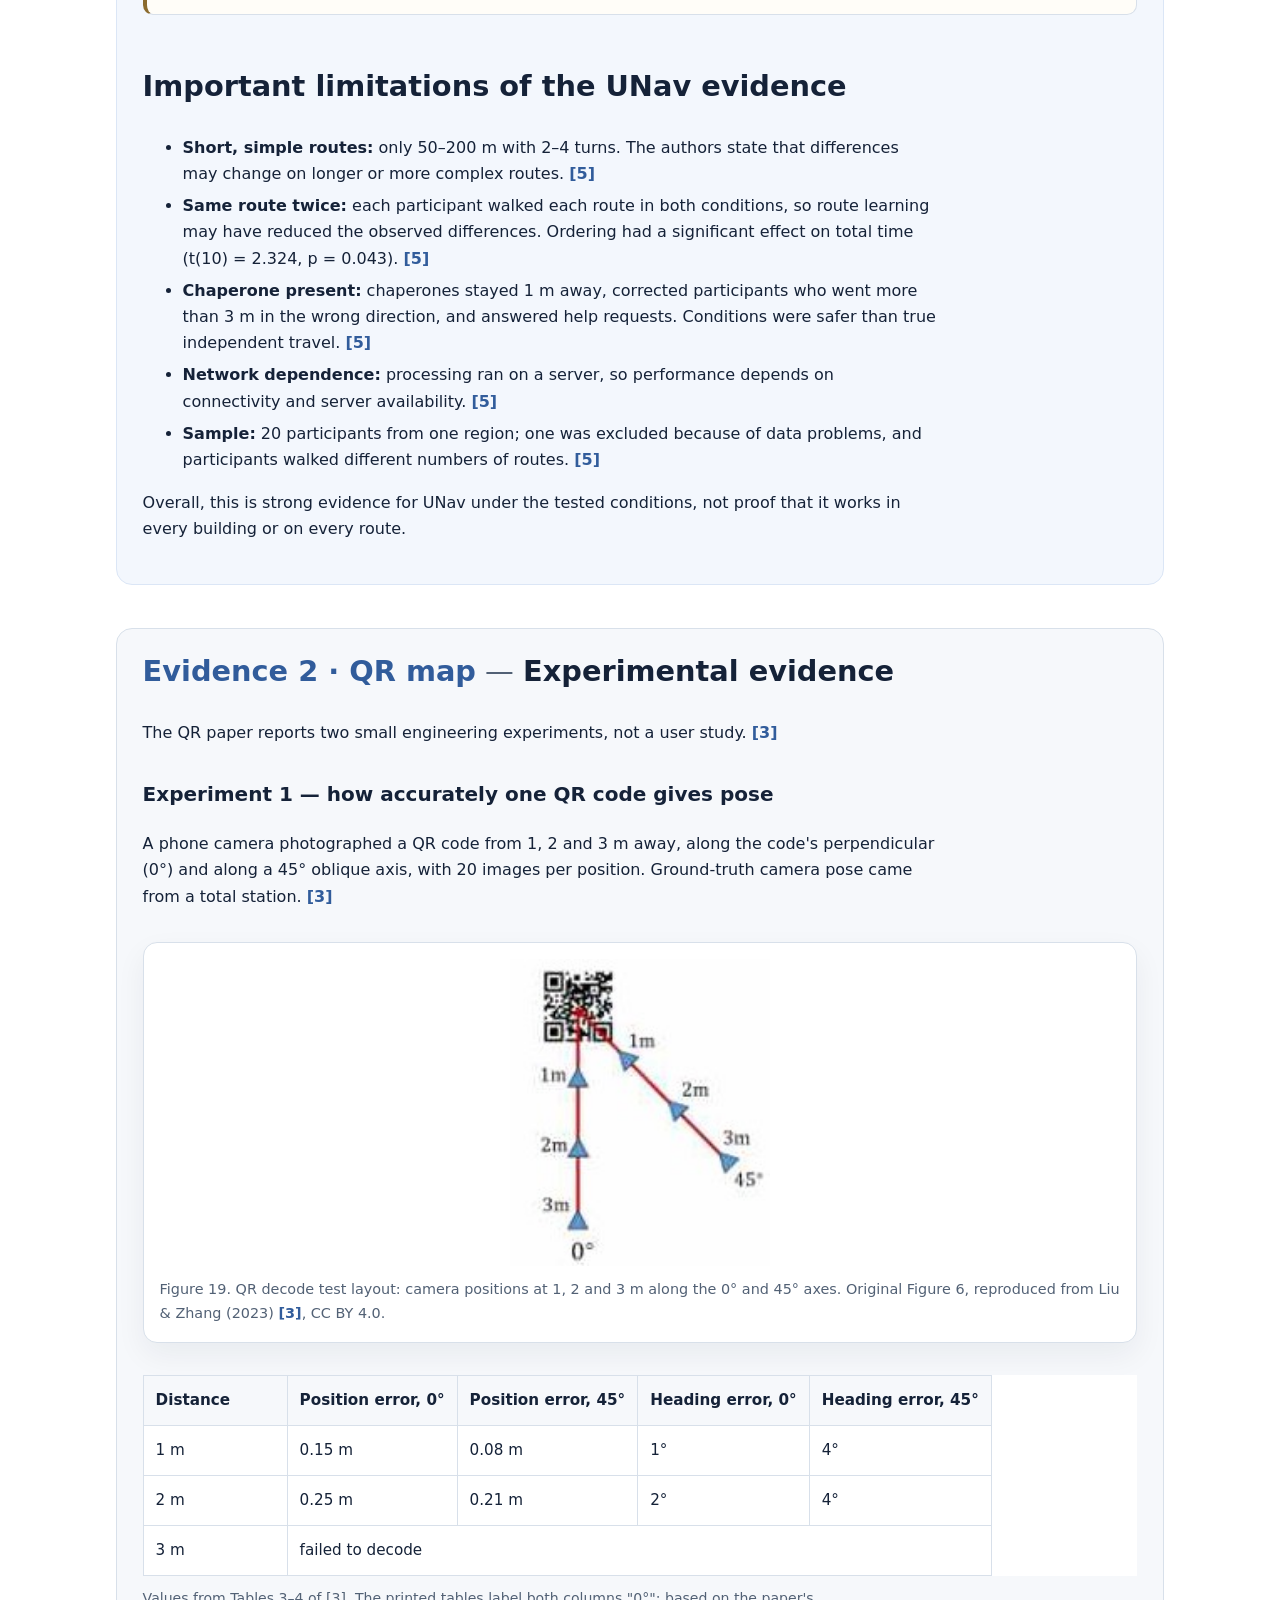
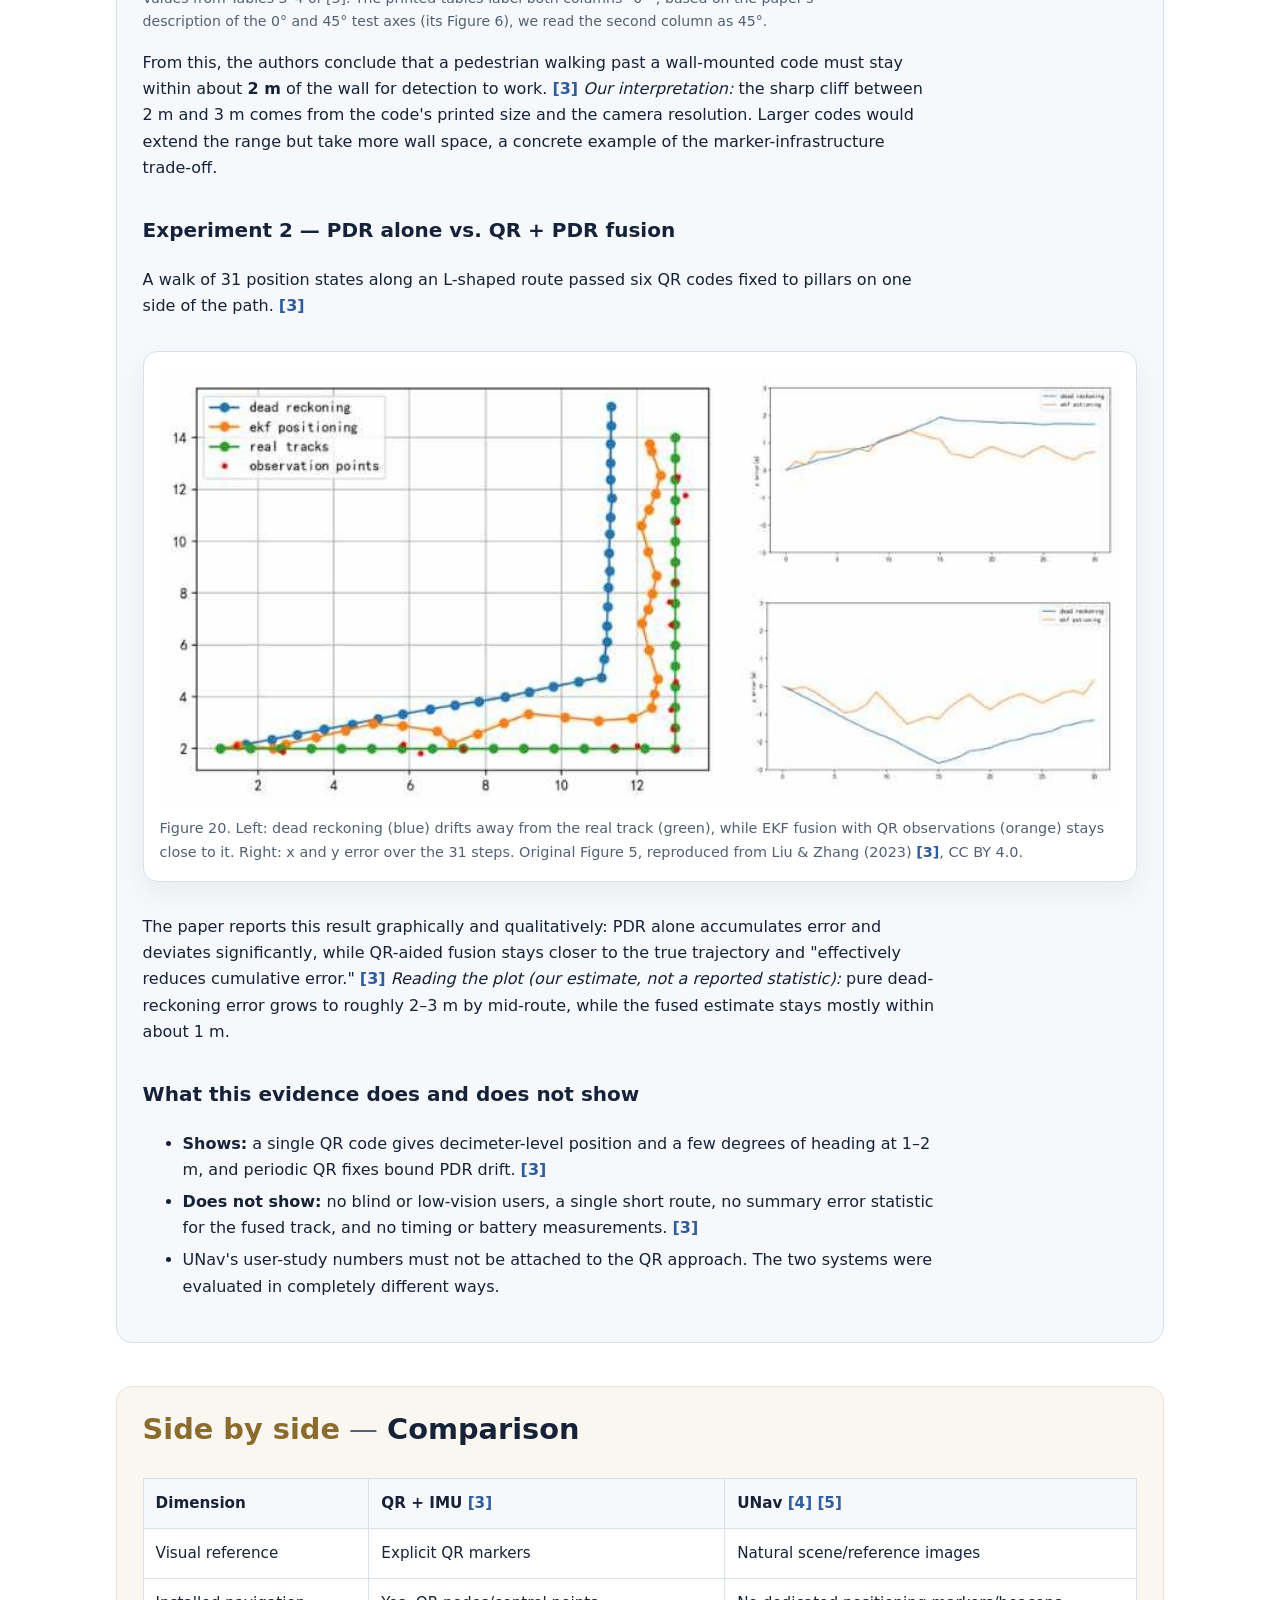
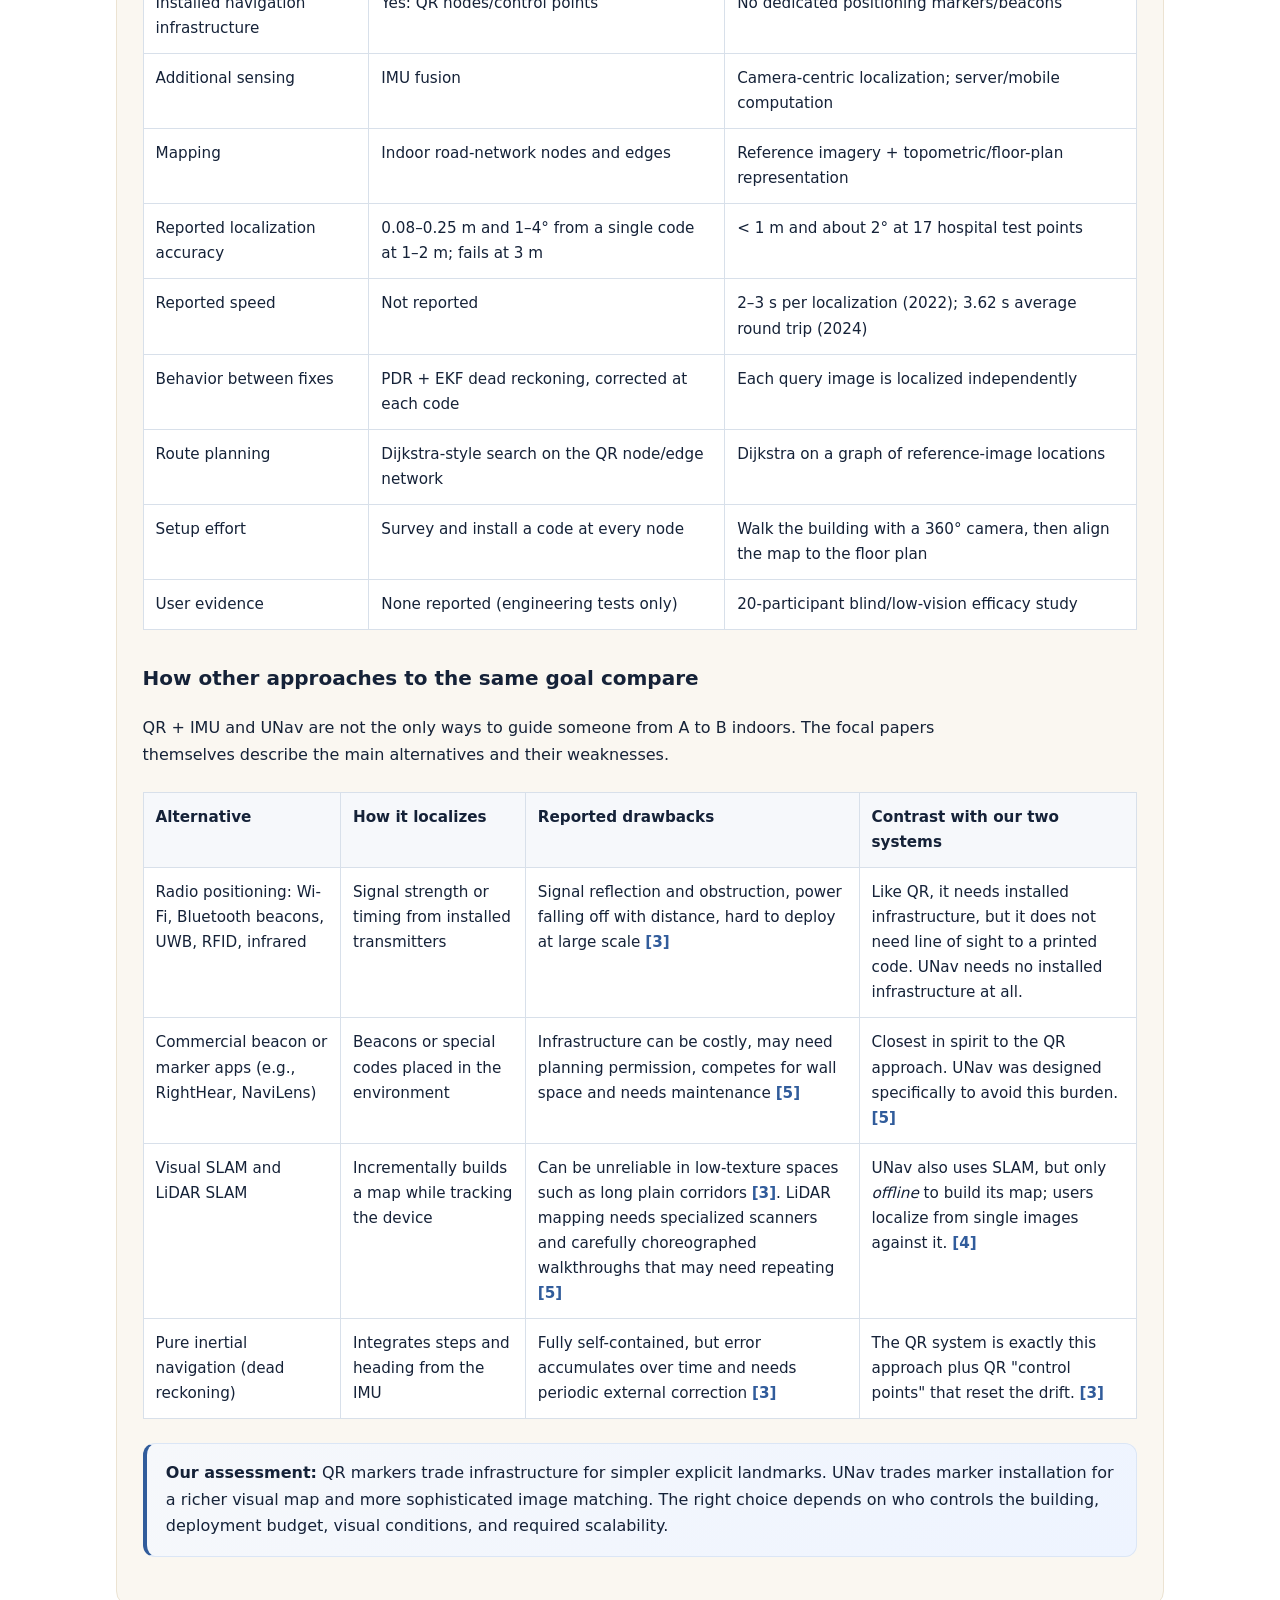
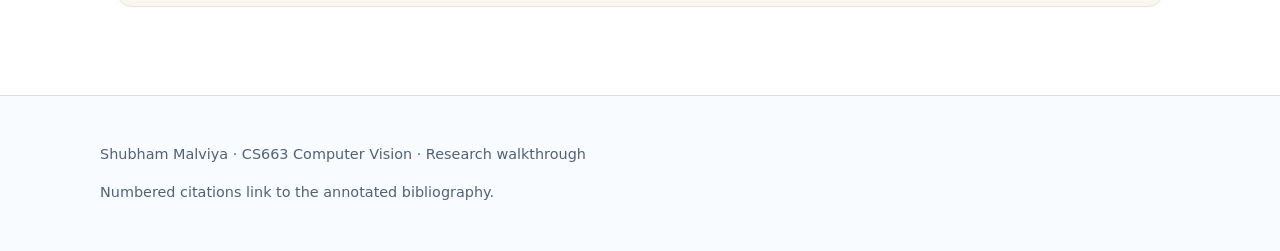
<file: results.html>
<!doctype html><html lang="en"><head><meta charset="utf-8"><meta name="viewport" content="width=device-width,initial-scale=1"><title>Successes, Failures &amp; Comparison | Indoor Navigation Using Vision · Research Walkthrough</title><link rel="stylesheet" href="css/style.css?v=10"><script src="js/theme.js?v=10"></script><script src="js/audio.js?v=10" defer></script></head><body><header><div class="brand"><a class="brand-title" href="index.html">Indoor Navigation Using Vision</a><span class="brand-sub">A research walkthrough &nbsp;·&nbsp; CS663 Computer Vision tutorial project</span></div><nav aria-label="Main navigation"><a href="index.html">Introduction</a><a href="sensors.html">Sensors</a><a href="navigation.html">Localization & Navigation</a><a href="results.html" aria-current="page">Successes & Failures</a><a href="challenges.html">Challenges</a><a href="future.html">Future + Quiz</a><a href="bibliography.html">Bibliography</a></nav></header><main><section class="hero"><p class="kicker">04 · Evidence</p><h1>Successes, Failures & Comparison</h1></section><details class="audio-box"><summary><span>Page summary</span><span class="audio-mini"><button class="audio-toggle" type="button" aria-label="Play narration">▶</button><span class="audio-time" aria-live="off">0:00</span></span></summary><audio controls preload="metadata"><source src="audio/results.mp3" type="audio/mpeg">Your browser does not support embedded audio.</audio></details>
<p class="lead">A system description tells us what should happen. Evaluation tells us what actually happened under test conditions. The two focal approaches provide different kinds of evidence.</p>
<section class="group group-tint"><h2><span class="group-tag">Evidence 1 · UNav</span><span class="group-sep"> — </span>Technical accuracy (system paper)</h2>
<p>Before any user study, the 2022 system paper measured how accurately UNav localizes a camera image. The test site was the ambulatory care center of NYU Langone Health (an area of roughly 264 × 900 ft). The reference map was built from 4,258 equirectangular 360° frames, each sliced into 18 perspective images (76,644 reference images in total). At 17 test locations with surveyed ground truth (column corners, door frames), the average location error was <strong>below 1 m</strong> and the average direction error was about <strong>2°</strong>. With the number of retrieved candidates set to K = 20, one localization took roughly <strong>2–3 s</strong> on the authors' single-threaded implementation. <a class="cite" href="bibliography.html#ref4" aria-label="Reference 4">[4]</a></p>
<figure><img src="images/unav22_fig9_heatmap.jpg" alt="Hospital floor plan with reference image locations as light-blue dots, 17 numbered ground-truth test locations, and estimated locations colored from green (small error) to red (large error)"><figcaption>Figure 16. Location-accuracy heatmap for the 17 test images on one hospital floor. Black circles are ground truth; colored circles are UNav estimates, larger and redder for bigger errors (in feet). Original Figure 9, reproduced from Yang et al. (2022) <a class="cite" href="bibliography.html#ref4" aria-label="Reference 4">[4]</a>, <em>Sensors</em> 22(22):8894, CC BY 4.0.</figcaption></figure>
<p><em>Reading the heatmap (our observation):</em> most estimates sit almost on top of their ground-truth circles, but a few points, especially in the open central area, show noticeably larger errors. "Below 1 m on average" therefore does not mean below 1 m everywhere. Open, less distinctive views and sparse reference imagery are plausible causes, but the paper does not analyze individual outliers.</p>
<details class="deep-dive"><summary>Deep dive: does a denser map help? (optional)</summary>
<p>The same paper also tested how map density affects accuracy. It downsampled the reference frames (keeping every α-th frame, α from 1 to 50) and the perspective slices (every β-th slice). Denser maps tended to give lower error, though not in every case (the reported probability was p ≈ 0.72 for frames and ≈ 0.65 for slices). For very sparse maps, PnP sometimes failed because too few overlapping views remained to supply 2D–3D correspondences. <a class="cite" href="bibliography.html#ref4" aria-label="Reference 4">[4]</a> <em>Our interpretation:</em> mapping effort cannot be cut arbitrarily, because sparse reference imagery degrades exactly the geometric step that recovers heading.</p>

</details>
<h2>UNav user evaluation (efficacy study)</h2>
<p><strong>Study design.</strong> The 2024 study recruited 20 legally blind participants in Thailand: 12 blind (visual-function rating 6) and 8 with low vision; mean age 38.3 ± 8.4 years; 9 female. Testing took place on Mahidol University's Salaya campus, where the team mapped seven buildings (≈ 92,900 m², about 75% indoors). From these maps they built 24 routes (20 indoor, 4 outdoor between buildings). Each route was <strong>50–200 m with 2–4 turns</strong> and was unfamiliar to the participants. It was a <strong>non-inferiority, repeated-measures crossover design</strong>: each participant walked the same route once with UNav (the "active" condition) and once with standard in-person travel directions, SIPTD (the "passive" condition). In SIPTD, a chaperone gives the whole route verbally once, for example "walk forward 15 meters, then turn left…". The order of the two conditions was counterbalanced. Non-normal or count data were tested with Wilcoxon matched-pairs signed-rank tests. <a class="cite" href="bibliography.html#ref5" aria-label="Reference 5">[5]</a></p>
<p><strong>Hardware used in the study.</strong> Participants wore a backpack holding an NVIDIA Jetson Orin board, a 16 MP USB camera on the chest strap and a bone-conduction headset with a microphone. They selected destinations by voice and heard spoken instructions while keeping their ears open to ambient sound. Localization, matching and route planning ran on a remote server (an NVIDIA DGX A100 node at the Mahidol AI Center). <a class="cite" href="bibliography.html#ref5" aria-label="Reference 5">[5]</a></p>
<h3>All nine reported metrics</h3>
<table><thead><tr><th>Metric</th><th>UNav (active)</th><th>SIPTD (passive)</th><th>Test statistic</th><th>Reported meaning</th></tr></thead><tbody>
<tr><td>Navigation success</td><td>100%</td><td>97.5%</td><td>not tested</td><td>Ceiling effect prevented significance testing.</td></tr>
<tr><td>Path-efficiency ratio (actual ÷ optimal, lower is better)</td><td>1.17</td><td>1.38</td><td>z = −3.59, p &lt; 0.001</td><td>Significantly more direct routes</td></tr>
<tr><td>Wrong turns (mean)</td><td>0.49</td><td>1.96</td><td>z = −3.52, p &lt; 0.001</td><td>Significantly fewer</td></tr>
<tr><td>Cane contacts (mean)</td><td>3.40</td><td>4.91</td><td>z = −2.43, p = 0.015</td><td>Significantly fewer</td></tr>
<tr><td>Total time</td><td>155.0 s</td><td>185.1 s</td><td>z = −3.22, p = 0.001</td><td>Significantly faster</td></tr>
<tr><td>Idle time</td><td>6.4 s</td><td>19.9 s</td><td>z = −3.10, p = 0.002</td><td>Significantly less stopping</td></tr>
<tr><td>Number of idles</td><td>1.26</td><td>2.63</td><td>z = −2.72, p = 0.007</td><td>Significantly fewer stops</td></tr>
<tr><td>Gait speed</td><td>0.75 m/s</td><td>0.80 m/s</td><td>z = −1.55, p = 0.121</td><td><strong>No significant difference</strong></td></tr>
<tr><td>Help requests (mean)</td><td>0.80</td><td>2.08</td><td>z = −2.98, p = 0.003</td><td>Significantly fewer (used as a confidence measure)</td></tr>
</tbody></table>
<p class="table-note">All values reported in Yang et al. (2024) <a class="cite" href="bibliography.html#ref5" aria-label="Reference 5">[5]</a>. UNav was better on 8 of 9 metrics, 7 of them statistically significant. Gait speed was the exception.</p>
<figure><img src="images/unav_spatial_results.svg" alt="Bar chart comparing UNav and standard in-person directions for path efficiency, wrong turns and cane contacts"><figcaption>Figure 17. Spatial metrics, recreated from the mean values reported in Yang et al. <a class="cite" href="bibliography.html#ref5" aria-label="Reference 5">[5]</a>. Lower is better. Original explanatory chart; the source paper's Figure 5 additionally shows individual participants, ±1 SD and significance markers.</figcaption></figure>
<figure><img src="images/unav_temporal_results.svg" alt="Bar chart comparing UNav and standard in-person directions for travel time, idle time, idles and help requests"><figcaption>Figure 18. Temporal and confidence metrics, recreated from the mean values reported in Yang et al. <a class="cite" href="bibliography.html#ref5" aria-label="Reference 5">[5]</a>. Lower is better. Original explanatory chart; see the source paper's Figure 6 for the full data.</figcaption></figure>
<div class="research-link"><strong>Inspect the original study visuals</strong> (linked rather than reproduced, because the PMC copy is an author manuscript and is not openly licensed for reuse): <a href="https://pmc.ncbi.nlm.nih.gov/articles/PMC11822047/#F2" target="_blank" rel="noopener">Figure 2 — backpack hardware</a> · <a href="https://pmc.ncbi.nlm.nih.gov/articles/PMC11822047/#F3" target="_blank" rel="noopener">Figure 3 — processing architecture</a> · <a href="https://pmc.ncbi.nlm.nih.gov/articles/PMC11822047/#F4" target="_blank" rel="noopener">Figure 4 — user's view and spoken instructions</a> · <a href="https://pmc.ncbi.nlm.nih.gov/articles/PMC11822047/#F5" target="_blank" rel="noopener">Figure 5 — spatial metrics</a> · <a href="https://pmc.ncbi.nlm.nih.gov/articles/PMC11822047/#F6" target="_blank" rel="noopener">Figure 6 — temporal/confidence metrics</a>. <a class="cite" href="bibliography.html#ref5" aria-label="Reference 5">[5]</a></div>

<details class="deep-dive"><summary>Deep dive: subgroup analysis (optional)</summary>
<h3>Who benefited most?</h3>
<p>The authors compared passive-minus-active difference scores between the blind group (n = 10 usable) and the low-vision group (n = 8). Blind participants gained significantly more from UNav in total time (44.4 s vs. 12.4 s improvement; t(16) = 2.150, p = 0.047) and in path efficiency (0.292 vs. 0.106; t(16) = 2.191, p = 0.044). <a class="cite" href="bibliography.html#ref5" aria-label="Reference 5">[5]</a> This makes sense: the less a person can use residual vision to recover from mistakes, the more value step-by-step guidance adds.</p>

</details>
<details class="deep-dive"><summary>Deep dive: real-time performance and server load (optional)</summary>
<h3>Real-time performance in the field</h3>
<p>The study reports an average client → server → client round-trip time of <strong>3.62 s</strong>, ranging from 0.24 s to 5.96 s. Per user, the server used about 0.62% CPU, 13.85% GPU and 4.7% of GPU memory, so the authors estimate one GPU could serve about 7 users simultaneously. Each query image was about 70 kB, and an instruction message only 122 bytes. <a class="cite" href="bibliography.html#ref5" aria-label="Reference 5">[5]</a> <em>Our interpretation:</em> at a gait speed of about 0.75 m/s, a 3.6 s delay means the user may have moved roughly 2.7 m before an instruction arrives. This is acceptable on straight corridors but is one reason short, frequent instructions and faster sub-map localization (which the authors say they are developing) matter.</p>

</details>
<h2>Important limitations of the UNav evidence</h2>
<ul>
<li><strong>Short, simple routes:</strong> only 50–200 m with 2–4 turns. The authors state that differences may change on longer or more complex routes. <a class="cite" href="bibliography.html#ref5" aria-label="Reference 5">[5]</a></li>
<li><strong>Same route twice:</strong> each participant walked each route in both conditions, so route learning may have reduced the observed differences. Ordering had a significant effect on total time (t(10) = 2.324, p = 0.043). <a class="cite" href="bibliography.html#ref5" aria-label="Reference 5">[5]</a></li>
<li><strong>Chaperone present:</strong> chaperones stayed 1 m away, corrected participants who went more than 3 m in the wrong direction, and answered help requests. Conditions were safer than true independent travel. <a class="cite" href="bibliography.html#ref5" aria-label="Reference 5">[5]</a></li>
<li><strong>Network dependence:</strong> processing ran on a server, so performance depends on connectivity and server availability. <a class="cite" href="bibliography.html#ref5" aria-label="Reference 5">[5]</a></li>
<li><strong>Sample:</strong> 20 participants from one region; one was excluded because of data problems, and participants walked different numbers of routes. <a class="cite" href="bibliography.html#ref5" aria-label="Reference 5">[5]</a></li>
</ul>
<p>Overall, this is strong evidence for UNav under the tested conditions, not proof that it works in every building or on every route.</p>
</section>
<section class="group group-neutral"><h2><span class="group-tag">Evidence 2 · QR map</span><span class="group-sep"> — </span>Experimental evidence</h2>
<p>The QR paper reports two small engineering experiments, not a user study. <a class="cite" href="bibliography.html#ref3" aria-label="Reference 3">[3]</a></p>
<h3>Experiment 1 — how accurately one QR code gives pose</h3>
<p>A phone camera photographed a QR code from 1, 2 and 3 m away, along the code's perpendicular (0°) and along a 45° oblique axis, with 20 images per position. Ground-truth camera pose came from a total station. <a class="cite" href="bibliography.html#ref3" aria-label="Reference 3">[3]</a></p>
<figure><img class="fig-small" style="max-width:260px" src="images/qr_fig6_decode.jpg" alt="Test layout: camera positions at 1, 2 and 3 meters from a QR code along a 0 degree axis and a 45 degree axis"><figcaption>Figure 19. QR decode test layout: camera positions at 1, 2 and 3 m along the 0° and 45° axes. Original Figure 6, reproduced from Liu &amp; Zhang (2023) <a class="cite" href="bibliography.html#ref3" aria-label="Reference 3">[3]</a>, CC BY 4.0.</figcaption></figure>
<table><thead><tr><th>Distance</th><th>Position error, 0°</th><th>Position error, 45°</th><th>Heading error, 0°</th><th>Heading error, 45°</th></tr></thead><tbody>
<tr><td>1 m</td><td>0.15 m</td><td>0.08 m</td><td>1°</td><td>4°</td></tr>
<tr><td>2 m</td><td>0.25 m</td><td>0.21 m</td><td>2°</td><td>4°</td></tr>
<tr><td>3 m</td><td colspan="4">failed to decode</td></tr></tbody></table>
<p class="table-note">Values from Tables 3–4 of [3]. The printed tables label both columns "0°"; based on the paper's description of the 0° and 45° test axes (its Figure 6), we read the second column as 45°.</p>
<p>From this, the authors conclude that a pedestrian walking past a wall-mounted code must stay within about <strong>2 m</strong> of the wall for detection to work. <a class="cite" href="bibliography.html#ref3" aria-label="Reference 3">[3]</a> <em>Our interpretation:</em> the sharp cliff between 2 m and 3 m comes from the code's printed size and the camera resolution. Larger codes would extend the range but take more wall space, a concrete example of the marker-infrastructure trade-off.</p>
<h3>Experiment 2 — PDR alone vs. QR + PDR fusion</h3>
<p>A walk of 31 position states along an L-shaped route passed six QR codes fixed to pillars on one side of the path. <a class="cite" href="bibliography.html#ref3" aria-label="Reference 3">[3]</a></p>
<figure><img src="images/qr_fig5_fusion.jpg" alt="Trajectory plot comparing dead reckoning, EKF positioning and the real track, with x and y error curves over 31 steps"><figcaption>Figure 20. Left: dead reckoning (blue) drifts away from the real track (green), while EKF fusion with QR observations (orange) stays close to it. Right: x and y error over the 31 steps. Original Figure 5, reproduced from Liu &amp; Zhang (2023) <a class="cite" href="bibliography.html#ref3" aria-label="Reference 3">[3]</a>, CC BY 4.0.</figcaption></figure>
<p>The paper reports this result graphically and qualitatively: PDR alone accumulates error and deviates significantly, while QR-aided fusion stays closer to the true trajectory and "effectively reduces cumulative error." <a class="cite" href="bibliography.html#ref3" aria-label="Reference 3">[3]</a> <em>Reading the plot (our estimate, not a reported statistic):</em> pure dead-reckoning error grows to roughly 2–3 m by mid-route, while the fused estimate stays mostly within about 1 m.</p>
<h3>What this evidence does and does not show</h3>
<ul>
<li><strong>Shows:</strong> a single QR code gives decimeter-level position and a few degrees of heading at 1–2 m, and periodic QR fixes bound PDR drift. <a class="cite" href="bibliography.html#ref3" aria-label="Reference 3">[3]</a></li>
<li><strong>Does not show:</strong> no blind or low-vision users, a single short route, no summary error statistic for the fused track, and no timing or battery measurements. <a class="cite" href="bibliography.html#ref3" aria-label="Reference 3">[3]</a></li>
<li>UNav's user-study numbers must not be attached to the QR approach. The two systems were evaluated in completely different ways.</li>
</ul>
</section>
<section class="group group-warm"><h2><span class="group-tag">Side by side</span><span class="group-sep"> — </span>Comparison</h2><table><thead><tr><th>Dimension</th><th>QR + IMU <a class="cite" href="bibliography.html#ref3" aria-label="Reference 3">[3]</a></th><th>UNav <a class="cite" href="bibliography.html#ref4" aria-label="Reference 4">[4]</a> <a class="cite" href="bibliography.html#ref5" aria-label="Reference 5">[5]</a></th></tr></thead><tbody><tr><td>Visual reference</td><td>Explicit QR markers</td><td>Natural scene/reference images</td></tr><tr><td>Installed navigation infrastructure</td><td>Yes: QR nodes/control points</td><td>No dedicated positioning markers/beacons</td></tr><tr><td>Additional sensing</td><td>IMU fusion</td><td>Camera-centric localization; server/mobile computation</td></tr><tr><td>Mapping</td><td>Indoor road-network nodes and edges</td><td>Reference imagery + topometric/floor-plan representation</td></tr><tr><td>Reported localization accuracy</td><td>0.08–0.25 m and 1–4° from a single code at 1–2 m; fails at 3 m</td><td>&lt; 1 m and about 2° at 17 hospital test points</td></tr>
<tr><td>Reported speed</td><td>Not reported</td><td>2–3 s per localization (2022); 3.62 s average round trip (2024)</td></tr>
<tr><td>Behavior between fixes</td><td>PDR + EKF dead reckoning, corrected at each code</td><td>Each query image is localized independently</td></tr>
<tr><td>Route planning</td><td>Dijkstra-style search on the QR node/edge network</td><td>Dijkstra on a graph of reference-image locations</td></tr>
<tr><td>Setup effort</td><td>Survey and install a code at every node</td><td>Walk the building with a 360° camera, then align the map to the floor plan</td></tr>
<tr><td>User evidence</td><td>None reported (engineering tests only)</td><td>20-participant blind/low-vision efficacy study</td></tr></tbody></table>
<h3>How other approaches to the same goal compare</h3>
<p>QR + IMU and UNav are not the only ways to guide someone from A to B indoors. The focal papers themselves describe the main alternatives and their weaknesses.</p>
<table><thead><tr><th>Alternative</th><th>How it localizes</th><th>Reported drawbacks</th><th>Contrast with our two systems</th></tr></thead><tbody>
<tr><td>Radio positioning: Wi-Fi, Bluetooth beacons, UWB, RFID, infrared</td><td>Signal strength or timing from installed transmitters</td><td>Signal reflection and obstruction, power falling off with distance, hard to deploy at large scale <a class="cite" href="bibliography.html#ref3" aria-label="Reference 3">[3]</a></td><td>Like QR, it needs installed infrastructure, but it does not need line of sight to a printed code. UNav needs no installed infrastructure at all.</td></tr>
<tr><td>Commercial beacon or marker apps (e.g., RightHear, NaviLens)</td><td>Beacons or special codes placed in the environment</td><td>Infrastructure can be costly, may need planning permission, competes for wall space and needs maintenance <a class="cite" href="bibliography.html#ref5" aria-label="Reference 5">[5]</a></td><td>Closest in spirit to the QR approach. UNav was designed specifically to avoid this burden. <a class="cite" href="bibliography.html#ref5" aria-label="Reference 5">[5]</a></td></tr>
<tr><td>Visual SLAM and LiDAR SLAM</td><td>Incrementally builds a map while tracking the device</td><td>Can be unreliable in low-texture spaces such as long plain corridors <a class="cite" href="bibliography.html#ref3" aria-label="Reference 3">[3]</a>. LiDAR mapping needs specialized scanners and carefully choreographed walkthroughs that may need repeating <a class="cite" href="bibliography.html#ref5" aria-label="Reference 5">[5]</a></td><td>UNav also uses SLAM, but only <em>offline</em> to build its map; users localize from single images against it. <a class="cite" href="bibliography.html#ref4" aria-label="Reference 4">[4]</a></td></tr>
<tr><td>Pure inertial navigation (dead reckoning)</td><td>Integrates steps and heading from the IMU</td><td>Fully self-contained, but error accumulates over time and needs periodic external correction <a class="cite" href="bibliography.html#ref3" aria-label="Reference 3">[3]</a></td><td>The QR system is exactly this approach plus QR "control points" that reset the drift. <a class="cite" href="bibliography.html#ref3" aria-label="Reference 3">[3]</a></td></tr>
</tbody></table>
<div class="callout"><strong>Our assessment:</strong> QR markers trade infrastructure for simpler explicit landmarks. UNav trades marker installation for a richer visual map and more sophisticated image matching. The right choice depends on who controls the building, deployment budget, visual conditions, and required scalability.</div>
</section>
</main><footer><p>Shubham Malviya · CS663 Computer Vision · Research walkthrough</p><p>Numbered citations link to the annotated bibliography.</p></footer></body></html>
</file>
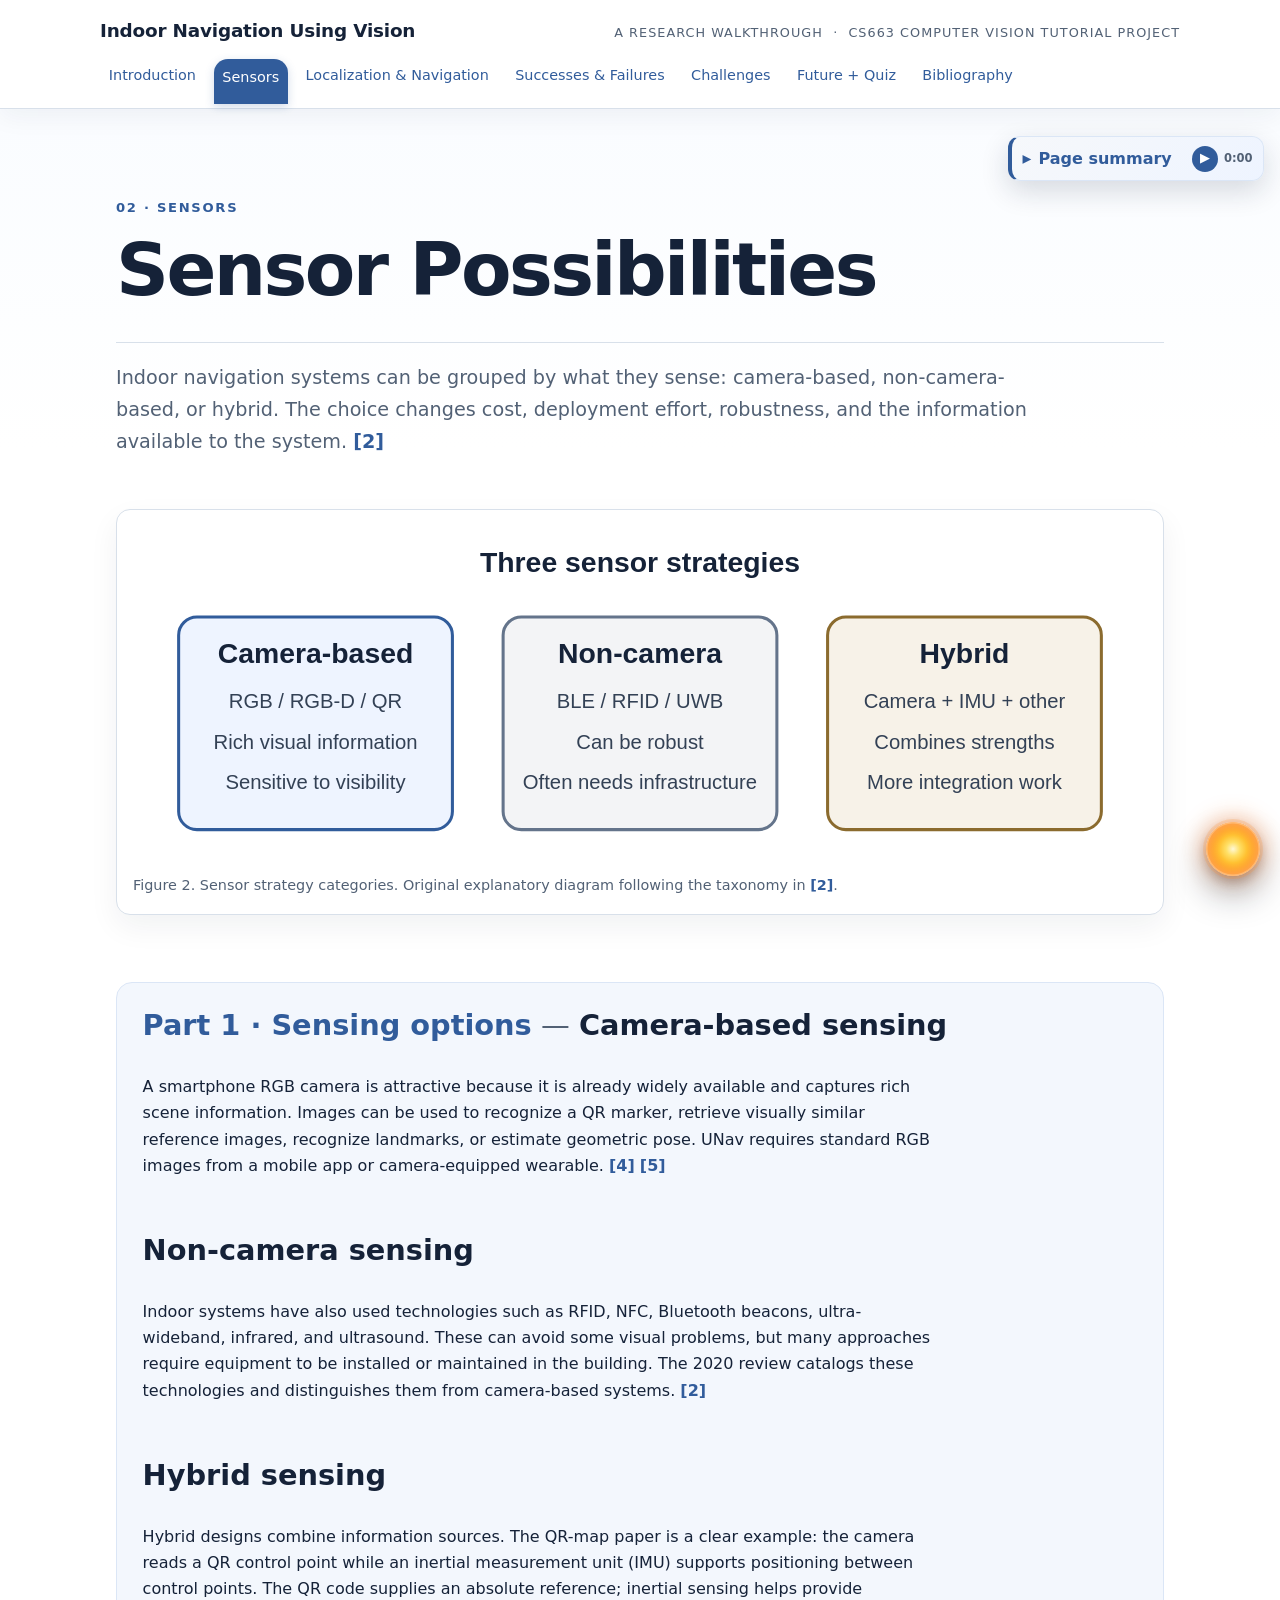
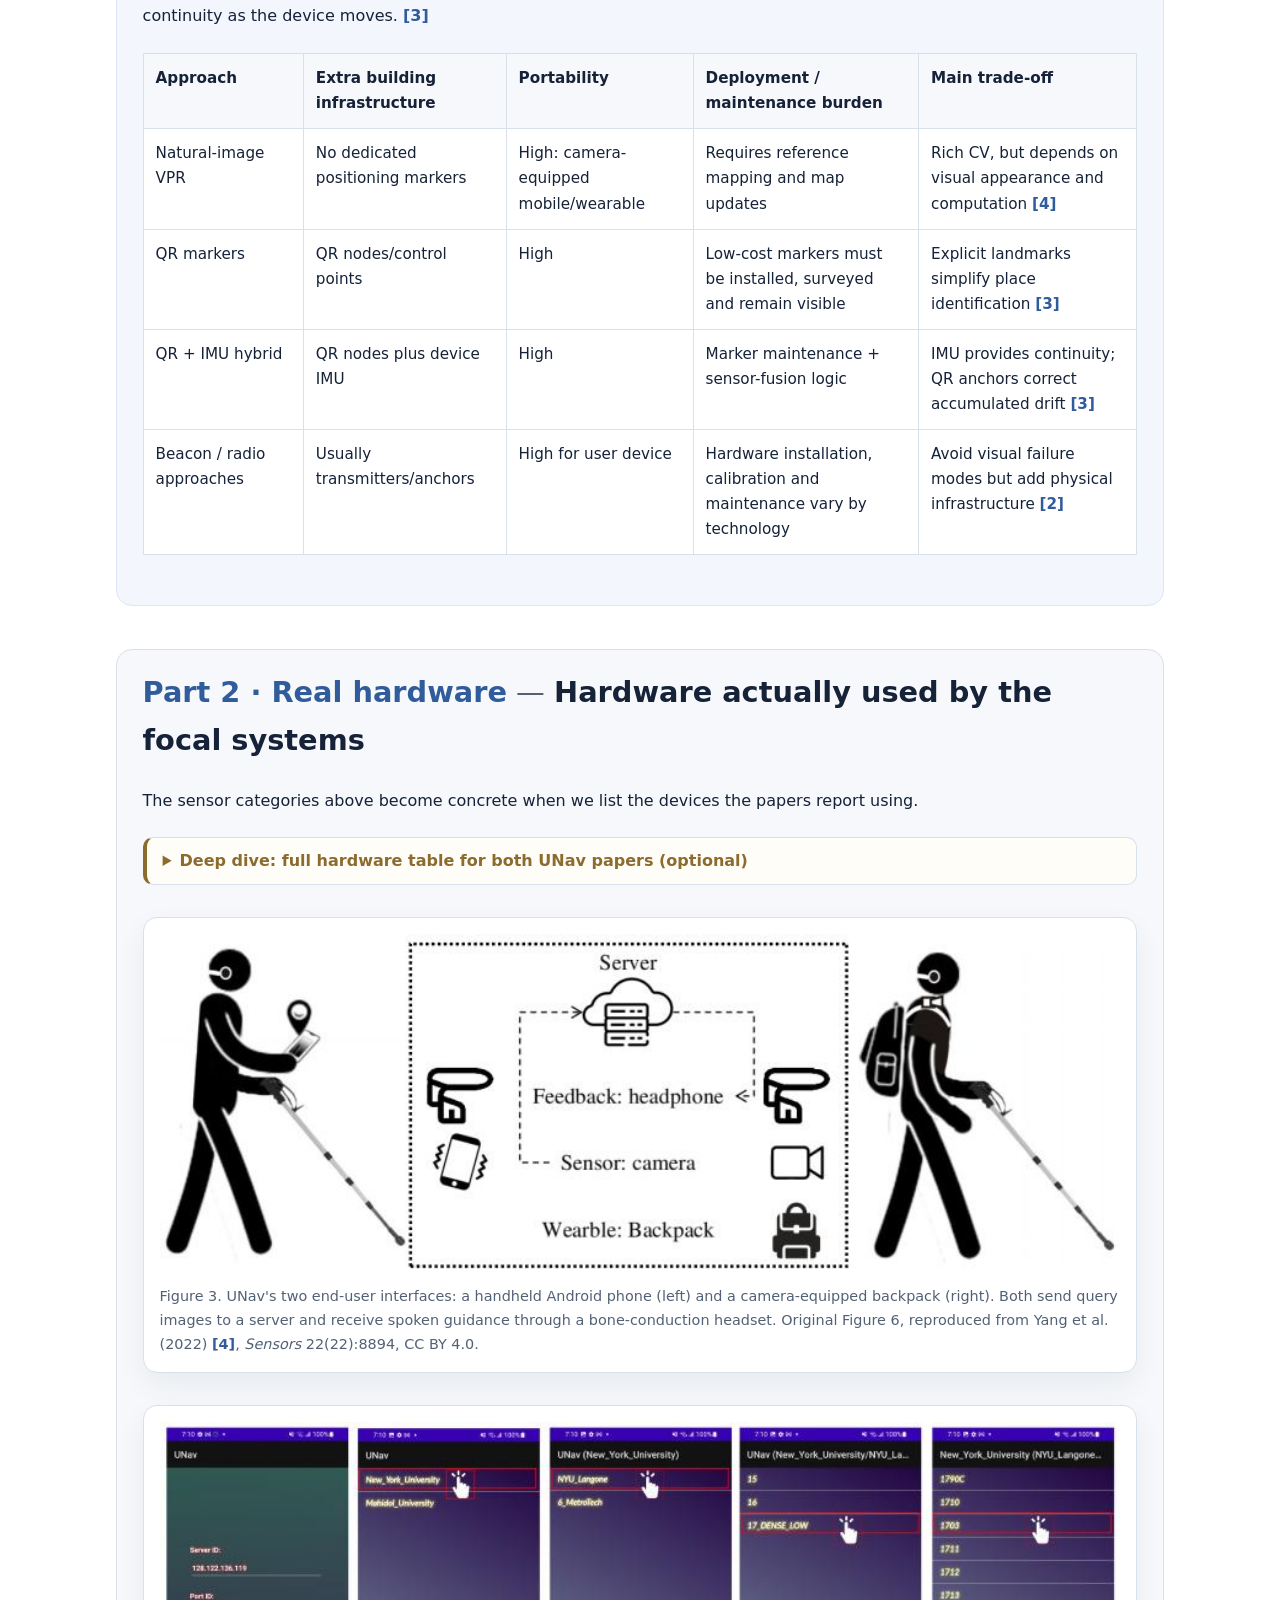
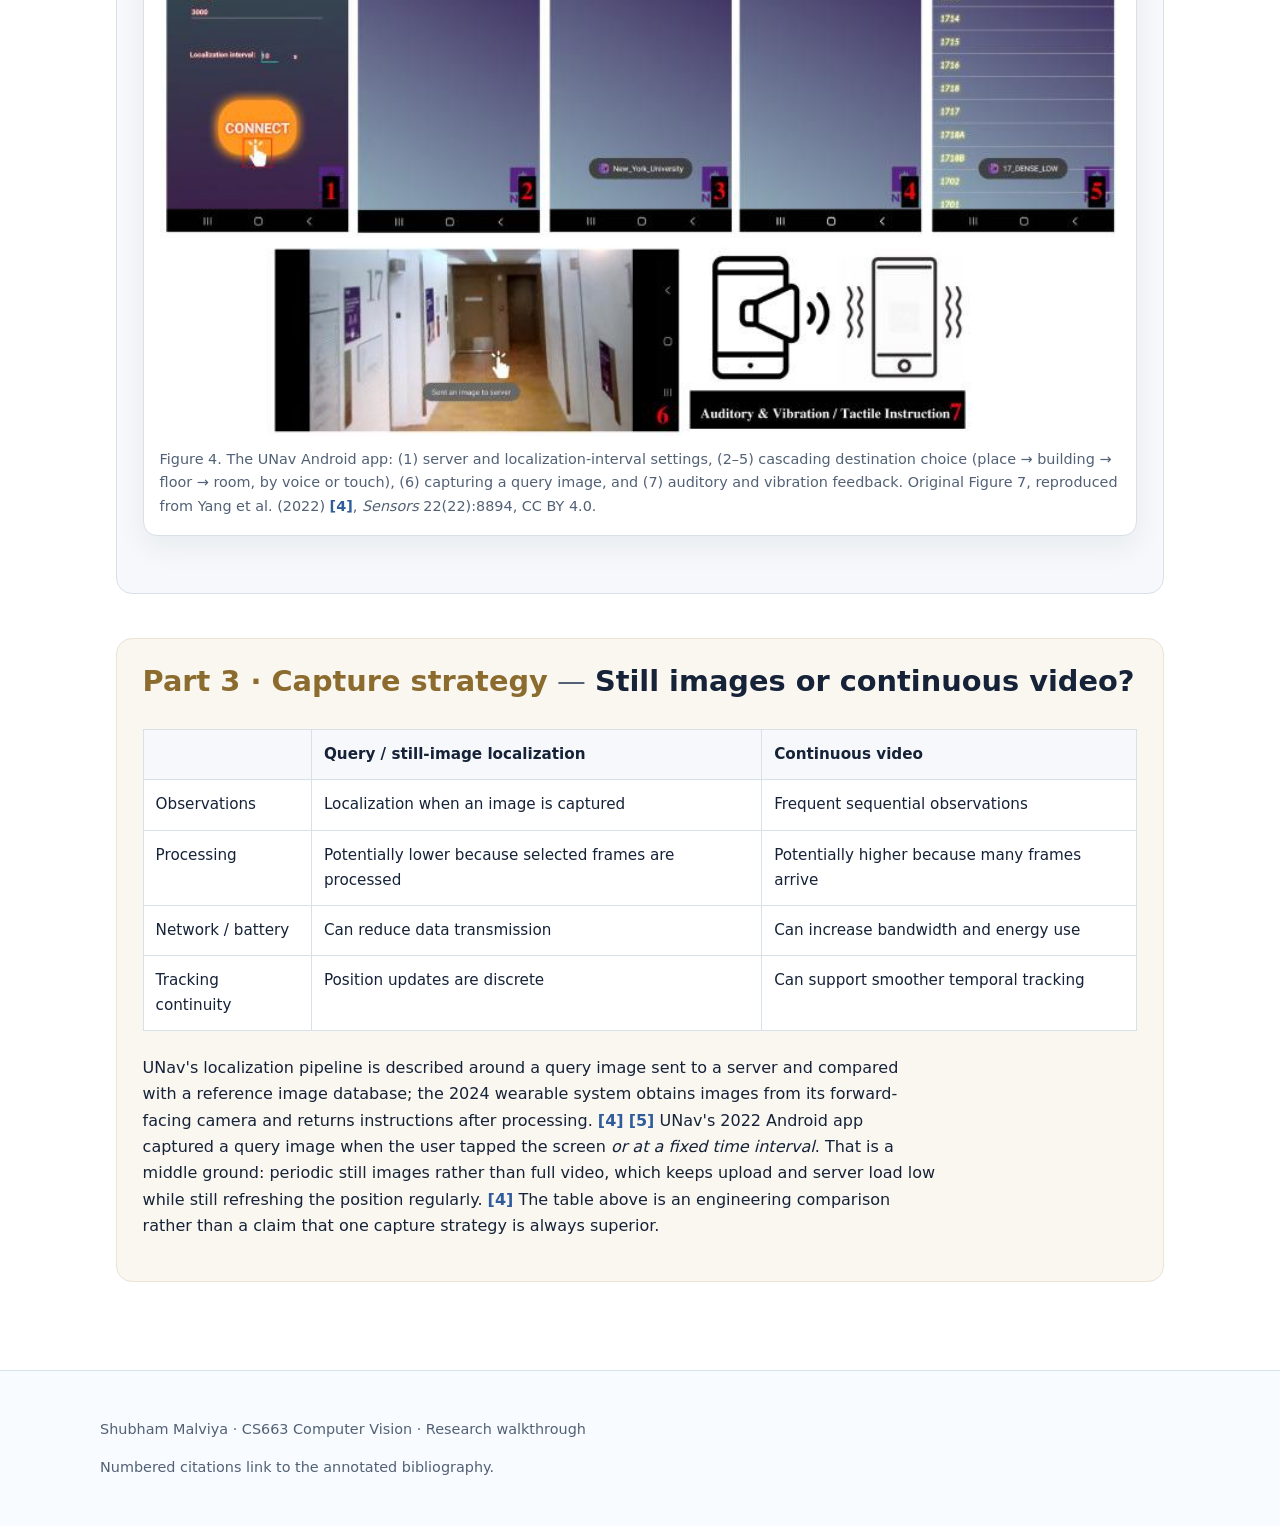
<file: sensors.html>
<!doctype html><html lang="en"><head><meta charset="utf-8"><meta name="viewport" content="width=device-width,initial-scale=1"><title>Sensor Possibilities | Indoor Navigation Using Vision · Research Walkthrough</title><link rel="stylesheet" href="css/style.css?v=10"><script src="js/theme.js?v=10"></script><script src="js/audio.js?v=10" defer></script></head><body><header><div class="brand"><a class="brand-title" href="index.html">Indoor Navigation Using Vision</a><span class="brand-sub">A research walkthrough &nbsp;·&nbsp; CS663 Computer Vision tutorial project</span></div><nav aria-label="Main navigation"><a href="index.html">Introduction</a><a href="sensors.html" aria-current="page">Sensors</a><a href="navigation.html">Localization & Navigation</a><a href="results.html">Successes & Failures</a><a href="challenges.html">Challenges</a><a href="future.html">Future + Quiz</a><a href="bibliography.html">Bibliography</a></nav></header><main><section class="hero"><p class="kicker">02 · Sensors</p><h1>Sensor Possibilities</h1></section><details class="audio-box"><summary><span>Page summary</span><span class="audio-mini"><button class="audio-toggle" type="button" aria-label="Play narration">▶</button><span class="audio-time" aria-live="off">0:00</span></span></summary><audio controls preload="metadata"><source src="audio/sensors.mp3" type="audio/mpeg">Your browser does not support embedded audio.</audio></details>
<p class="lead">Indoor navigation systems can be grouped by what they sense: camera-based, non-camera-based, or hybrid. The choice changes cost, deployment effort, robustness, and the information available to the system. <a class="cite" href="bibliography.html#ref2" aria-label="Reference 2">[2]</a></p>
<figure><img src="images/sensors.svg" alt="Camera based, non camera and hybrid sensor strategies"><figcaption>Figure 2. Sensor strategy categories. Original explanatory diagram following the taxonomy in <a class="cite" href="bibliography.html#ref2" aria-label="Reference 2">[2]</a>.</figcaption></figure>
<section class="group group-tint"><h2><span class="group-tag">Part 1 · Sensing options</span><span class="group-sep"> — </span>Camera-based sensing</h2><p>A smartphone RGB camera is attractive because it is already widely available and captures rich scene information. Images can be used to recognize a QR marker, retrieve visually similar reference images, recognize landmarks, or estimate geometric pose. UNav requires standard RGB images from a mobile app or camera-equipped wearable. <a class="cite" href="bibliography.html#ref4" aria-label="Reference 4">[4]</a> <a class="cite" href="bibliography.html#ref5" aria-label="Reference 5">[5]</a></p>
<h2>Non-camera sensing</h2><p>Indoor systems have also used technologies such as RFID, NFC, Bluetooth beacons, ultra-wideband, infrared, and ultrasound. These can avoid some visual problems, but many approaches require equipment to be installed or maintained in the building. The 2020 review catalogs these technologies and distinguishes them from camera-based systems. <a class="cite" href="bibliography.html#ref2" aria-label="Reference 2">[2]</a></p>
<h2>Hybrid sensing</h2><p>Hybrid designs combine information sources. The QR-map paper is a clear example: the camera reads a QR control point while an inertial measurement unit (IMU) supports positioning between control points. The QR code supplies an absolute reference; inertial sensing helps provide continuity as the device moves. <a class="cite" href="bibliography.html#ref3" aria-label="Reference 3">[3]</a></p>
<table><thead><tr><th>Approach</th><th>Extra building infrastructure</th><th>Portability</th><th>Deployment / maintenance burden</th><th>Main trade-off</th></tr></thead><tbody><tr><td>Natural-image VPR</td><td>No dedicated positioning markers</td><td>High: camera-equipped mobile/wearable</td><td>Requires reference mapping and map updates</td><td>Rich CV, but depends on visual appearance and computation <a class="cite" href="bibliography.html#ref4">[4]</a></td></tr><tr><td>QR markers</td><td>QR nodes/control points</td><td>High</td><td>Low-cost markers must be installed, surveyed and remain visible</td><td>Explicit landmarks simplify place identification <a class="cite" href="bibliography.html#ref3">[3]</a></td></tr><tr><td>QR + IMU hybrid</td><td>QR nodes plus device IMU</td><td>High</td><td>Marker maintenance + sensor-fusion logic</td><td>IMU provides continuity; QR anchors correct accumulated drift <a class="cite" href="bibliography.html#ref3">[3]</a></td></tr><tr><td>Beacon / radio approaches</td><td>Usually transmitters/anchors</td><td>High for user device</td><td>Hardware installation, calibration and maintenance vary by technology</td><td>Avoid visual failure modes but add physical infrastructure <a class="cite" href="bibliography.html#ref2">[2]</a></td></tr></tbody></table>
</section>
<section class="group group-neutral"><h2><span class="group-tag">Part 2 · Real hardware</span><span class="group-sep"> — </span>Hardware actually used by the focal systems</h2>
<p>The sensor categories above become concrete when we list the devices the papers report using.</p>
<details class="deep-dive"><summary>Deep dive: full hardware table for both UNav papers (optional)</summary>
<table><thead><tr><th>Role</th><th>UNav (2022 system paper) <a class="cite" href="bibliography.html#ref4" aria-label="Reference 4">[4]</a></th><th>UNav (2024 user study) <a class="cite" href="bibliography.html#ref5" aria-label="Reference 5">[5]</a></th></tr></thead><tbody>
<tr><td>Mapping sensor</td><td>Consumer 360° camera (Insta360), handheld at about 6 ft</td><td>360° camera walkthrough with three loops per floor</td></tr>
<tr><td>User-side camera</td><td>Android phone camera, or a camera on a wearable backpack</td><td>16 MP autofocus USB camera on the chest strap</td></tr>
<tr><td>User-side compute</td><td>NVIDIA Jetson AGX Xavier in the backpack (also able to run fully offline)</td><td>NVIDIA Jetson Orin in the backpack (client software and networking)</td></tr>
<tr><td>Server compute</td><td>Cloud server doing localization and routing</td><td>NVIDIA DGX A100 node; the authors note it can also run on a laptop with an RTX 2080 Super</td></tr>
<tr><td>Output to user</td><td>Audio instructions via bone-conduction headset; vocal commands via microphone</td><td>Bone-conduction headset with microphone for voice commands</td></tr>
<tr><td>Weight / power</td><td>—</td><td>0.7 kg backpack plus 3.5 kg integrated system including a large battery</td></tr>
</tbody></table>
<p><em>Our observation:</em> the research prototype is heavier than a phone because it includes a dedicated camera, an onboard computer and a battery for multiple trials. The same localization method also runs from a smartphone app, so the backpack mainly provides hands-free use and a stable forward-facing camera. <a class="cite" href="bibliography.html#ref4" aria-label="Reference 4">[4]</a> <a class="cite" href="bibliography.html#ref5" aria-label="Reference 5">[5]</a></p>
</details>
<figure><img src="images/unav22_fig6_devices.jpg" alt="Two UNav user interfaces: a cane user holding a smartphone, and a cane user wearing a backpack with a camera, both receiving feedback through a headphone from a cloud server"><figcaption>Figure 3. UNav's two end-user interfaces: a handheld Android phone (left) and a camera-equipped backpack (right). Both send query images to a server and receive spoken guidance through a bone-conduction headset. Original Figure 6, reproduced from Yang et al. (2022) <a class="cite" href="bibliography.html#ref4" aria-label="Reference 4">[4]</a>, <em>Sensors</em> 22(22):8894, CC BY 4.0.</figcaption></figure>
<figure><img src="images/unav22_fig7_app.jpg" alt="Seven Android app screens: server settings and localization interval, cascading selection of university, building, floor and room, camera capture sending an image to the server, and auditory and vibration instructions"><figcaption>Figure 4. The UNav Android app: (1) server and localization-interval settings, (2–5) cascading destination choice (place → building → floor → room, by voice or touch), (6) capturing a query image, and (7) auditory and vibration feedback. Original Figure 7, reproduced from Yang et al. (2022) <a class="cite" href="bibliography.html#ref4" aria-label="Reference 4">[4]</a>, <em>Sensors</em> 22(22):8894, CC BY 4.0.</figcaption></figure>
</section>
<section class="group group-warm"><h2><span class="group-tag">Part 3 · Capture strategy</span><span class="group-sep"> — </span>Still images or continuous video?</h2><table><thead><tr><th></th><th>Query / still-image localization</th><th>Continuous video</th></tr></thead><tbody><tr><td>Observations</td><td>Localization when an image is captured</td><td>Frequent sequential observations</td></tr><tr><td>Processing</td><td>Potentially lower because selected frames are processed</td><td>Potentially higher because many frames arrive</td></tr><tr><td>Network / battery</td><td>Can reduce data transmission</td><td>Can increase bandwidth and energy use</td></tr><tr><td>Tracking continuity</td><td>Position updates are discrete</td><td>Can support smoother temporal tracking</td></tr></tbody></table><p>UNav's localization pipeline is described around a query image sent to a server and compared with a reference image database; the 2024 wearable system obtains images from its forward-facing camera and returns instructions after processing. <a class="cite" href="bibliography.html#ref4">[4]</a> <a class="cite" href="bibliography.html#ref5">[5]</a> UNav's 2022 Android app captured a query image when the user tapped the screen <em>or at a fixed time interval</em>. That is a middle ground: periodic still images rather than full video, which keeps upload and server load low while still refreshing the position regularly. <a class="cite" href="bibliography.html#ref4" aria-label="Reference 4">[4]</a> The table above is an engineering comparison rather than a claim that one capture strategy is always superior.</p>
</section>
</main><footer><p>Shubham Malviya · CS663 Computer Vision · Research walkthrough</p><p>Numbered citations link to the annotated bibliography.</p></footer></body></html>
</file>
<file: css/style.css>
:root{--ink:#152238;--muted:#526175;--line:#d8e0ea;--panel:#f6f8fb;--accent:#315c9b;--warm:#8b6b2e;--max:1080px}*{box-sizing:border-box}body{margin:0;font-family:Inter,system-ui,-apple-system,BlinkMacSystemFont,"Segoe UI",sans-serif;color:var(--ink);line-height:1.65;background:#fff}header{border-bottom:1px solid var(--line);padding:1rem max(1rem,calc((100% - var(--max))/2));position:sticky;top:0;background:rgba(255,255,255,.97);z-index:10}.brand{display:flex;justify-content:space-between;gap:1rem;align-items:baseline}.brand span{font-size:.82rem;text-transform:uppercase;letter-spacing:.12em;color:var(--muted)}nav{display:flex;gap:.75rem;flex-wrap:wrap;margin-top:.8rem}nav a{color:var(--accent);text-decoration:none;font-size:.9rem}nav a:hover,nav a:focus{text-decoration:underline}main{max-width:var(--max);margin:auto;padding:2.5rem 1rem 5rem}.hero{padding:2.2rem 0 1.2rem;border-bottom:1px solid var(--line)}.hero h1{font-size:clamp(2.2rem,6vw,4.6rem);line-height:1.02;margin:.2rem 0 1rem;max-width:900px}.kicker{text-transform:uppercase;letter-spacing:.13em;font-size:.82rem;color:var(--accent);font-weight:700}h2{font-size:1.8rem;margin-top:3rem}h3{font-size:1.25rem;margin-top:2rem}p{max-width:78ch}.lead{font-size:1.2rem;color:var(--muted)}.cite{font-weight:700;color:var(--accent);text-decoration:none}.audio-box,.callout{margin:1.5rem 0;padding:1rem 1.2rem;background:var(--panel);border-left:4px solid var(--accent);border-radius:8px}.audio-box audio{width:min(520px,100%)}figure{margin:2rem 0;padding:1rem;border:1px solid var(--line);border-radius:14px;background:#fff}figure img{display:block;width:100%;height:auto}figcaption{font-size:.9rem;color:var(--muted);margin-top:.75rem}.grid{display:grid;grid-template-columns:repeat(2,minmax(0,1fr));gap:1rem}.card{padding:1.2rem;border:1px solid var(--line);border-radius:12px;background:var(--panel)}table{border-collapse:collapse;width:100%;margin:1.5rem 0;font-size:.95rem}th,td{border:1px solid var(--line);padding:.75rem;vertical-align:top}th{text-align:left;background:var(--panel)}pre{background:#101827;color:#f7fafc;padding:1.2rem;border-radius:10px;overflow:auto}code{font-family:"SFMono-Regular",Consolas,monospace}.quiz{margin-top:2rem}.question{border:1px solid var(--line);padding:1.2rem;border-radius:12px;margin:1rem 0}.question label{display:block;margin:.45rem 0}.feedback{font-weight:700;margin-top:.6rem}.ref{padding:1.2rem 0;border-bottom:1px solid var(--line)}.rating{display:inline-block;padding:.15rem .55rem;border-radius:999px;background:#e8eef8;font-size:.82rem;font-weight:700}footer{border-top:1px solid var(--line);padding:2rem max(1rem,calc((100% - var(--max))/2));color:var(--muted);font-size:.9rem}@media(max-width:720px){.grid{grid-template-columns:1fr}.brand{display:block}.hero h1{font-size:2.5rem}header{position:static}table{font-size:.82rem}}

.research-link{margin:1.25rem 0;padding:1rem 1.2rem;border:1px dashed var(--accent);border-radius:10px;background:#f9fbff}.research-link a{color:var(--accent);font-weight:700}.research-link a:hover{text-decoration:none}

:root{--accent-dark:#1f3d6d}html{scroll-behavior:smooth}body{background:linear-gradient(180deg,#f8fbff 0,#fff 28rem)}header{background:rgba(255,255,255,.94);backdrop-filter:blur(12px);box-shadow:0 8px 24px rgba(21,34,56,.05)}.brand strong{font-size:1.05rem}nav{gap:.55rem}nav a{padding:.28rem .55rem;border-radius:999px}nav a:hover,nav a:focus{color:#fff;background:var(--accent);text-decoration:none}.hero h1{letter-spacing:-.035em}.cite:hover,.cite:focus{text-decoration:underline}.audio-box,.callout{background:linear-gradient(135deg,#f6f8fb,#eef4ff);border:1px solid #dbe6f6;border-left:4px solid var(--accent);border-radius:12px}figure{box-shadow:0 12px 30px rgba(21,34,56,.06)}.card{background:linear-gradient(145deg,#fff,#f5f8fc);box-shadow:0 8px 22px rgba(21,34,56,.05)}table{display:block;overflow-x:auto}th,td{min-width:9rem}footer{background:#f8fbff}

main{display:flex;flex-direction:column}
main>.audio-box{order:99}
nav a[aria-current="page"]{color:#fff;background:var(--accent);border-radius:14px 14px 0 0;padding-top:.45rem;padding-bottom:.75rem;margin-bottom:-.75rem;box-shadow:0 3px 10px rgba(49,92,155,.22)}

main>.audio-box{position:fixed;top:8.5rem;right:1rem;width:min(20vw,280px);min-width:180px;margin:0;padding:.45rem .65rem;z-index:20;box-shadow:0 10px 28px rgba(21,34,56,.16)}
main>.audio-box summary{cursor:pointer;font-weight:700;color:var(--accent);list-style:none;display:flex;align-items:center;gap:.45rem}
main>.audio-box summary::-webkit-details-marker{display:none}
main>.audio-box summary::before{content:"▸";font-size:1.1rem}
main>.audio-box[open] summary::before{content:"▾"}
main>.audio-box p{font-size:.78rem;line-height:1.35;margin:.55rem 0}
main>.audio-box audio{width:100%;height:34px}
main>.audio-box .audio-mini{display:inline-flex;align-items:center;gap:.35rem;margin-left:auto}
main>.audio-box .audio-toggle{border:0;border-radius:50%;width:1.65rem;height:1.65rem;background:var(--accent);color:#fff;cursor:pointer;font-size:.8rem;line-height:1}
main>.audio-box .audio-time{font-size:.72rem;color:var(--muted);font-variant-numeric:tabular-nums}
@media(max-width:720px){main>.audio-box{right:.65rem;width:min(48vw,240px);min-width:0;top:7.5rem}}

.table-note{font-size:.88rem;color:var(--muted);margin-top:-.8rem}main ol,main ul{max-width:78ch}main li{margin:.35rem 0}h4{font-size:1.05rem;margin:1.6rem 0 .4rem;color:var(--accent-dark)}
details.deep-dive{margin:1.4rem 0;border:1px solid var(--line);border-left:4px solid var(--warm);border-radius:10px;padding:.6rem 1rem;background:#fffdf8}details.deep-dive>summary{cursor:pointer;font-weight:700;color:var(--warm)}details.deep-dive[open]>summary{margin-bottom:.6rem}
figure img.fig-small{max-width:560px;margin:0 auto}figure img.fig-medium{max-width:520px;margin:0 auto}

/* ---------- Sunrise / sunset reading theme ---------- */
.theme-toggle{position:fixed;right:1.25rem;bottom:1.5rem;z-index:30;width:3.4rem;height:3.4rem;padding:0;border:0;border-radius:50%;cursor:pointer;background:transparent;overflow:hidden;isolation:isolate;
  box-shadow:0 0 0 3px rgba(255,150,60,.22),0 0 22px 5px rgba(255,120,40,.38),0 16px 36px rgba(15,22,32,.42),0 5px 12px rgba(15,22,32,.25);
  transition:box-shadow .9s ease .15s,transform .25s ease}
.theme-toggle:hover{transform:scale(1.07)}
.theme-toggle:active{transform:scale(.96)}
.theme-toggle:focus-visible{outline:3px solid var(--accent);outline-offset:5px}
.theme-toggle .sun{position:absolute;inset:0;border-radius:50%;background:radial-gradient(circle,#fff8d6 0,#ffe066 18%,#ffc233 36%,#ff9a26 58%,#ff6f1c 80%,#e8471a 100%);box-shadow:inset 0 0 0 1.5px rgba(255,190,120,.85),inset 0 0 10px 2px rgba(255,236,180,.45)}
.theme-toggle .moon{position:absolute;inset:2px;border-radius:50%;background:radial-gradient(circle at 42% 40%,#1d2635 0,#0c1119 62%,#07090e 100%);box-shadow:inset 0 0 6px rgba(255,190,110,.18);transform:translateX(118%);transition:transform .8s cubic-bezier(.65,0,.35,1)}
.theme-toggle:hover .moon{transform:translateX(96%)}
.theme-toggle::after{content:"";position:absolute;top:3%;right:3%;width:26%;height:26%;border-radius:50%;background:radial-gradient(circle,#fff 0,rgba(255,244,214,.9) 35%,rgba(255,214,140,0) 70%);opacity:0;pointer-events:none;z-index:2}
html[data-theme="dark"] .theme-toggle{box-shadow:0 0 0 1.5px rgba(255,218,158,.95),0 0 16px 5px rgba(255,180,95,.75),0 0 44px 18px rgba(255,150,60,.36),0 0 96px 38px rgba(255,140,50,.15)}
html[data-theme="dark"] .theme-toggle:hover{box-shadow:0 0 0 1.5px rgba(255,224,170,1),0 0 20px 6px rgba(255,185,100,.85),0 0 52px 22px rgba(255,150,60,.42),0 0 110px 44px rgba(255,140,50,.18)}
html[data-theme="dark"] .theme-toggle .sun{background:radial-gradient(circle,#ffe6b0 0,#ffb060 70%,#ff8a3a 100%)}
html[data-theme="dark"] .theme-toggle .moon,html[data-theme="dark"] .theme-toggle:hover .moon{transform:translateX(0)}
html[data-theme="dark"] .theme-toggle.just-toggled::after{animation:diamond-ring 1.1s ease .62s 1}
@keyframes diamond-ring{0%{opacity:0;transform:scale(.4)}35%{opacity:1;transform:scale(1.25)}100%{opacity:0;transform:scale(.8)}}
@media (prefers-reduced-motion:reduce){.theme-toggle,.theme-toggle .moon{transition:none}.theme-toggle.just-toggled::after{animation:none}}
html{color-scheme:light}
html[data-theme="dark"]{color-scheme:dark;--ink:#e3e8ef;--muted:#a7b2c2;--line:#2c3a4f;--panel:#172131;--accent:#8db3ea;--accent-dark:#b4cdf2;--warm:#d6b06a}
html[data-theme="dark"] body{background:linear-gradient(180deg,#121a26 0,#0f1620 28rem);background-color:#0f1620}
html[data-theme="dark"] header{background:rgba(15,22,32,.94);box-shadow:0 8px 24px rgba(0,0,0,.35)}
html[data-theme="dark"] nav a:hover,html[data-theme="dark"] nav a:focus,html[data-theme="dark"] nav a[aria-current="page"]{color:#0f1620;background:var(--accent)}
html[data-theme="dark"] .audio-box,html[data-theme="dark"] .callout{background:linear-gradient(135deg,#172131,#1a2638);border-color:#2c3a4f;border-left-color:var(--accent)}
html[data-theme="dark"] figure{background:#172131;border-color:#2c3a4f;box-shadow:none}
html[data-theme="dark"] figure img{background:#f4f6f9;border-radius:6px}
html[data-theme="dark"] .card{background:#172131}
html[data-theme="dark"] th{background:#1c283a}
html[data-theme="dark"] pre{background:#0a0f17;border:1px solid #2c3a4f}
html[data-theme="dark"] .research-link{background:#152030}
html[data-theme="dark"] details.deep-dive{background:#1a1d1f;border-color:#3a3528;border-left-color:var(--warm)}
html[data-theme="dark"] footer{background:#121a26}
html[data-theme="dark"] .rating{background:#24324a;color:var(--ink)}
html[data-theme="dark"] .quiz button{background:#172131}
html[data-theme="dark"] .quiz button[type="submit"]{background:var(--accent);color:#0f1620}
html[data-theme="dark"] .quiz .question label.answer-correct{background:#173826;color:#bfe8cf;border-color:#4fae7a}
html[data-theme="dark"] .quiz .question label.answer-incorrect{background:#3d1d1f;color:#f3c4c4;border-color:#d06a6a}
html[data-theme="dark"] .quiz .feedback-correct{color:#8fd6ac}
html[data-theme="dark"] .quiz .feedback-incorrect{color:#f0a3a3}
html[data-theme="dark"] main>.audio-box .audio-toggle{color:#0f1620;background:var(--accent)}
@media(max-width:720px){.theme-toggle{right:1rem;bottom:1.1rem;width:3rem;height:3rem}}

/* ---------- Header brand ---------- */
.brand{display:flex;justify-content:space-between;align-items:baseline;gap:1rem;flex-wrap:wrap}
.brand .brand-title{font-weight:800;font-size:1.15rem;letter-spacing:-.01em;color:var(--ink);text-decoration:none}
.brand .brand-title:hover{color:var(--accent)}
.brand .brand-sub{font-size:.8rem;letter-spacing:.08em;text-transform:uppercase;color:var(--muted)}
@media(max-width:720px){.brand{display:block}.brand .brand-sub{display:block;margin-top:.15rem}}

/* ---------- Content groups (tints of the existing palette only) ---------- */
.group{margin:2.2rem 0 .5rem;padding:.6rem 1.6rem 1.6rem;border-radius:16px;border:1px solid var(--line)}
.group>h2:first-of-type{margin-top:.6rem}
.group-label{margin:.9rem 0 0;font-size:.74rem;font-weight:700;letter-spacing:.13em;text-transform:uppercase;color:var(--accent)}
.group-tint{background:#f3f7fd;border-color:#dbe6f6}
.group-neutral{background:var(--panel)}
.group-warm{background:#faf7f1;border-color:#ece3d2}
.group-warm .group-label{color:var(--warm)}
.group figure,.group .card{background:#fff}
.group table{background:#fff}
html[data-theme="dark"] .group-tint{background:#141e2c;border-color:#24324a}
html[data-theme="dark"] .group-neutral{background:#151c27}
html[data-theme="dark"] .group-warm{background:#1a1916;border-color:#332c20}
html[data-theme="dark"] .group figure,html[data-theme="dark"] .group .card,html[data-theme="dark"] .group table{background:#172131}
@media(max-width:720px){.group{padding:.4rem 1rem 1.2rem;margin-left:-.25rem;margin-right:-.25rem}}
@media(max-width:720px){main>.audio-box{top:auto;bottom:1rem;left:.65rem;right:auto;width:min(62vw,240px)}}

/* merged group label + heading on one line */
.group h2 .group-tag{color:var(--accent)}.group-warm h2 .group-tag{color:var(--warm)}.group h2 .group-sep{color:var(--muted);font-weight:400}
</file>
<file: css/quiz.css>
/* Feedback is scoped to the quiz. */
.quiz .question label {
  padding: .65rem .8rem;
  border: 2px solid transparent;
  border-radius: 8px;
  cursor: pointer;
}
.quiz .question label:focus-within {
  outline: 2px solid var(--accent);
  outline-offset: 2px;
}
.quiz .question input { margin-right: .4rem; }
.quiz .question label.answer-correct {
  background: #e2f3e8;
  border-color: #368659;
  color: #1e623c;
}
.quiz .question label.answer-incorrect {
  background: #fbe4e4;
  border-color: #c85454;
  color: #a13232;
}
.quiz .answer-status {
  display: block;
  margin-top: .3rem;
  font-size: .85rem;
  font-weight: 700;
}
.quiz .question-feedback { margin: .8rem 0 0; }
.quiz .feedback-correct { color: #1e623c; }
.quiz .feedback-incorrect { color: #a13232; }
.quiz .quiz-actions { display: flex; flex-wrap: wrap; gap: .65rem; }
.quiz button {
  padding: .65rem 1.1rem;
  border: 1px solid var(--accent);
  border-radius: 8px;
  background: #fff;
  color: var(--accent);
  font: inherit;
  font-weight: 600;
  cursor: pointer;
}
.quiz button[type="submit"] { background: var(--accent); color: #fff; }
.quiz button:hover:not(:disabled) { filter: brightness(.9); }
.quiz button:focus-visible { outline: 3px solid var(--accent); outline-offset: 3px; }
.quiz button:disabled { opacity: .55; cursor: default; }
.quiz .feedback { padding-top: .5rem; }
</file>
